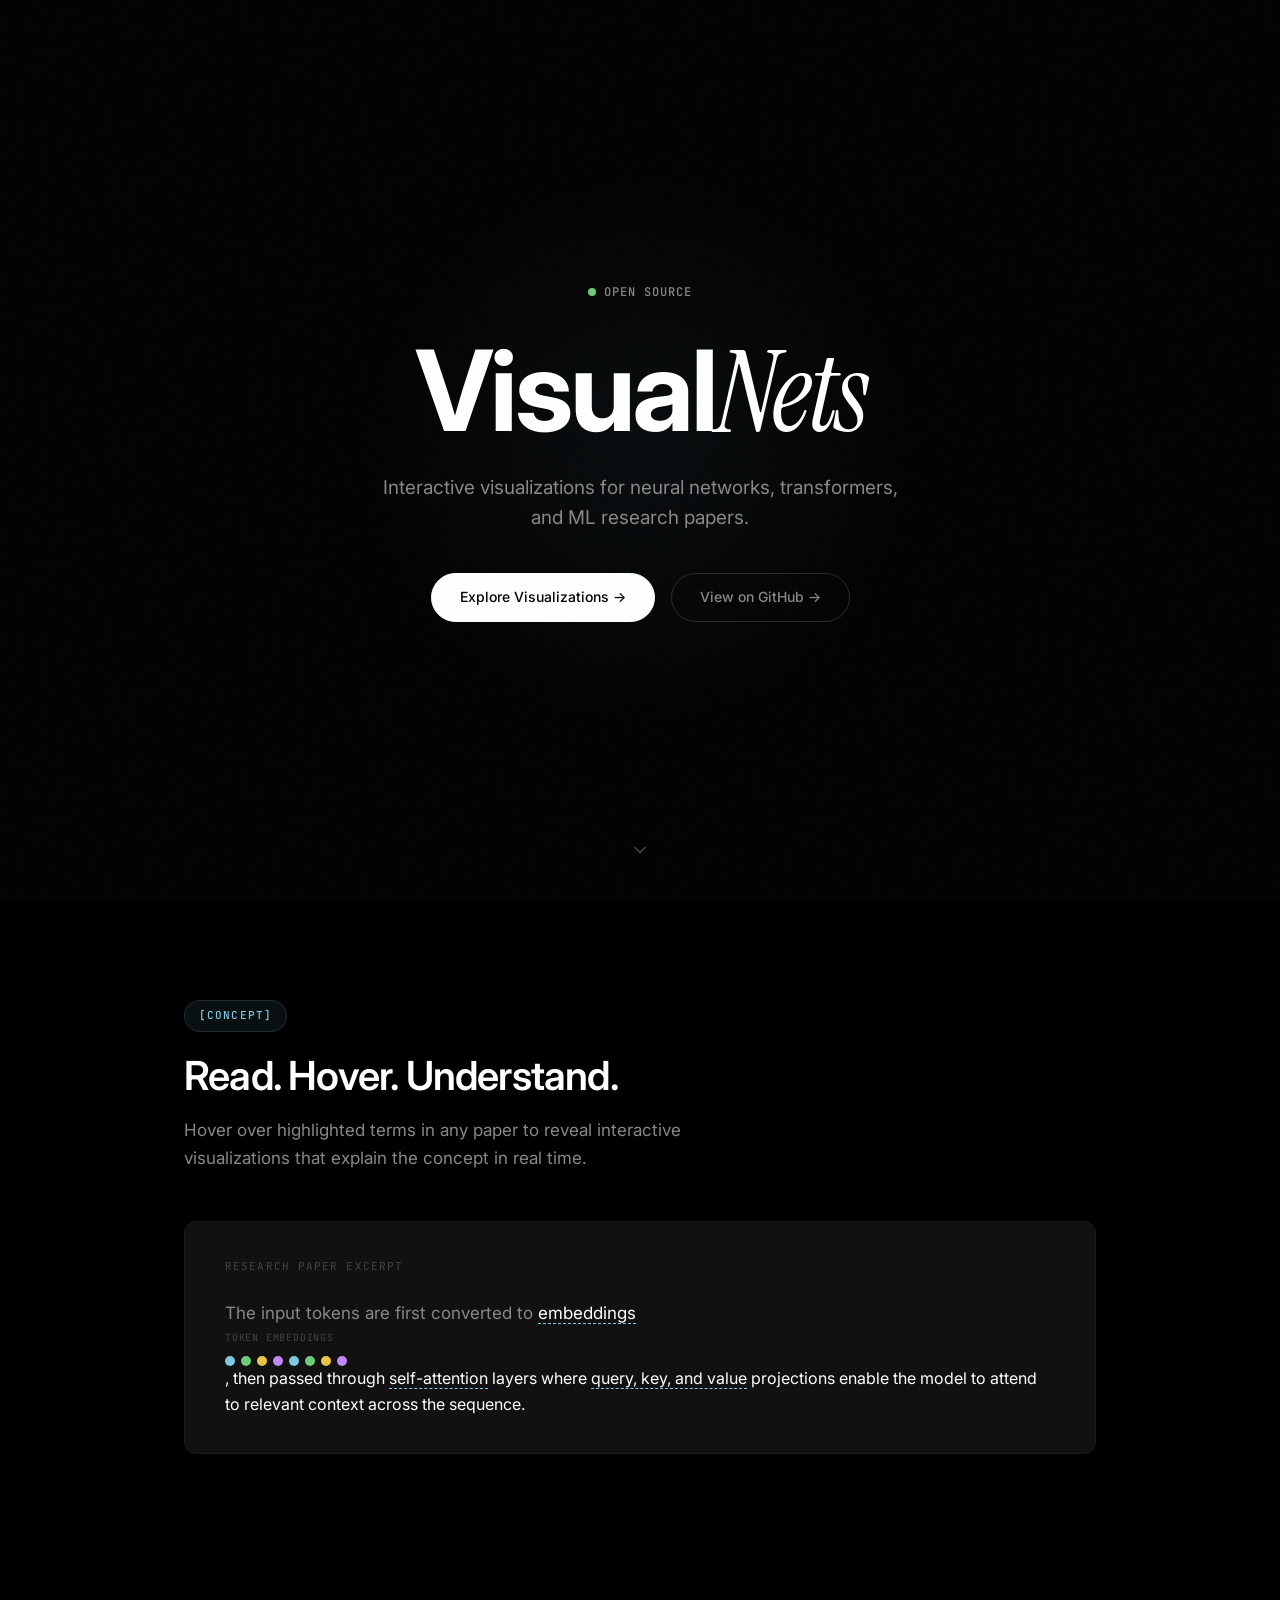
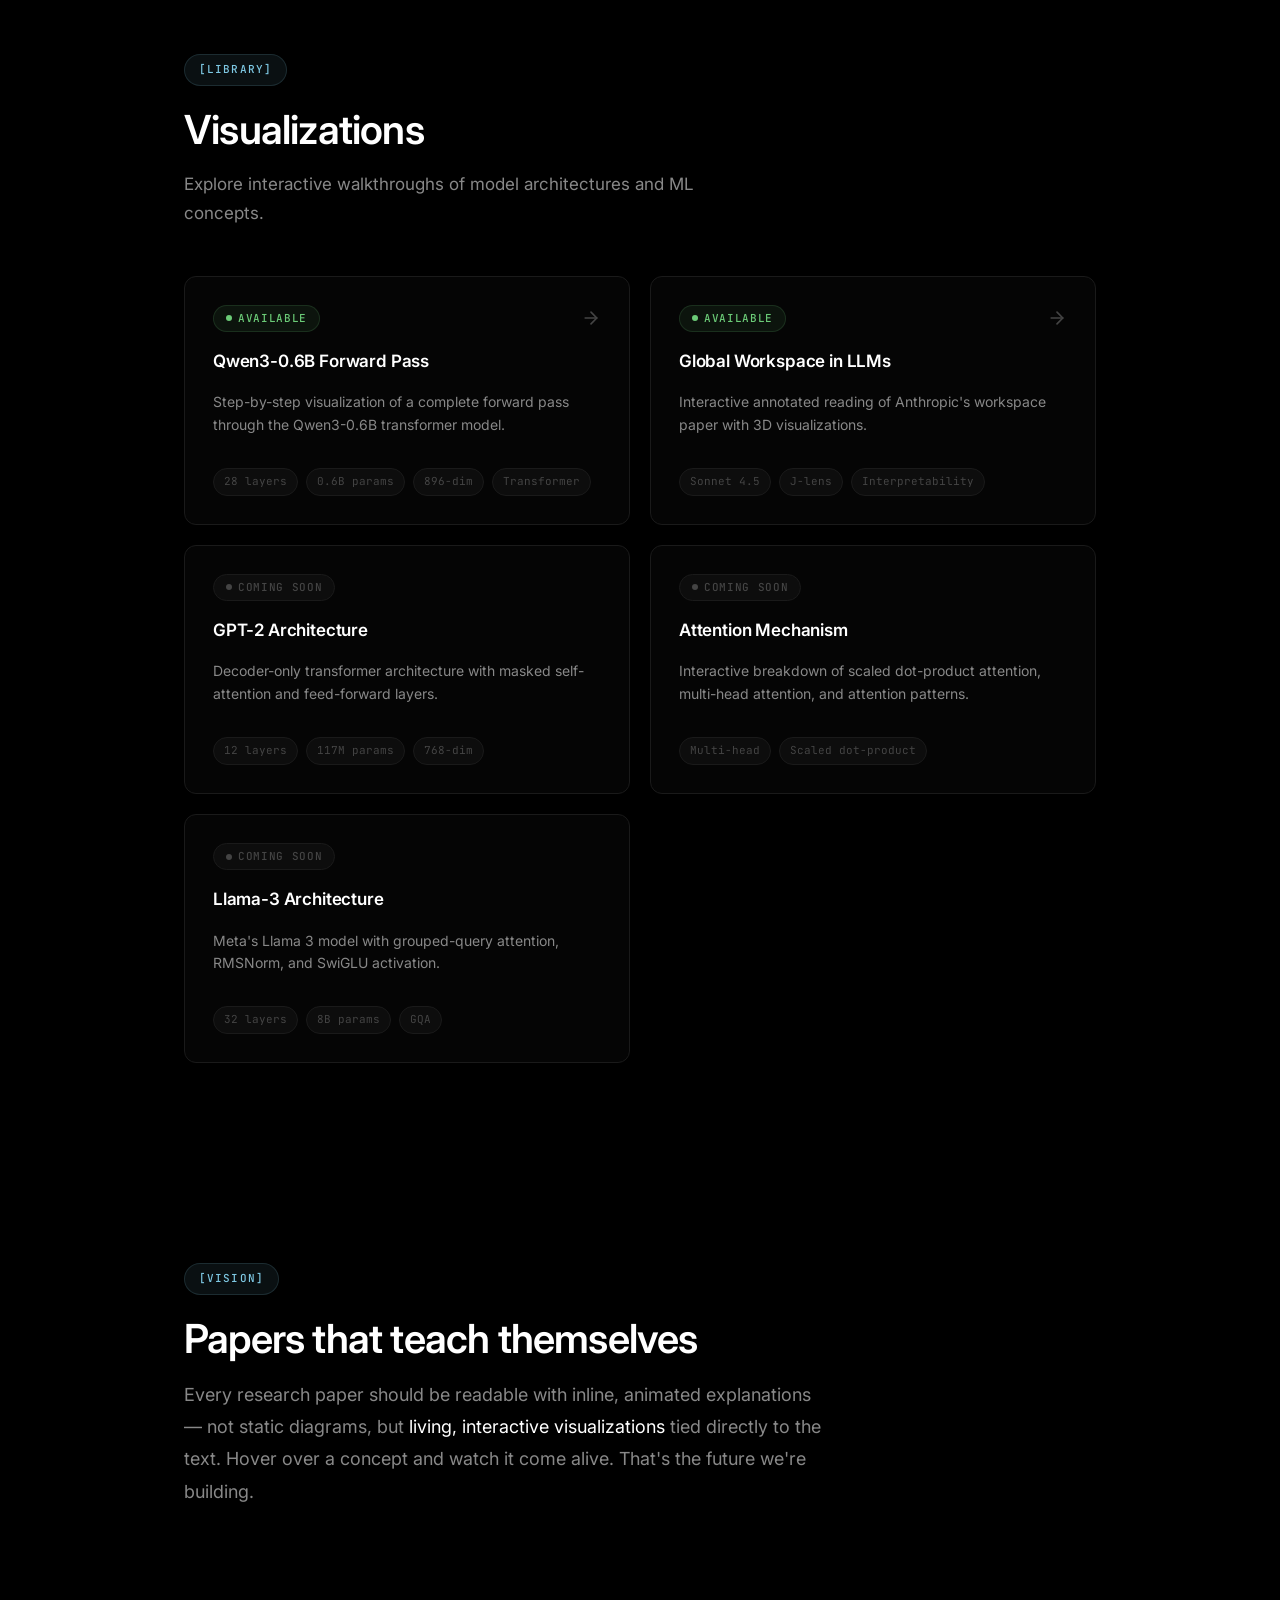
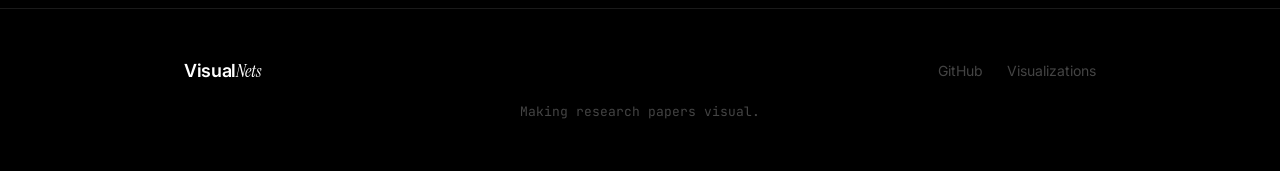
<file: index.html>
<!DOCTYPE html>
<html lang="en">
<head>
  <meta charset="UTF-8">
  <meta name="viewport" content="width=device-width, initial-scale=1.0">
  <title>visualNets — Interactive Neural Network Visualizations</title>
  <meta name="description" content="Interactive visualizations for neural networks, transformers, and ML research papers.">

  <!-- Fonts -->
  <link rel="preconnect" href="https://fonts.googleapis.com">
  <link rel="preconnect" href="https://fonts.gstatic.com" crossorigin>
  <link href="https://fonts.googleapis.com/css2?family=Instrument+Serif:ital@1&family=Inter:wght@400;500;600;700&family=JetBrains+Mono:wght@400;500&display=swap" rel="stylesheet">

  <link rel="stylesheet" href="styles.css">
</head>
<body>

  <!-- ═══ HERO ═══ -->
  <section class="hero">
    <div class="hero-glow" aria-hidden="true"></div>
    <div class="hero-content container">
      <div class="hero-badge">
        <span class="pulse-dot" aria-hidden="true"></span>
        Open Source
      </div>
      <h1 class="hero-title">
        <span class="hero-title-visual">Visual</span><span class="hero-title-nets">Nets</span>
      </h1>
      <p class="hero-subtitle">
        Interactive visualizations for neural networks, transformers, and ML research papers.
      </p>
      <div class="hero-ctas">
        <a href="#library" class="btn btn-primary">Explore Visualizations &rarr;</a>
        <a href="https://github.com/singhdevhub-lovepreet/visualNets" class="btn btn-ghost" target="_blank" rel="noopener noreferrer">View on GitHub &rarr;</a>
      </div>
    </div>
    <div class="scroll-indicator" aria-hidden="true">
      <svg viewBox="0 0 24 24" fill="none" stroke="currentColor" stroke-width="2" stroke-linecap="round" stroke-linejoin="round">
        <polyline points="6 9 12 15 18 9"></polyline>
      </svg>
    </div>
  </section>

  <!-- ═══ CONCEPT PREVIEW ═══ -->
  <section class="concept" id="concept">
    <div class="container">
      <div class="reveal">
        <span class="section-label">[concept]</span>
        <h2 class="section-heading">Read. Hover. Understand.</h2>
        <p class="section-subtitle">
          Hover over highlighted terms in any paper to reveal interactive visualizations that explain the concept in real time.
        </p>
      </div>

      <div class="concept-demo reveal" style="--d: 0.15s">
        <div class="paper-card">
          <div class="paper-card-label">Research paper excerpt</div>
          <p class="paper-text">
            The input tokens are first converted to
            <span class="hover-target" data-viz="embeddings">embeddings<span class="hover-viz" id="viz-embeddings">
                <div class="hover-viz-label">Token Embeddings</div>
                <div class="embedding-dots">
                  <span class="embedding-dot" style="background: #7ec8e3"></span>
                  <span class="embedding-dot" style="background: #6bcb77"></span>
                  <span class="embedding-dot" style="background: #e8c547"></span>
                  <span class="embedding-dot" style="background: #c084fc"></span>
                  <span class="embedding-dot" style="background: #7ec8e3"></span>
                  <span class="embedding-dot" style="background: #6bcb77"></span>
                  <span class="embedding-dot" style="background: #e8c547"></span>
                  <span class="embedding-dot" style="background: #c084fc"></span>
                </div>
              </span></span>, then passed
            through
            <span class="hover-target" data-viz="attention">self-attention<span class="hover-viz" id="viz-attention">
                <div class="hover-viz-label">Attention Heatmap</div>
                <div class="attention-grid" id="attention-grid">
                  <!-- cells generated by JS -->
                </div>
              </span></span>
            layers where
            <span class="hover-target" data-viz="qkv">query, key, and value<span class="hover-viz" id="viz-qkv">
                <div class="hover-viz-label">QKV Projections</div>
                <div class="qkv-vectors">
                  <div class="qkv-vector">
                    <div class="qkv-bar" style="width: 10px; height: 32px; background: #e8c547;"></div>
                    <span style="color: #e8c547;">Q</span>
                  </div>
                  <div class="qkv-vector">
                    <div class="qkv-bar" style="width: 10px; height: 44px; background: #6bcb77;"></div>
                    <span style="color: #6bcb77;">K</span>
                  </div>
                  <div class="qkv-vector">
                    <div class="qkv-bar" style="width: 10px; height: 28px; background: #c084fc;"></div>
                    <span style="color: #c084fc;">V</span>
                  </div>
                </div>
              </span></span>
            projections enable the model to attend to relevant context across the sequence.
          </p>
        </div>
      </div>
    </div>
  </section>

  <!-- ═══ LIBRARY ═══ -->
  <section class="library" id="library">
    <div class="container">
      <div class="reveal">
        <span class="section-label">[library]</span>
        <h2 class="section-heading">Visualizations</h2>
        <p class="section-subtitle">
          Explore interactive walkthroughs of model architectures and ML concepts.
        </p>
      </div>

      <div class="viz-grid">
        <!-- Qwen3 -->
        <a href="qwen3-visualizer-package/qwen3-visualizer.html" class="card viz-card viz-card--available reveal" style="--d: 0.1s">
          <div class="viz-card-header">
            <span class="status-pill status-pill--available">
              <span class="status-dot"></span>
              Available
            </span>
            <svg class="viz-card-arrow" width="20" height="20" viewBox="0 0 24 24" fill="none" stroke="currentColor" stroke-width="2" stroke-linecap="round" stroke-linejoin="round">
              <line x1="5" y1="12" x2="19" y2="12"></line>
              <polyline points="12 5 19 12 12 19"></polyline>
            </svg>
          </div>
          <h3 class="viz-card-title">Qwen3-0.6B Forward Pass</h3>
          <p class="viz-card-desc">Step-by-step visualization of a complete forward pass through the Qwen3-0.6B transformer model.</p>
          <div class="spec-chips">
            <span class="spec-chip">28 layers</span>
            <span class="spec-chip">0.6B params</span>
            <span class="spec-chip">896-dim</span>
            <span class="spec-chip">Transformer</span>
          </div>
        </a>

        <!-- Global Workspace -->
        <a href="workspace-paper/workspace.html" class="card viz-card viz-card--available reveal" style="--d: 0.2s">
          <div class="viz-card-header">
            <span class="status-pill status-pill--available">
              <span class="status-dot"></span>
              Available
            </span>
            <svg class="viz-card-arrow" width="20" height="20" viewBox="0 0 24 24" fill="none" stroke="currentColor" stroke-width="2" stroke-linecap="round" stroke-linejoin="round">
              <line x1="5" y1="12" x2="19" y2="12"></line>
              <polyline points="12 5 19 12 12 19"></polyline>
            </svg>
          </div>
          <h3 class="viz-card-title">Global Workspace in LLMs</h3>
          <p class="viz-card-desc">Interactive annotated reading of Anthropic's workspace paper with 3D visualizations.</p>
          <div class="spec-chips">
            <span class="spec-chip">Sonnet 4.5</span>
            <span class="spec-chip">J-lens</span>
            <span class="spec-chip">Interpretability</span>
          </div>
        </a>

        <!-- GPT-2 placeholder -->
        <div class="card viz-card viz-card--disabled reveal" style="--d: 0.3s">
          <div class="viz-card-header">
            <span class="status-pill status-pill--coming">
              <span class="status-dot"></span>
              Coming Soon
            </span>
          </div>
          <h3 class="viz-card-title">GPT-2 Architecture</h3>
          <p class="viz-card-desc">Decoder-only transformer architecture with masked self-attention and feed-forward layers.</p>
          <div class="spec-chips">
            <span class="spec-chip">12 layers</span>
            <span class="spec-chip">117M params</span>
            <span class="spec-chip">768-dim</span>
          </div>
        </div>

        <!-- Attention Mechanism placeholder -->
        <div class="card viz-card viz-card--disabled reveal" style="--d: 0.4s">
          <div class="viz-card-header">
            <span class="status-pill status-pill--coming">
              <span class="status-dot"></span>
              Coming Soon
            </span>
          </div>
          <h3 class="viz-card-title">Attention Mechanism</h3>
          <p class="viz-card-desc">Interactive breakdown of scaled dot-product attention, multi-head attention, and attention patterns.</p>
          <div class="spec-chips">
            <span class="spec-chip">Multi-head</span>
            <span class="spec-chip">Scaled dot-product</span>
          </div>
        </div>

        <!-- Llama-3 placeholder -->
        <div class="card viz-card viz-card--disabled reveal" style="--d: 0.5s">
          <div class="viz-card-header">
            <span class="status-pill status-pill--coming">
              <span class="status-dot"></span>
              Coming Soon
            </span>
          </div>
          <h3 class="viz-card-title">Llama-3 Architecture</h3>
          <p class="viz-card-desc">Meta's Llama 3 model with grouped-query attention, RMSNorm, and SwiGLU activation.</p>
          <div class="spec-chips">
            <span class="spec-chip">32 layers</span>
            <span class="spec-chip">8B params</span>
            <span class="spec-chip">GQA</span>
          </div>
        </div>
      </div>
    </div>
  </section>

  <!-- ═══ VISION ═══ -->
  <section class="vision" id="vision">
    <div class="container">
      <div class="reveal">
        <span class="section-label">[vision]</span>
        <h2 class="section-heading">Papers that teach themselves</h2>
      </div>
      <p class="vision-text reveal" style="--d: 0.15s">
        Every research paper should be readable with inline, animated explanations &mdash; not static diagrams, but <em>living, interactive visualizations</em> tied directly to the text. Hover over a concept and watch it come alive. That's the future we're building.
      </p>
    </div>
  </section>

  <!-- ═══ FOOTER ═══ -->
  <footer class="footer">
    <div class="container">
      <div class="footer-inner">
        <div class="footer-wordmark">Visual<span>Nets</span></div>
        <nav class="footer-links">
          <a href="https://github.com/singhdevhub-lovepreet/visualNets" class="footer-link" target="_blank" rel="noopener noreferrer">GitHub</a>
          <a href="#library" class="footer-link">Visualizations</a>
        </nav>
      </div>
      <p class="footer-tagline">Making research papers visual.</p>
    </div>
  </footer>

  <script src="main.js"></script>
</body>
</html>
</file>
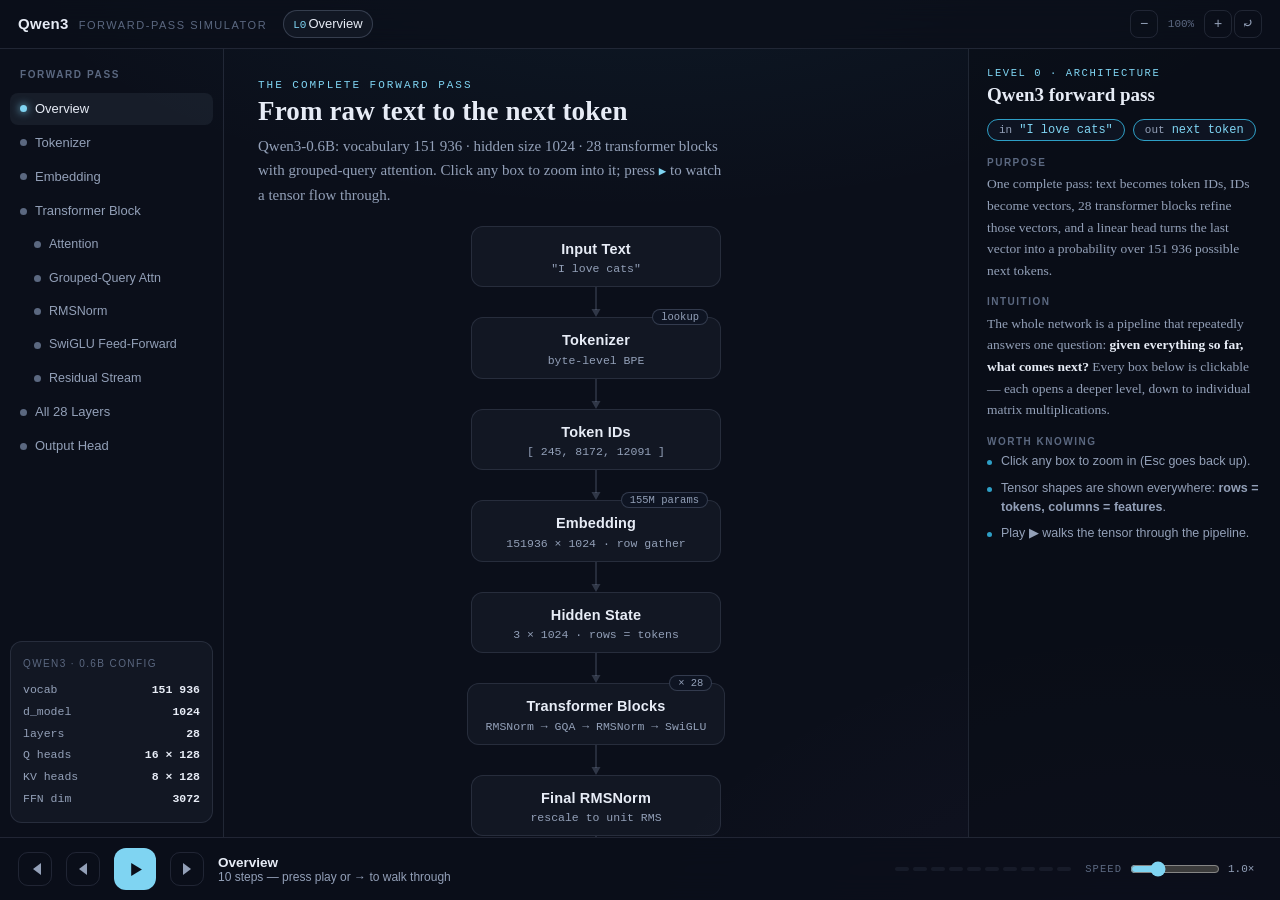
<file: qwen3-visualizer-package/qwen3-visualizer.html>
<!doctype html>
<html lang="en">
<head>
<meta charset="utf-8">
<meta name="viewport" content="width=device-width, initial-scale=1">
<title>Qwen3 Forward Pass — Interactive Simulator</title>
<style>
/* ============================================================
   Qwen3 Forward-Pass Simulator
   Ground: deep blue-black. Data glows; chrome stays quiet.
   Roles: flow=cyan · Q=amber · K=mint · V=lilac · winner=gold
   ============================================================ */
:root{
  --bg:#0B0F1A;
  --bg-2:#0E1422;
  --glass:rgba(148,163,190,.055);
  --glass-2:rgba(148,163,190,.09);
  --line:rgba(148,163,190,.16);
  --line-2:rgba(148,163,190,.28);
  --ink:#E7ECF6;
  --ink-2:#93A0B8;
  --ink-3:#5B6880;

  /* validated categorical fills (marks) */
  --c-flow:#2E9FC6; --c-q:#D07E33; --c-k:#2FA97C; --c-v:#9C6BD9; --c-gold:#B78C1F;
  /* bright text/glow tints of the same hues (labels only — identity is also in words) */
  --t-flow:#7FD4F2; --t-q:#F2AA60; --t-k:#5FDCAB; --t-v:#CBA4F4; --t-gold:#EFCB63;

  --mono:ui-monospace,"SF Mono",Menlo,Consolas,"Liberation Mono",monospace;
  --serif:"New York","Iowan Old Style",Palatino,Georgia,serif;
  --sans:-apple-system,BlinkMacSystemFont,"Segoe UI",Roboto,Helvetica,Arial,sans-serif;

  --r:12px;
  --zoom:1;
}
*{box-sizing:border-box;margin:0;padding:0}
html,body{height:100%}
body{
  background:
    radial-gradient(1100px 500px at 50% -10%, rgba(46,159,198,.08), transparent 60%),
    radial-gradient(900px 600px at 90% 110%, rgba(156,107,217,.05), transparent 60%),
    var(--bg);
  color:var(--ink);
  font:15px/1.55 var(--sans);
  display:flex;flex-direction:column;
  overflow:hidden;
  -webkit-font-smoothing:antialiased;
}
button{font:inherit;color:inherit;background:none;border:none;cursor:pointer}
:focus-visible{outline:2px solid var(--t-flow);outline-offset:2px;border-radius:6px}

/* ---------- top bar ---------- */
.topbar{
  display:flex;align-items:center;gap:16px;
  padding:10px 18px;border-bottom:1px solid var(--line);
  background:rgba(11,15,26,.75);backdrop-filter:blur(14px);
  z-index:30;flex:none;
}
.brand{display:flex;align-items:baseline;gap:10px;white-space:nowrap}
.brand b{font-weight:650;letter-spacing:.02em}
.brand .sub{font-size:11px;letter-spacing:.14em;text-transform:uppercase;color:var(--ink-3)}
.crumb{display:flex;align-items:center;gap:6px;flex:1;min-width:0;overflow:hidden}
.crumb .sep{color:var(--ink-3)}
.crumb button{
  font-size:13px;color:var(--ink-2);padding:3px 9px;border-radius:99px;
  border:1px solid transparent;white-space:nowrap;
}
.crumb button:hover{color:var(--ink);background:var(--glass)}
.crumb button.here{color:var(--ink);border-color:var(--line-2);background:var(--glass)}
.crumb .lvl{font:11px var(--mono);color:var(--t-flow);margin-right:2px}
.zoomer{display:flex;align-items:center;gap:2px;flex:none}
.zoomer button{
  width:28px;height:28px;border-radius:8px;border:1px solid var(--line);
  color:var(--ink-2);display:grid;place-items:center;font-size:14px;
}
.zoomer button:hover{color:var(--ink);background:var(--glass)}
.zoomer .zlab{font:11px var(--mono);color:var(--ink-3);width:42px;text-align:center}

/* ---------- app grid ---------- */
.app{flex:1;display:grid;grid-template-columns:224px minmax(0,1fr) 312px;min-height:0}

/* ---------- left rail ---------- */
.rail{
  border-right:1px solid var(--line);padding:14px 10px;
  display:flex;flex-direction:column;gap:2px;overflow-y:auto;
}
.rail h3{
  font-size:10px;letter-spacing:.16em;text-transform:uppercase;
  color:var(--ink-3);padding:4px 10px 8px;font-weight:600;
}
.rail button{
  text-align:left;padding:6px 10px;border-radius:8px;font-size:13px;color:var(--ink-2);
  display:flex;align-items:center;gap:8px;
}
.rail button:hover{background:var(--glass);color:var(--ink)}
.rail button.on{background:var(--glass-2);color:var(--ink)}
.rail button.sub{padding-left:24px;font-size:12.5px}
.rail .dot{width:7px;height:7px;border-radius:99px;background:var(--ink-3);flex:none}
.rail button.on .dot{background:var(--t-flow);box-shadow:0 0 8px var(--t-flow)}
.spec{
  margin-top:auto;padding:12px;border:1px solid var(--line);border-radius:var(--r);
  background:var(--glass);font:11.5px/1.9 var(--mono);color:var(--ink-2);
}
.spec b{color:var(--ink);font-weight:600}
.spec .row{display:flex;justify-content:space-between;gap:8px}
.spec .hd{font-family:var(--sans);font-size:10px;letter-spacing:.14em;text-transform:uppercase;color:var(--ink-3);margin-bottom:6px}

/* ---------- stage ---------- */
.stage-wrap{overflow:auto;position:relative;min-width:0}
#stage{
  transform:scale(var(--zoom));transform-origin:top center;
  padding:30px 34px 90px;max-width:1060px;margin:0 auto;
  display:flex;flex-direction:column;align-items:center;gap:0;
}
.scene-title{width:100%;max-width:860px;margin-bottom:18px}
.scene-title .eyebrow{
  font:11px var(--mono);letter-spacing:.18em;text-transform:uppercase;color:var(--t-flow);
}
.scene-title h1{
  font:600 27px/1.2 var(--serif);letter-spacing:.005em;margin:4px 0 6px;text-wrap:balance;
}
.scene-title p{font:15px/1.65 var(--serif);color:var(--ink-2);max-width:62ch}
.scene-title p code{font:12.5px var(--mono);color:var(--t-flow)}

/* ---------- glass cards / flow boxes ---------- */
.glass{
  background:var(--glass);border:1px solid var(--line);border-radius:var(--r);
  backdrop-filter:blur(10px);
}
.flowbox{
  position:relative;min-width:250px;max-width:390px;
  background:var(--glass);border:1px solid var(--line);border-radius:var(--r);
  padding:11px 18px;text-align:center;cursor:pointer;
  transition:border-color .25s,box-shadow .3s,background .25s,transform .25s;
}
.flowbox:hover{border-color:var(--line-2);background:var(--glass-2);transform:translateY(-1px)}
.flowbox .bt{font-size:14.5px;font-weight:600;letter-spacing:.01em}
.flowbox .bs{font:11.5px var(--mono);color:var(--ink-2);margin-top:2px}
.flowbox .badge{
  position:absolute;top:-9px;right:12px;font:10.5px var(--mono);
  padding:1px 8px;border-radius:99px;border:1px solid var(--line-2);
  background:var(--bg-2);color:var(--ink-2);
}
.flowbox.lit{
  border-color:color-mix(in srgb,var(--t-flow) 55%,transparent);
  box-shadow:0 0 0 1px color-mix(in srgb,var(--t-flow) 25%,transparent),0 0 26px rgba(46,159,198,.22);
  background:var(--glass-2);
}
.flowbox.dim{opacity:.5}
.flowbox .zoomhint{
  position:absolute;inset:auto 8px 6px auto;font-size:10px;color:var(--ink-3);
  opacity:0;transition:opacity .2s;
}
.flowbox:hover .zoomhint{opacity:1}
.arr{display:flex;flex-direction:column;align-items:center;color:var(--ink-3);flex:none}
.arr svg{display:block}
.arr .stem{stroke:var(--line-2);stroke-width:1.5}
.arr .head{fill:var(--line-2)}
.arr.lit .stem{stroke:var(--t-flow)}
.arr.lit .head{fill:var(--t-flow)}
.arr .flowdash{
  stroke:var(--t-flow);stroke-width:2;stroke-dasharray:4 7;opacity:0;
}
.arr.lit .flowdash{opacity:.9;animation:dashmove .8s linear infinite}
@keyframes dashmove{to{stroke-dashoffset:-11}}

/* ---------- tensor chips ---------- */
.chip{
  display:inline-flex;align-items:baseline;gap:7px;
  font:12px var(--mono);padding:3px 11px;border-radius:99px;
  border:1px solid var(--line-2);background:var(--bg-2);color:var(--ink);
  white-space:nowrap;
}
.chip .nm{color:var(--ink-2);font-size:11px}
.chip.flow{border-color:var(--c-flow);color:var(--t-flow)}
.chip.q{border-color:var(--c-q);color:var(--t-q)}
.chip.k{border-color:var(--c-k);color:var(--t-k)}
.chip.v{border-color:var(--c-v);color:var(--t-v)}
.chip.gold{border-color:var(--c-gold);color:var(--t-gold)}
.chip.big{font-size:13px;padding:5px 14px}

/* the traveling tensor during play */
.traveler{
  position:fixed;z-index:60;pointer-events:none;
  font:12px var(--mono);padding:4px 13px;border-radius:99px;
  border:1px solid var(--t-flow);background:rgba(11,15,26,.92);color:var(--t-flow);
  box-shadow:0 0 18px rgba(127,212,242,.35);white-space:nowrap;
}
.mote{
  position:fixed;z-index:55;width:6px;height:6px;border-radius:99px;
  pointer-events:none;opacity:0;
}

/* ---------- matrices ---------- */
.mtx{display:inline-flex;flex-direction:column;gap:6px;align-items:center}
.mtx .cap{font:11.5px var(--mono);color:var(--ink-2);display:flex;gap:8px;align-items:baseline}
.mtx .cap b{color:var(--ink);font-weight:600;font-family:var(--sans);font-size:12.5px}
.mtx-grid{
  display:grid;gap:3px;padding:8px;border-radius:10px;
  border:1px solid var(--line);background:rgba(6,9,16,.55);
}
.cell{
  min-width:44px;height:26px;border-radius:5px;display:grid;place-items:center;
  font:11px var(--mono);color:var(--ink-2);background:var(--glass);
  transition:background .35s,color .35s,box-shadow .35s,opacity .35s;
  font-variant-numeric:tabular-nums;
}
.cell.hd{background:none;color:var(--ink-3);font-size:10px;min-width:34px}
.cell.rowhd{background:none;color:var(--ink-2);justify-self:end;padding-right:6px;font-size:11px}
.cell.dots{background:none;color:var(--ink-3);min-width:20px}
.cell.hide{opacity:0}
.cell.masked{
  color:var(--ink-3);
  background:repeating-linear-gradient(135deg,rgba(148,163,190,.10) 0 3px,transparent 3px 7px);
}
.cell.pulse{box-shadow:0 0 0 1.5px var(--t-flow),0 0 14px rgba(127,212,242,.5);color:var(--ink)}

/* heatmap cells get inline background; give hover ring */
.cell.heat{cursor:default;color:#06121a;font-weight:600}
.cell.heat.lo{color:var(--ink-2);font-weight:400}
.cell.heat:hover{box-shadow:0 0 0 1.5px var(--ink)}

/* embedding matrix graphic */
.embwall{
  position:relative;width:198px;border-radius:10px;border:1px solid var(--line);
  background:
    repeating-linear-gradient(180deg,rgba(148,163,190,.09) 0 1px,transparent 1px 7px),
    linear-gradient(180deg,rgba(46,159,198,.06),rgba(156,107,217,.05)),
    rgba(6,9,16,.6);
  overflow:hidden;
}
.embrow{
  position:absolute;left:0;right:0;height:8px;border-radius:2px;
  background:transparent;transition:background .3s,box-shadow .3s;
}
.embrow.lit{background:color-mix(in srgb,var(--c-flow) 75%,transparent);box-shadow:0 0 12px rgba(127,212,242,.6)}
.embrow .tag{
  position:absolute;right:calc(100% + 8px);top:50%;transform:translateY(-50%);
  font:10.5px var(--mono);color:var(--ink-3);white-space:nowrap;transition:color .3s;
}
.embrow.lit .tag{color:var(--t-flow)}

/* ---------- weight boxes (Wq etc.) ---------- */
.wbox{
  width:96px;height:72px;border-radius:10px;border:1px dashed var(--line-2);
  display:flex;flex-direction:column;align-items:center;justify-content:center;gap:2px;
  background:
    repeating-linear-gradient(45deg,rgba(148,163,190,.05) 0 4px,transparent 4px 9px),
    var(--glass);
  transition:border-color .3s,box-shadow .3s;
}
.wbox b{font:600 13px var(--sans)}
.wbox span{font:10px var(--mono);color:var(--ink-3)}
.wbox.lit{box-shadow:0 0 18px rgba(127,212,242,.25)}
.wbox.q{border-color:var(--c-q)} .wbox.q b{color:var(--t-q)}
.wbox.k{border-color:var(--c-k)} .wbox.k b{color:var(--t-k)}
.wbox.v{border-color:var(--c-v)} .wbox.v b{color:var(--t-v)}
.wbox.n{border-color:var(--line-2)}

/* ---------- generic reveal ---------- */
.rv{opacity:0;transform:translateY(10px);transition:opacity .5s ease,transform .5s ease}
.rv.on{opacity:1;transform:none}
.fadegroup{transition:opacity .4s}
.fadegroup.dim{opacity:.35}

/* ---------- operators ---------- */
.op{
  font:15px var(--mono);color:var(--ink-2);width:34px;height:34px;border-radius:99px;
  border:1px solid var(--line);display:grid;place-items:center;flex:none;background:var(--bg-2);
}
.op.lit{color:var(--t-flow);border-color:var(--t-flow);box-shadow:0 0 12px rgba(127,212,242,.35)}

/* ---------- token cards ---------- */
.tokcard{
  display:flex;flex-direction:column;align-items:center;gap:6px;
  padding:12px 18px;border-radius:var(--r);border:1px solid var(--line);
  background:var(--glass);min-width:96px;transition:border-color .3s,box-shadow .3s;
}
.tokcard .tw{font:600 17px var(--serif)}
.tokcard .tid{font:12px var(--mono);color:var(--t-flow)}
.tokcard.lit{border-color:var(--c-flow);box-shadow:0 0 16px rgba(46,159,198,.25)}

/* ---------- neurons (FFN) ---------- */
.neuronrow{display:flex;gap:6px;flex-wrap:wrap;justify-content:center;max-width:560px}
.neuron{
  width:16px;height:16px;border-radius:99px;background:var(--glass-2);
  border:1px solid var(--line);transition:all .5s;
}
.neuron.hot{background:var(--c-k);border-color:var(--t-k);box-shadow:0 0 10px rgba(95,220,171,.55)}
.neuron.cold{opacity:.28;transform:scale(.75)}

/* ---------- bars (logits) ---------- */
.barfield{
  display:flex;align-items:flex-end;gap:2px;height:120px;padding:10px 12px 0;
  border-bottom:1px solid var(--line-2);
}
.bar{
  width:9px;border-radius:3px 3px 0 0;background:var(--c-flow);
  transition:height .7s cubic-bezier(.5,0,.3,1),background .4s,opacity .4s;
  height:2px;min-height:2px;
}
.bar.win{background:var(--c-gold);box-shadow:0 0 14px rgba(239,203,99,.45)}

/* ---------- probability list ---------- */
.problist{display:flex;flex-direction:column;gap:8px;width:330px}
.probrow{display:grid;grid-template-columns:86px 1fr 52px;gap:10px;align-items:center}
.probrow .pw{font:600 14px var(--serif);text-align:right}
.probrow .pv{font:12px var(--mono);color:var(--ink-2);text-align:right;font-variant-numeric:tabular-nums}
.probrow .ptrack{height:10px;border-radius:99px;background:var(--glass);overflow:hidden}
.probrow .pfill{height:100%;border-radius:99px;background:var(--c-flow);width:0;transition:width .9s cubic-bezier(.5,0,.3,1)}
.probrow.win .pfill{background:var(--c-gold)}
.probrow.win .pw,.probrow.win .pv{color:var(--t-gold)}
.probrow.win .ptrack{box-shadow:0 0 14px rgba(239,203,99,.3)}

/* ---------- KV cache bars ---------- */
.kv{display:flex;flex-direction:column;gap:6px;width:360px}
.kv .kvlab{display:flex;justify-content:space-between;font:11px var(--mono);color:var(--ink-2)}
.kvtrack{height:18px;border-radius:6px;background:var(--glass);overflow:hidden;border:1px solid var(--line)}
.kvfill{height:100%;background:repeating-linear-gradient(90deg,var(--c-v) 0 14px,color-mix(in srgb,var(--c-v) 70%,#000) 14px 16px);transition:width 1.2s cubic-bezier(.5,0,.3,1)}

/* ---------- head cards (GQA) ---------- */
.headcard{
  display:flex;flex-direction:column;gap:5px;padding:10px;border-radius:10px;
  border:1px solid var(--line);background:var(--glass);align-items:center;
  transition:opacity .5s,transform .5s;
}
.headcard .hlab{font:10.5px var(--mono);color:var(--ink-3)}
.minichip{
  font:10.5px var(--mono);padding:2px 9px;border-radius:6px;border:1px solid;
  transition:opacity .5s,transform .6s cubic-bezier(.5,0,.3,1);
}
.minichip.q{border-color:var(--c-q);color:var(--t-q);background:color-mix(in srgb,var(--c-q) 14%,transparent)}
.minichip.k{border-color:var(--c-k);color:var(--t-k);background:color-mix(in srgb,var(--c-k) 14%,transparent)}
.minichip.v{border-color:var(--c-v);color:var(--t-v);background:color-mix(in srgb,var(--c-v) 14%,transparent)}

/* ---------- inspector ---------- */
.inspector{
  border-left:1px solid var(--line);overflow-y:auto;padding:18px 18px 90px;
  background:rgba(9,12,21,.5);
}
.inspector .itag{
  font:10.5px var(--mono);letter-spacing:.15em;text-transform:uppercase;color:var(--t-flow);
}
.inspector h2{font:600 19px/1.25 var(--serif);margin:4px 0 12px;text-wrap:balance}
.ifield{margin-bottom:13px}
.ifield .fl{
  font-size:10px;letter-spacing:.15em;text-transform:uppercase;color:var(--ink-3);
  font-weight:600;margin-bottom:3px;
}
.ifield .fv{font:13.5px/1.6 var(--serif);color:var(--ink-2)}
.ifield .fv b{color:var(--ink);font-weight:600}
.ifield .fv.mono{font:12px/1.7 var(--mono);color:var(--ink)}
.ishapes{display:flex;gap:8px;flex-wrap:wrap;margin-bottom:14px}
.formula{
  font:13px/1.7 var(--mono);color:var(--ink);padding:10px 12px;border-radius:10px;
  border:1px solid var(--line);background:rgba(6,9,16,.6);overflow-x:auto;white-space:nowrap;
}
.formula .fq{color:var(--t-q)} .formula .fk{color:var(--t-k)}
.formula .fv2{color:var(--t-v)} .formula .ff{color:var(--t-flow)}
.ifacts{list-style:none;display:flex;flex-direction:column;gap:7px}
.ifacts li{
  font:12.5px/1.55 var(--sans);color:var(--ink-2);padding-left:14px;position:relative;
}
.ifacts li::before{content:"";position:absolute;left:0;top:8px;width:5px;height:5px;border-radius:99px;background:var(--c-flow)}

/* ---------- transport ---------- */
.transport{
  flex:none;display:flex;align-items:center;gap:14px;
  padding:10px 18px;border-top:1px solid var(--line);
  background:rgba(11,15,26,.85);backdrop-filter:blur(14px);z-index:30;
}
.tbtn{
  width:34px;height:34px;border-radius:10px;border:1px solid var(--line);
  display:grid;place-items:center;color:var(--ink-2);
}
.tbtn:hover{color:var(--ink);background:var(--glass)}
.tbtn svg{display:block}
.tbtn.play{
  width:42px;height:42px;border-radius:12px;color:var(--bg);
  background:var(--t-flow);border-color:transparent;
}
.tbtn.play:hover{background:#9AE0F8}
.caption{flex:1;min-width:0}
.caption .stepname{font:600 13.5px var(--sans);color:var(--ink);white-space:nowrap;overflow:hidden;text-overflow:ellipsis}
.caption .stepdesc{font:12px var(--sans);color:var(--ink-2);white-space:nowrap;overflow:hidden;text-overflow:ellipsis}
.progress{display:flex;gap:4px;align-items:center;flex:none}
.pip{width:14px;height:4px;border-radius:99px;background:var(--glass-2);transition:background .3s}
.pip.done{background:var(--c-flow)}
.pip.now{background:var(--t-flow);box-shadow:0 0 8px rgba(127,212,242,.6)}
.speed{display:flex;align-items:center;gap:8px;flex:none}
.speed label{font:10.5px var(--mono);color:var(--ink-3);letter-spacing:.1em}
.speed input{accent-color:var(--t-flow);width:90px}
.speed .sval{font:11px var(--mono);color:var(--ink-2);width:34px}

/* ---------- tooltip ---------- */
.tip{
  position:fixed;z-index:80;pointer-events:none;max-width:270px;
  padding:8px 12px;border-radius:10px;border:1px solid var(--line-2);
  background:rgba(13,18,30,.96);backdrop-filter:blur(8px);
  font:12.5px/1.5 var(--sans);color:var(--ink);
  box-shadow:0 8px 28px rgba(0,0,0,.5);opacity:0;transition:opacity .12s;
}
.tip.on{opacity:1}
.tip .tt{font-weight:650;margin-bottom:2px}
.tip .tm{font:11px var(--mono);color:var(--t-flow)}
.tip .td{color:var(--ink-2)}

/* ---------- misc layout helpers ---------- */
.hrow{display:flex;align-items:center;gap:14px;justify-content:center;flex-wrap:wrap}
.vcol{display:flex;flex-direction:column;align-items:center;gap:0}
.panel{padding:18px 22px}
.note{
  font:13px/1.6 var(--serif);color:var(--ink-2);max-width:56ch;text-align:center;
}
.note b{color:var(--ink)}
.linkchip{
  font:11.5px var(--mono);color:var(--t-flow);border:1px solid var(--c-flow);
  border-radius:99px;padding:3px 12px;cursor:pointer;background:transparent;
}
.linkchip:hover{background:color-mix(in srgb,var(--c-flow) 15%,transparent)}
.keycap{font:10.5px var(--mono);border:1px solid var(--line-2);border-radius:5px;padding:0 5px;color:var(--ink-2)}

/* residual rivers */
.river-main{stroke:var(--t-flow);stroke-width:3;fill:none;stroke-dasharray:6 9}
.river-branch{stroke:var(--t-q);stroke-width:3;fill:none;stroke-dasharray:6 9}
.river-anim{animation:dashmove 1s linear infinite}
.river-static{stroke:var(--line-2);stroke-width:1.5;fill:none}

/* layer stack */
.layerbar{
  width:330px;padding:6px 14px;border-radius:9px;border:1px solid var(--line);
  background:var(--glass);font:11.5px var(--mono);color:var(--ink-2);
  display:flex;justify-content:space-between;align-items:center;
  transition:border-color .25s,box-shadow .25s,background .25s;
}
.layerbar.lit{
  border-color:var(--t-flow);color:var(--ink);background:var(--glass-2);
  box-shadow:0 0 14px rgba(127,212,242,.28);
}
.layerbar.done{border-color:color-mix(in srgb,var(--c-flow) 45%,transparent);color:var(--ink-2)}

@media (max-width:1180px){
  .app{grid-template-columns:minmax(0,1fr) 300px}
  .rail{display:none}
}
@media (max-width:900px){
  .app{grid-template-columns:minmax(0,1fr)}
  .inspector{
    position:fixed;right:0;top:49px;bottom:63px;width:min(320px,88vw);
    transform:translateX(100%);transition:transform .3s;z-index:40;
    background:rgba(9,12,21,.97);
  }
  .inspector.open{transform:none}
  .itoggle{display:grid !important}
}
.itoggle{
  display:none;position:fixed;right:14px;top:60px;z-index:41;
  width:36px;height:36px;border-radius:99px;border:1px solid var(--line-2);
  background:var(--bg-2);color:var(--t-flow);place-items:center;font:600 15px var(--serif);
}
@media (prefers-reduced-motion:reduce){
  *,*::before,*::after{animation-duration:.01ms !important;transition-duration:.01ms !important}
}
</style>
</head>
<body data-palette="#2E9FC6,#D07E33,#2FA97C,#9C6BD9,#B78C1F">
<div class="topbar">
  <div class="brand"><b>Qwen3</b><span class="sub">Forward-Pass Simulator</span></div>
  <nav class="crumb" id="crumb" aria-label="Depth breadcrumb"></nav>
  <div class="zoomer">
    <button id="zoomOut" title="Zoom out" aria-label="Zoom out">−</button>
    <span class="zlab" id="zoomLab">100%</span>
    <button id="zoomIn" title="Zoom in" aria-label="Zoom in">+</button>
    <button id="zoomReset" title="Reset camera" aria-label="Reset camera">⤾</button>
  </div>
</div>

<div class="app">
  <nav class="rail" id="rail" aria-label="Pipeline navigator"></nav>
  <main class="stage-wrap" id="stageWrap"><div id="stage"></div></main>
  <aside class="inspector" id="inspector" aria-label="Component inspector"></aside>
</div>
<button class="itoggle" id="itoggle" aria-label="Toggle inspector">i</button>

<footer class="transport">
  <button class="tbtn" id="btnRestart" title="Restart scene" aria-label="Restart">
    <svg width="14" height="14" viewBox="0 0 14 14"><path d="M3 1v12M13 1 5 7l8 6V1z" fill="currentColor"/></svg>
  </button>
  <button class="tbtn" id="btnPrev" title="Previous step (←)" aria-label="Previous step">
    <svg width="14" height="14" viewBox="0 0 14 14"><path d="M11 1 3 7l8 6V1z" fill="currentColor"/></svg>
  </button>
  <button class="tbtn play" id="btnPlay" title="Play / pause (space)" aria-label="Play or pause">
    <svg id="icoPlay" width="15" height="15" viewBox="0 0 14 14"><path d="M3 1l10 6-10 6V1z" fill="currentColor"/></svg>
    <svg id="icoPause" width="15" height="15" viewBox="0 0 14 14" style="display:none"><path d="M3 1h3v12H3zM8 1h3v12H8z" fill="currentColor"/></svg>
  </button>
  <button class="tbtn" id="btnNext" title="Next step (→)" aria-label="Next step">
    <svg width="14" height="14" viewBox="0 0 14 14"><path d="M3 1l8 6-8 6V1z" fill="currentColor"/></svg>
  </button>
  <div class="caption">
    <div class="stepname" id="stepName">Welcome</div>
    <div class="stepdesc" id="stepDesc">Press play, or click any box to zoom in.</div>
  </div>
  <div class="progress" id="progress"></div>
  <div class="speed">
    <label for="speedCtl">SPEED</label>
    <input id="speedCtl" type="range" min="0.25" max="3" step="0.25" value="1">
    <span class="sval" id="speedVal">1.0×</span>
  </div>
</footer>

<div class="tip" id="tip" role="tooltip"></div>

<script>
'use strict';
/* ================= utilities ================= */
const $=s=>document.querySelector(s);
const RM=matchMedia('(prefers-reduced-motion: reduce)').matches;
const SPEED={v:1};
const dur=ms=>RM?1:ms/SPEED.v;

function h(tag,attrs={},...kids){
  const e=document.createElement(tag);
  for(const[k,v]of Object.entries(attrs||{})){
    if(v==null||v===false)continue;
    if(k==='class')e.className=v;
    else if(k==='style'&&typeof v==='object')Object.assign(e.style,v);
    else if(k.startsWith('on'))e.addEventListener(k.slice(2),v);
    else if(k==='html')e.innerHTML=v;
    else e.setAttribute(k,v===true?'':v);
  }
  for(const kd of kids.flat(9)){
    if(kd==null)continue;
    if(typeof kd==='string'&&(/<[a-zA-Z]/.test(kd)||/&[a-z]+;/.test(kd))){
      const s=document.createElement('span');s.innerHTML=kd;e.append(s);
    }else e.append(kd.nodeType?kd:document.createTextNode(kd));
  }
  return e;
}
function sv(tag,attrs={},...kids){
  const e=document.createElementNS('http://www.w3.org/2000/svg',tag);
  for(const[k,v]of Object.entries(attrs||{}))if(v!=null)e.setAttribute(k,v);
  for(const kd of kids.flat(9))if(kd!=null)e.append(kd.nodeType?kd:document.createTextNode(kd));
  return e;
}
/* deterministic pseudo-random numbers so hover values stay consistent */
function rng(seed){let a=seed>>>0;return()=>{a|=0;a=a+0x6D2B79F5|0;let t=Math.imul(a^a>>>15,1|a);t=t+Math.imul(t^t>>>7,61|t)^t;return((t^t>>>14)>>>0)/4294967296}}
function vals(seed,n,scale=1.6){const r=rng(seed);return Array.from({length:n},()=>((r()*2-1)*scale))}
const f2=x=>(x>=0?' ':'')+x.toFixed(2);

/* motes: particles flying between two elements */
function fly(fromEl,toEl,{color='var(--t-flow)',n=7,ms=850,size=6}={}){
  if(RM||!fromEl||!toEl)return Promise.resolve();
  const sr=fromEl.getBoundingClientRect(),tr=toEl.getBoundingClientRect();
  const r=Math.random;
  const ps=[];
  for(let i=0;i<n;i++){
    const d=h('div',{class:'mote'});
    d.style.width=d.style.height=size+'px';
    d.style.background=color;d.style.boxShadow=`0 0 10px ${color}`;
    const x0=sr.left+sr.width*(0.25+r()*0.5),y0=sr.top+sr.height*(0.3+r()*0.4);
    const x1=tr.left+tr.width*(0.25+r()*0.5),y1=tr.top+tr.height*(0.3+r()*0.4);
    d.style.left=x0+'px';d.style.top=y0+'px';
    document.body.appendChild(d);
    const bow=(r()-0.5)*46;
    const a=d.animate([
      {transform:'translate(0,0)',opacity:0},
      {opacity:1,offset:.12},
      {transform:`translate(${(x1-x0)/2+bow}px,${(y1-y0)/2}px)`,opacity:1,offset:.5},
      {transform:`translate(${x1-x0}px,${y1-y0}px)`,opacity:.9,offset:.88},
      {transform:`translate(${x1-x0}px,${y1-y0}px)`,opacity:0}
    ],{duration:dur(ms),delay:i*dur(55),easing:'cubic-bezier(.45,0,.25,1)'});
    ps.push(a.finished.catch(()=>{}).then(()=>d.remove()));
  }
  return Promise.all(ps);
}
/* traveling tensor chip moving from one box to another */
function travel(fromEl,toEl,text,ms=900){
  if(RM||!fromEl||!toEl)return Promise.resolve();
  const sr=fromEl.getBoundingClientRect(),tr=toEl.getBoundingClientRect();
  const d=h('div',{class:'traveler'},text);
  document.body.appendChild(d);
  const w=d.getBoundingClientRect().width;
  const x0=sr.left+sr.width/2-w/2,y0=sr.bottom-12;
  const x1=tr.left+tr.width/2-w/2,y1=tr.top-12;
  d.style.left=x0+'px';d.style.top=y0+'px';
  const a=d.animate([
    {transform:'translate(0,0)',opacity:0},
    {opacity:1,offset:.15},
    {transform:`translate(${x1-x0}px,${y1-y0}px)`,opacity:1,offset:.9},
    {transform:`translate(${x1-x0}px,${y1-y0}px)`,opacity:0}
  ],{duration:dur(ms),easing:'cubic-bezier(.5,0,.3,1)'});
  return a.finished.catch(()=>{}).then(()=>d.remove());
}
/* staggered helper */
function stagger(items,fn,step=70){
  items.forEach((it,i)=>setTimeout(()=>fn(it,i),RM?0:dur(step)*i));
  return new Promise(res=>setTimeout(res,RM?0:dur(step)*items.length+dur(300)));
}

/* ================= shared widgets ================= */
/* vertical arrow between flow boxes */
function arrow(hgt=30){
  const a=h('div',{class:'arr'});
  a.append(sv('svg',{width:16,height:hgt,viewBox:`0 0 16 ${hgt}`},
    sv('line',{class:'stem',x1:8,y1:0,x2:8,y2:hgt-7}),
    sv('line',{class:'flowdash',x1:8,y1:0,x2:8,y2:hgt-7}),
    sv('path',{class:'head',d:`M8 ${hgt} L3.5 ${hgt-8} L12.5 ${hgt-8} Z`})
  ));
  return a;
}
/* small matrix: data = 2D array of strings/numbers; opts for labels */
function matrixEl({name,shape,rows,rowHds,colHds,cls='',cellCls=null,hidden=false}){
  const grid=h('div',{class:'mtx-grid'});
  const nc=rows[0].length+(rowHds?1:0);
  grid.style.gridTemplateColumns=`repeat(${nc},auto)`;
  if(colHds){
    if(rowHds)grid.append(h('div',{class:'cell hd'}));
    colHds.forEach(c=>grid.append(h('div',{class:'cell hd'},c)));
  }
  const cells=[];
  rows.forEach((row,ri)=>{
    if(rowHds)grid.append(h('div',{class:'cell rowhd'},rowHds[ri]));
    row.forEach((v,ci)=>{
      const extra=cellCls?cellCls(ri,ci,v):'';
      const c=h('div',{class:'cell '+extra+(hidden?' hide':'')},v==null?'':String(v));
      cells.push(c);grid.append(c);
    });
  });
  const cap=h('div',{class:'cap'},h('b',{},name),shape?h('span',{},shape):null);
  return{el:h('div',{class:'mtx '+cls},cap,grid),cells,grid,cap};
}
/* row of sampled vector numbers with ellipsis: [a b c … z] */
function vecRow(seed,count=8,scale=1.4){
  const v=vals(seed,count,scale);
  const out=v.map(x=>f2(x));
  out.splice(count-1,0,'…');
  return out;
}
function sceneHeader(eyebrow,title,sub){
  return h('div',{class:'scene-title'},
    h('div',{class:'eyebrow'},eyebrow),
    h('h1',{},title),
    sub?h('p',{html:sub}):null);
}

/* ================= tooltip ================= */
const tipEl=$('#tip');
let tipTarget=null;
document.addEventListener('pointerover',e=>{
  const t=e.target.closest('[data-tip]');
  if(t===tipTarget)return;
  tipTarget=t;
  if(!t){tipEl.classList.remove('on');return}
  tipEl.innerHTML=t.dataset.tip;
  tipEl.classList.add('on');
});
document.addEventListener('pointermove',e=>{
  if(!tipTarget)return;
  const w=tipEl.offsetWidth,hh=tipEl.offsetHeight;
  let x=e.clientX+16,y=e.clientY+14;
  if(x+w>innerWidth-8)x=e.clientX-w-14;
  if(y+hh>innerHeight-8)y=e.clientY-hh-14;
  tipEl.style.left=x+'px';tipEl.style.top=y+'px';
});
document.addEventListener('pointerout',e=>{
  if(tipTarget&&!e.relatedTarget?.closest?.('[data-tip]')){tipTarget=null;tipEl.classList.remove('on')}
});

/* ================= scene engine ================= */
const SCENES={};
const state={sceneId:null,step:-1,playing:false,timer:null,ctx:null};

function stopPlay(){
  state.playing=false;clearTimeout(state.timer);state.timer=null;
  $('#icoPlay').style.display='';$('#icoPause').style.display='none';
}
function mountScene(id){
  stopPlay();
  const sc=SCENES[id];if(!sc)return;
  state.sceneId=id;state.step=-1;
  const stage=$('#stage');
  stage.innerHTML='';
  document.querySelectorAll('.mote,.traveler').forEach(m=>m.remove());
  state.ctx=sc.mount(stage)||{};
  renderCrumb();renderRail();renderProgress();
  setInfo(sc.info);
  $('#stepName').textContent=sc.title;
  $('#stepDesc').textContent=sc.steps.length?`${sc.steps.length} steps — press play or → to walk through`:'';
  $('#stageWrap').scrollTop=0;
}
function navigate(id){mountScene(id);if(SCENES[id].steps.length)applyStep(0,{instant:false,rebuild:false})}
function applyStep(i,{instant=false,rebuild=true}={}){
  const sc=SCENES[state.sceneId];if(!sc||!sc.steps.length)return;
  i=Math.max(0,Math.min(i,sc.steps.length-1));
  if(rebuild){
    const stage=$('#stage');stage.innerHTML='';
    document.querySelectorAll('.mote,.traveler').forEach(m=>m.remove());
    state.ctx=sc.mount(stage)||{};
    for(let k=0;k<i;k++)sc.steps[k].run(state.ctx,{instant:true});
  }
  state.step=i;
  const st=sc.steps[i];
  st.run(state.ctx,{instant:instant||RM});
  setInfo(st.info||sc.info);
  $('#stepName').textContent=`Step ${i+1}/${sc.steps.length} — ${st.name}`;
  $('#stepDesc').textContent=st.caption||'';
  renderProgress();
}
function advance(){
  const sc=SCENES[state.sceneId];
  if(state.step>=sc.steps.length-1){stopPlay();return}
  applyStep(state.step+1,{rebuild:false});
  if(state.playing)scheduleNext();
}
function scheduleNext(){
  const sc=SCENES[state.sceneId];
  const st=sc.steps[state.step];
  clearTimeout(state.timer);
  state.timer=setTimeout(()=>{if(state.playing)advance()},dur(st?.hold||2600));
}
function togglePlay(){
  const sc=SCENES[state.sceneId];
  if(!sc.steps.length)return;
  if(state.playing){stopPlay();return}
  state.playing=true;
  $('#icoPlay').style.display='none';$('#icoPause').style.display='';
  if(state.step>=sc.steps.length-1||state.step<0)applyStep(0,{rebuild:true});
  scheduleNext();
}
function renderProgress(){
  const sc=SCENES[state.sceneId];const p=$('#progress');p.innerHTML='';
  if(!sc)return;
  sc.steps.forEach((_,i)=>{
    p.append(h('div',{class:'pip'+(i<state.step?' done':i===state.step?' now':'')}));
  });
}

/* ================= chrome: crumb / rail / inspector ================= */
function chain(id){const out=[];let c=id;while(c){out.unshift(c);c=SCENES[c].parent}return out}
function renderCrumb(){
  const c=$('#crumb');c.innerHTML='';
  chain(state.sceneId).forEach((id,i,arr)=>{
    if(i)c.append(h('span',{class:'sep'},'›'));
    c.append(h('button',{class:i===arr.length-1?'here':'',onclick:()=>navigate(id)},
      h('span',{class:'lvl'},'L'+SCENES[id].level),SCENES[id].title));
  });
}
const RAIL=[
  ['overview','Overview',0],['tokenizer','Tokenizer',0],['embedding','Embedding',0],
  ['block','Transformer Block',0],['attention','Attention',1],['gqa','Grouped-Query Attn',1],
  ['rmsnorm','RMSNorm',1],['ffn','SwiGLU Feed-Forward',1],['residual','Residual Stream',1],
  ['layers','All 28 Layers',0],['head','Output Head',0]
];
function renderRail(){
  const r=$('#rail');r.innerHTML='';
  r.append(h('h3',{},'Forward pass'));
  RAIL.forEach(([id,label,depth])=>{
    r.append(h('button',{class:(depth?'sub ':'')+(state.sceneId===id?'on':''),onclick:()=>navigate(id)},
      h('span',{class:'dot'}),label));
  });
  r.append(h('div',{class:'spec'},
    h('div',{class:'hd'},'Qwen3 · 0.6B config'),
    h('div',{class:'row'},'vocab',h('b',{},'151 936')),
    h('div',{class:'row'},'d_model',h('b',{},'1024')),
    h('div',{class:'row'},'layers',h('b',{},'28')),
    h('div',{class:'row'},'Q heads',h('b',{},'16 × 128')),
    h('div',{class:'row'},'KV heads',h('b',{},'8 × 128')),
    h('div',{class:'row'},'FFN dim',h('b',{},'3072'))
  ));
}
function setInfo(info){
  const p=$('#inspector');p.innerHTML='';
  if(!info)return;
  p.append(h('div',{class:'itag'},info.tag||'Component'));
  p.append(h('h2',{},info.title));
  if(info.input||info.output){
    p.append(h('div',{class:'ishapes'},
      info.input?h('span',{class:'chip flow'},h('span',{class:'nm'},'in'),info.input):null,
      info.output?h('span',{class:'chip flow'},h('span',{class:'nm'},'out'),info.output):null));
  }
  const field=(l,v,mono)=>v?h('div',{class:'ifield'},h('div',{class:'fl'},l),h('div',{class:'fv'+(mono?' mono':''),html:v})):null;
  const addIf=el=>{if(el)p.append(el)};
  addIf(field('Purpose',info.purpose));
  if(info.formula)p.append(h('div',{class:'ifield'},h('div',{class:'fl'},'Formula'),h('div',{class:'formula',html:info.formula})));
  addIf(field('Intuition',info.intuition));
  addIf(field('Example',info.example));
  if(info.facts)p.append(h('div',{class:'ifield'},h('div',{class:'fl'},'Worth knowing'),
    h('ul',{class:'ifacts'},info.facts.map(f=>h('li',{html:f})))));
}

/* ================= transport wiring ================= */
$('#btnPlay').addEventListener('click',togglePlay);
$('#btnNext').addEventListener('click',()=>{stopPlay();applyStep(state.step+1,{rebuild:false})});
$('#btnPrev').addEventListener('click',()=>{stopPlay();applyStep(Math.max(0,state.step-1),{instant:true})});
$('#btnRestart').addEventListener('click',()=>{stopPlay();mountScene(state.sceneId);applyStep(0,{rebuild:false})});
$('#speedCtl').addEventListener('input',e=>{
  SPEED.v=parseFloat(e.target.value);
  $('#speedVal').textContent=SPEED.v.toFixed(2).replace(/0$/,'')+'×';
});
let zoom=1;
function setZoom(z){
  zoom=Math.min(1.6,Math.max(0.5,z));
  document.documentElement.style.setProperty('--zoom',zoom);
  $('#zoomLab').textContent=Math.round(zoom*100)+'%';
}
$('#zoomIn').addEventListener('click',()=>setZoom(zoom+0.1));
$('#zoomOut').addEventListener('click',()=>setZoom(zoom-0.1));
$('#zoomReset').addEventListener('click',()=>{setZoom(1);$('#stageWrap').scrollTop=0});
$('#itoggle').addEventListener('click',()=>$('#inspector').classList.toggle('open'));
document.addEventListener('keydown',e=>{
  if(e.target.tagName==='INPUT')return;
  if(e.key===' '){e.preventDefault();togglePlay()}
  else if(e.key==='ArrowRight'){stopPlay();applyStep(state.step+1,{rebuild:false})}
  else if(e.key==='ArrowLeft'){stopPlay();applyStep(Math.max(0,state.step-1),{instant:true})}
  else if(e.key==='Escape'){const p=SCENES[state.sceneId]?.parent;if(p)navigate(p)}
});

/* ================= component knowledge (inspector cards) ================= */
const INFO={
overview:{tag:'Level 0 · Architecture',title:'Qwen3 forward pass',
 input:'"I love cats"',output:'next token',
 purpose:'One complete pass: text becomes token IDs, IDs become vectors, 28 transformer blocks refine those vectors, and a linear head turns the last vector into a probability over 151 936 possible next tokens.',
 intuition:'The whole network is a pipeline that repeatedly answers one question: <b>given everything so far, what comes next?</b> Every box below is clickable — each opens a deeper level, down to individual matrix multiplications.',
 facts:['Click any box to zoom in (Esc goes back up).','Tensor shapes are shown everywhere: <b>rows = tokens, columns = features</b>.','Play ▶ walks the tensor through the pipeline.']},
tokenizer:{tag:'Level 1 · Input',title:'Byte-Pair Encoding tokenizer',
 input:'"I love cats"',output:'[3] token IDs',
 purpose:'Neural networks cannot read text. The tokenizer splits the string into subword pieces from a fixed vocabulary of 151 936 entries and replaces each piece with its integer index.',
 formula:'text → subwords → integer IDs',
 intuition:'BPE greedily merges frequent character pairs, so common words are one token while rare words split into pieces. The model never sees letters — only these IDs.',
 example:'"I love cats" → <span style="color:var(--t-flow)">[245, 8172, 12091]</span>',
 facts:['Qwen3 uses a byte-level BPE with 151 936 entries.','A leading space is part of the token: " love" ≠ "love".','Sequence length N here is 3 — it stays 3 through every block.']},
embedding:{tag:'Level 1 · Lookup',title:'Token embedding',
 input:'[3] IDs',output:'3 × 1024',
 purpose:'A learned lookup table of shape 151 936 × 1024. Each token ID selects one row — a 1024-dimensional vector that is the model\'s internal representation of that token.',
 formula:'X = E[ids]&nbsp;&nbsp;<span style="color:var(--ink-3)">// row gather, no matmul</span>',
 intuition:'Think of each row as a point in 1024-dimensional meaning-space. Words used similarly end up near each other, because gradient descent pushed them there.',
 example:'ID 245 → row 245 of E → a vector like [0.42, −1.07, 0.33, …]',
 facts:['This one table holds 151 936 × 1024 ≈ <b>155 M parameters</b>.','Qwen3-0.6B <b>ties</b> this matrix with the output head — the same weights map vectors back to vocabulary scores.','No position info yet — positions enter later via RoPE inside attention.']},
block:{tag:'Level 1 · Core unit',title:'Transformer block (pre-norm)',
 input:'3 × 1024',output:'3 × 1024',
 purpose:'The repeated unit — Qwen3 stacks 28 of these. Each block lets tokens exchange information (attention), then lets each token think alone (feed-forward). Both sub-layers are wrapped in RMSNorm + a residual connection.',
 formula:'x = x + Attn(<span class="ff">RMSNorm</span>(x))<br>x = x + FFN(<span class="ff">RMSNorm</span>(x))',
 intuition:'Shape in = shape out (3×1024), which is exactly what makes stacking 28 of them possible. Each block adds a small refinement to the residual stream rather than replacing it.',
 facts:['<b>Pre-norm</b>: normalization sits inside the branch, so the residual path is a clean identity highway.','Attention mixes <i>across tokens</i>; the FFN mixes <i>across features</i>.','Click Attention or Feed-Forward to explode them into full simulations.']},
attention:{tag:'Level 2 · Token mixing',title:'Grouped-Query Attention',
 input:'3 × 1024',output:'3 × 1024',
 purpose:'The only place where tokens communicate. Every token builds a query, compares it against every earlier token\'s key, and takes a weighted blend of their values.',
 formula:'softmax(&thinsp;<span class="fq">Q</span><span class="fk">Kᵀ</span> / √128&thinsp;)&thinsp;<span class="fv2">V</span>',
 intuition:'Each token decides which other tokens matter before updating its own representation. The √d divisor keeps dot products from saturating softmax.',
 example:'"cats" asks: <i>which earlier word tells me who does the loving?</i> — and pulls 62 % of its update from " love".',
 facts:['16 query heads × 128 dims = 2048; only 8 key/value heads × 128 = 1024 (GQA).','Qwen3 applies <b>RMSNorm to Q and K per head</b> before RoPE — a stability trick.','A causal mask hides future tokens: position i may only look at ≤ i.']},
gqa:{tag:'Level 2 · Efficiency',title:'Grouped-Query Attention (GQA)',
 input:'16 Q heads',output:'8 KV heads',
 purpose:'Instead of giving every query head its own key/value pair, pairs of query heads share one KV head: 16 Q heads, 8 KV heads. This halves the KV-cache that must live in GPU memory during generation.',
 formula:'group size = 16 / 8 = 2 Q heads per KV head',
 intuition:'Queries carry the "what am I looking for" — they need diversity. Keys and values are "what is stored here" — heads can share them with almost no quality loss.',
 facts:['KV cache per token per layer: MHA 2·16·128 = 4096 values → GQA 2·8·128 = <b>2048 values (−50 %)</b>.','Generation speed is usually bound by moving the KV cache through memory, so smaller cache = faster decoding.','MQA (1 shared KV head) is the extreme; GQA is the sweet spot.']},
rmsnorm:{tag:'Level 2 · Stability',title:'RMSNorm',
 input:'… × 1024',output:'… × 1024',
 purpose:'Rescales each token\'s vector so its root-mean-square is 1, then multiplies by a learned per-feature gain γ. Applied before attention, before the FFN, on Q and K, and once after the last block.',
 formula:'y = x / √(mean(x²) + ε) · γ',
 intuition:'After many residual additions, activations drift to wild magnitudes. RMSNorm puts every token back on a common scale so the next layer sees inputs in the range it was trained for.',
 example:'[18, 241, −55, 900] → ÷ RMS 466.8 → [0.04, 0.52, −0.12, 1.93]',
 facts:['Unlike LayerNorm it <b>skips mean-subtraction</b> — cheaper, and works just as well.','γ is 1024 learned numbers; there is no bias β.','ε ≈ 1e−6 avoids division by zero.']},
ffn:{tag:'Level 2 · Feature mixing',title:'SwiGLU feed-forward',
 input:'3 × 1024',output:'3 × 1024',
 purpose:'Each token is processed independently: expand 1024 → 3072 twice (a gate path and a value path), multiply them elementwise, and project back 3072 → 1024. This is where most of the model\'s knowledge lives.',
 formula:'FFN(x) = W<sub>down</sub>( SiLU(W<sub>gate</sub>x) ⊙ W<sub>up</sub>x )',
 intuition:'The gate decides <i>which</i> of 3072 learned feature detectors fire for this token; the up-projection says <i>what</i> they contribute. Multiplying them lets the network switch circuits on and off per token.',
 example:'gate ≈ 0 → neuron silenced · gate ≈ 1 → neuron passes through',
 facts:['SiLU(x) = x · sigmoid(x) — a smooth, non-monotonic ReLU.','Three weight matrices ≈ 9.4 M params per layer — the biggest chunk of each block.','No token ever looks at another token here — pure per-position computation.']},
residual:{tag:'Level 2 · Signal routing',title:'Residual connection',
 input:'x and F(x)',output:'x + F(x)',
 purpose:'The block\'s input flows around the computation unchanged and is added back to the branch output. Every sub-layer therefore learns a correction to the stream, not a replacement of it.',
 formula:'x<sub>out</sub> = x + F(RMSNorm(x))',
 intuition:'Think of one river (the residual stream) with 56 small tributaries across 28 blocks. Information from the embedding can reach layer 28 untouched — and gradients ride the same highway backwards, which is what makes 28-layer training stable.',
 facts:['Identity path has <b>no weights</b> — it is a plain addition.','If a block learns nothing useful, F(x) ≈ 0 and the block is a no-op instead of destroying the signal.','This is why shapes must stay 3×1024 everywhere: you can only add tensors of equal shape.']},
layers:{tag:'Level 1 · Depth',title:'28 stacked blocks',
 input:'3 × 1024',output:'3 × 1024',
 purpose:'The same block architecture repeats 28 times with independent weights. Early layers resolve syntax and local structure; deeper layers assemble long-range meaning and world knowledge.',
 formula:'x ← Block<sub>ℓ</sub>(x)&nbsp;&nbsp;for ℓ = 1 … 28',
 intuition:'Each pass adds a finer-grained refinement to every token\'s vector. The shape never changes — only the meaning packed inside the 1024 numbers does.',
 facts:['Same code, 28 different weight sets.','The hidden state that reaches the output head has been additively refined 56 times (attention + FFN per block).','During generation the KV cache stores keys/values for all 28 layers.']},
head:{tag:'Level 1 · Prediction',title:'Output head → next token',
 input:'1 × 1024',output:'151 936 probs',
 purpose:'Take the final vector of the <b>last</b> token, apply one last RMSNorm, then a linear map to 151 936 logits — one score per vocabulary entry. Softmax turns scores into a probability distribution.',
 formula:'p = softmax( RMSNorm(h<sub>last</sub>) · Wᵀ )',
 intuition:'The head asks: which embedding row does this vector point most in the direction of? Because weights are tied, that is literally a dot product with every token\'s embedding.',
 example:'"I love cats ▁" → " and" 0.31 · "." 0.24 · " because" 0.12 …',
 facts:['Only the last token\'s vector is used to predict the next token.','Greedy decoding picks the argmax; sampling draws from the distribution (temperature reshapes it).','The chosen token is appended and the whole pass repeats — that is autoregressive generation.']},
};

/* ================= scene: overview ================= */
SCENES.overview={
 id:'overview',title:'Overview',level:0,parent:null,info:INFO.overview,
 mount(stage){
  stage.append(sceneHeader('The complete forward pass','From raw text to the next token',
   'Qwen3-0.6B: vocabulary 151 936 · hidden size 1024 · 28 transformer blocks with grouped-query attention. Click any box to zoom into it; press <code>▶</code> to watch a tensor flow through.'));
  const boxes=[
   {id:'input', t:'Input Text', s:'"I love cats"', go:'tokenizer', shape:'"I love cats"'},
   {id:'tok', t:'Tokenizer', s:'byte-level BPE', go:'tokenizer', badge:'lookup', shape:'3 tokens'},
   {id:'ids', t:'Token IDs', s:'[ 245, 8172, 12091 ]', go:'tokenizer', shape:'[3] int'},
   {id:'emb', t:'Embedding', s:'151936 × 1024 · row gather', go:'embedding', badge:'155M params', shape:'3 × 1024'},
   {id:'hid', t:'Hidden State', s:'3 × 1024 · rows = tokens', go:'embedding', shape:'3 × 1024'},
   {id:'blocks', t:'Transformer Blocks', s:'RMSNorm → GQA → RMSNorm → SwiGLU', go:'block', badge:'× 28', shape:'3 × 1024'},
   {id:'fnorm', t:'Final RMSNorm', s:'rescale to unit RMS', go:'rmsnorm', shape:'3 × 1024'},
   {id:'lmhead', t:'Linear Output Head', s:'1024 → 151936 · tied weights', go:'head', shape:'1 × 151936'},
   {id:'smax', t:'Softmax', s:'logits → probabilities', go:'head', shape:'Σ = 1'},
   {id:'pred', t:'Next Token Prediction', s:'" and" · p = 0.31', go:'head', shape:'1 token'},
  ];
  const ctx={boxes:{},arrows:[],order:boxes.map(b=>b.id),shapes:{}};
  const col=h('div',{class:'vcol'});
  boxes.forEach((b,i)=>{
   if(i){const a=arrow();ctx.arrows.push(a);col.append(a)}
   const el=h('div',{class:'flowbox',role:'button',tabindex:'0',
     onclick:()=>navigate(b.go),
     onkeydown:e=>{if(e.key==='Enter')navigate(b.go)}},
    b.badge?h('span',{class:'badge'},b.badge):null,
    h('div',{class:'bt'},b.t),h('div',{class:'bs'},b.s),
    h('span',{class:'zoomhint'},'click to zoom ⌕'));
   ctx.boxes[b.id]=el;ctx.shapes[b.id]=b.shape;
   col.append(el);
  });
  stage.append(col);
  return ctx;
 },
 steps:[
  {name:'Input text',hold:2000,caption:'Everything starts as a plain string.',
   run(c){light(c,'input')}},
  {name:'Tokenize',hold:2400,caption:'BPE splits the string into 3 subword pieces.',
   info:INFO.tokenizer,run(c,o){step(c,'input','tok','"I love cats"',o)}},
  {name:'Token IDs',hold:2200,caption:'Each piece becomes an integer index into the vocabulary.',
   info:INFO.tokenizer,run(c,o){step(c,'tok','ids','3 tokens',o)}},
  {name:'Embed',hold:2400,caption:'Each ID selects a 1024-dim row of the embedding table.',
   info:INFO.embedding,run(c,o){step(c,'ids','emb','[3] int',o)}},
  {name:'Hidden state',hold:2400,caption:'3 tokens × 1024 features — the tensor every block will refine.',
   info:INFO.embedding,run(c,o){step(c,'emb','hid','3 × 1024',o)}},
  {name:'28 transformer blocks',hold:3000,caption:'Attention mixes tokens; SwiGLU mixes features — 28 times.',
   info:INFO.block,run(c,o){step(c,'hid','blocks','3 × 1024',o)}},
  {name:'Final RMSNorm',hold:2200,caption:'One last rescale before scoring the vocabulary.',
   info:INFO.rmsnorm,run(c,o){step(c,'blocks','fnorm','3 × 1024',o)}},
  {name:'Output head',hold:2600,caption:'The last token\'s vector is scored against all 151 936 embeddings.',
   info:INFO.head,run(c,o){step(c,'fnorm','lmhead','1 × 1024',o)}},
  {name:'Softmax',hold:2200,caption:'Logits become a probability distribution that sums to 1.',
   info:INFO.head,run(c,o){step(c,'lmhead','smax','1 × 151936',o)}},
  {name:'Prediction',hold:2600,caption:'Highest probability wins: " and" (p = 0.31). Append it, repeat.',
   info:INFO.head,run(c,o){step(c,'smax','pred','Σ = 1',o);c.boxes.pred.style.borderColor='var(--c-gold)';c.boxes.pred.style.boxShadow='0 0 26px rgba(239,203,99,.3)'}},
 ]
};
/* overview helpers */
function light(c,id){
  c.order.forEach(k=>c.boxes[k].classList.remove('lit'));
  c.arrows.forEach(a=>a.classList.remove('lit'));
  c.boxes[id].classList.add('lit');
  c.boxes[id].scrollIntoView({block:'nearest',behavior:RM?'auto':'smooth'});
}
function step(c,from,to,shapeText,o){
  const i=c.order.indexOf(to);
  if(c.arrows[i-1])c.arrows[i-1].classList.add('lit');
  if(!o.instant)travel(c.boxes[from],c.boxes[to],shapeText,700);
  setTimeout(()=>light(c,to),o.instant?0:dur(450));
}

/* ================= scene: tokenizer ================= */
SCENES.tokenizer={
 id:'tokenizer',title:'Tokenizer',level:1,parent:'overview',info:INFO.tokenizer,
 mount(stage){
  stage.append(sceneHeader('Step 1 · Level 1','Text becomes token IDs',
   'The model has a fixed vocabulary of <code>151 936</code> subword pieces. Byte-pair encoding finds the longest known pieces in the input and swaps each for its integer index.'));
  const ctx={};
  ctx.raw=h('div',{style:{font:'600 30px/1.3 var(--serif)',letterSpacing:'.01em',padding:'18px 30px'}},'"I love cats"');
  const pieces=[['I','245','var(--t-flow)'],[' love','8172','var(--t-k)'],[' cats','12091','var(--t-v)']];
  ctx.split=h('div',{class:'hrow rv',style:{gap:'6px'}},
   pieces.map(([w,,col])=>h('span',{style:{font:'600 30px var(--serif)',padding:'2px 8px',borderRadius:'8px',
     borderBottom:`3px solid ${col}`,whiteSpace:'pre'}},w)));
  ctx.cards=pieces.map(([w,id])=>h('div',{class:'tokcard rv',
    'data-tip':`<div class="tt">Token "${w.trim()}"</div><div class="tm">vocabulary index ${id}</div><div class="td">One of 151 936 entries in Qwen3's BPE vocabulary.</div>`},
   h('div',{class:'tw'},JSON.stringify(w)),h('div',{class:'tid'},'#'+id)));
  ctx.seq=h('div',{class:'rv vcol',style:{gap:'10px'}},
   h('div',{class:'chip flow big'},h('span',{class:'nm'},'token ids'),'[ 245, 8172, 12091 ]'),
   h('div',{class:'note'},'A tensor of shape <b>[3]</b> — sequence length N = 3. This N never changes inside the network.'));
  stage.append(h('div',{class:'vcol',style:{gap:'4px'}},
   ctx.raw,arrow(34),ctx.split,arrow(34),
   h('div',{class:'hrow'},ctx.cards),arrow(34),ctx.seq));
  return ctx;
 },
 steps:[
  {name:'Raw string',hold:1800,caption:'The model receives plain UTF-8 text.',
   run(c){c.raw.style.opacity='1'}},
  {name:'Split into subwords',hold:2400,caption:'BPE greedily matches the longest vocabulary pieces. Note the leading spaces.',
   run(c){c.split.classList.add('on')}},
  {name:'Look up IDs',hold:2600,caption:'Each piece becomes a card carrying its vocabulary index — hover them.',
   run(c,o){
    stagger(c.cards,(card,i)=>{card.classList.add('on');if(!o.instant)setTimeout(()=>card.classList.add('lit'),dur(150))},260);
    if(!o.instant)fly(c.split,c.cards[1],{n:6,ms:700});
   }},
  {name:'Integer sequence',hold:2600,caption:'The text is now a [3] tensor of integers — ready to index the embedding table.',
   run(c){c.seq.classList.add('on')}},
 ]
};

/* ================= scene: embedding ================= */
SCENES.embedding={
 id:'embedding',title:'Embedding',level:1,parent:'overview',info:INFO.embedding,
 mount(stage){
  stage.append(sceneHeader('Step 2 · Level 1','IDs select rows of a 151 936 × 1024 table',
   'No multiplication happens here — an embedding is a <code>row gather</code>. ID 245 simply copies out row 245: a vector of 1024 learned numbers.'));
  const ctx={ids:[245,8172,12091],words:['I',' love',' cats']};
  /* left: the wall */
  const wall=h('div',{class:'embwall',style:{height:'320px'}});
  ctx.rowEls=[];
  const rowsY={245:0.18,8172:0.47,12091:0.78};
  for(const[id,frac]of Object.entries(rowsY)){
   const r=h('div',{class:'embrow',style:{top:`calc(${frac*100}% )`}},
     h('span',{class:'tag'},'row '+id));
   ctx.rowEls.push(r);wall.append(r);
  }
  const wallWrap=h('div',{class:'vcol',style:{gap:'8px'}},
   h('div',{class:'cap',style:{font:'11.5px var(--mono)',color:'var(--ink-2)'}},
     h('b',{style:{font:'600 12.5px var(--sans)',color:'var(--ink)'}},'Embedding Matrix '),' 151936 × 1024'),
   h('div',{class:'hrow',style:{gap:'10px',alignItems:'stretch'}},
    h('div',{style:{display:'flex',flexDirection:'column',justifyContent:'space-between',
      font:'10px var(--mono)',color:'var(--ink-3)',padding:'4px 0',textAlign:'right'}},
      h('span',{},'row 0'),h('span',{},'⋮'),h('span',{},'row 151935')),
    wall),
   h('div',{style:{font:'10.5px var(--mono)',color:'var(--ink-3)'}},'← 1024 columns (features) →'));
  /* right: extracted vectors stacking into X */
  ctx.vecs=ctx.ids.map((id,i)=>{
   const m=matrixEl({name:`row ${id}`,shape:'1 × 1024',rows:[vecRow(id,7)],cls:'rv'});
   m.el.dataset.tip=`<div class="tt">${JSON.stringify(ctx.words[i])} → row ${id}</div><div class="td">1024 learned features. Sampled values shown; hover any cell.</div>`;
   return m;
  });
  ctx.xmat=matrixEl({name:'Hidden state X',shape:'3 × 1024',cls:'rv',
   rowHds:ctx.words.map((w,i)=>`${w.trim()} · ${ctx.ids[i]}`),
   rows:ctx.ids.map(id=>vecRow(id,7))});
  ctx.xmat.el.style.marginTop='6px';
  const right=h('div',{class:'vcol',style:{gap:'14px',flex:'1'}},
   ctx.vecs.map(v=>v.el),
   h('div',{class:'rv',id:'stackArrow'},arrow(30)),
   ctx.xmat.el,
   ctx.legend=h('div',{class:'note rv'},'<b>Rows = tokens · Columns = features.</b> This 3 × 1024 tensor is the hidden state — everything downstream just keeps editing it.'));
  ctx.legend.classList.add('rv');
  stage.append(h('div',{class:'hrow',style:{alignItems:'flex-start',gap:'44px'}},wallWrap,right));
  ctx.wall=wall;
  return ctx;
 },
 steps:[
  {name:'The lookup table',hold:2200,caption:'151 936 rows — one per vocabulary entry — each 1024 numbers wide.',
   run(){}},
  {name:'Gather row 245',hold:2400,caption:'Token "I" (ID 245) lights up its row and copies it out.',
   run(c,o){c.rowEls[0].classList.add('lit');c.vecs[0].el.classList.add('on');
    if(!o.instant)fly(c.rowEls[0],c.vecs[0].el,{n:8,ms:800})}},
  {name:'Gather rows 8172, 12091',hold:2600,caption:'" love" and " cats" do the same — three independent lookups.',
   run(c,o){
    c.rowEls[1].classList.add('lit');c.rowEls[2].classList.add('lit');
    c.vecs[1].el.classList.add('on');c.vecs[2].el.classList.add('on');
    if(!o.instant){fly(c.rowEls[1],c.vecs[1].el,{n:8,ms:800});setTimeout(()=>fly(c.rowEls[2],c.vecs[2].el,{n:8,ms:800}),dur(250))}}},
  {name:'Stack into a matrix',hold:2800,caption:'Three 1×1024 vectors stack into the hidden state X, shape 3 × 1024.',
   run(c,o){
    c.xmat.el.classList.add('on');c.legend.classList.add('on');
    document.querySelector('#stackArrow')?.classList.add('on');
    if(!o.instant){c.vecs.forEach((v,i)=>setTimeout(()=>fly(v.el,c.xmat.el,{n:5,ms:650}),dur(i*180)));
     setTimeout(()=>c.xmat.cells.forEach((cell,i)=>setTimeout(()=>cell.classList.add('pulse'),dur(i*22))),dur(500));
     setTimeout(()=>c.xmat.cells.forEach(cell=>cell.classList.remove('pulse')),dur(1800));}
   }},
 ]
};

/* ================= scene: transformer block ================= */
SCENES.block={
 id:'block',title:'Transformer Block',level:1,parent:'overview',info:INFO.block,
 mount(stage){
  stage.append(sceneHeader('Level 1 · repeated ×28','Inside one transformer block',
   'Pre-norm design: each sub-layer computes on a <code>normalized copy</code> of the stream, and its result is <code>added back</code>. Click Attention or Feed-Forward to explode them.'));
  const ctx={};
  const wrap=h('div',{style:{position:'relative',paddingLeft:'90px'}});
  const svg=sv('svg',{style:'position:absolute;left:0;top:0;pointer-events:none;overflow:visible',width:90,height:10});
  const mk=(key,t,s,go,tip)=>{
   const el=h('div',{class:'flowbox',style:{minWidth:'270px'},role:'button',tabindex:'0',
    onclick:go?()=>navigate(go):null,'data-tip':tip||null,
    onkeydown:e=>{if(e.key==='Enter'&&go)navigate(go)}},
    h('div',{class:'bt'},t),s?h('div',{class:'bs'},s):null,
    go?h('span',{class:'zoomhint'},'click to zoom ⌕'):null);
   ctx[key]=el;return el;
  };
  const plus=key=>{const p=h('div',{class:'op','data-tip':'<div class="tt">Residual addition</div><div class="td">The unchanged input is added to the branch output, elementwise. Shapes must match: 3×1024 + 3×1024.</div>'},'+');ctx[key]=p;return p};
  const col=h('div',{class:'vcol'},
   mk('bin','Input x','3 × 1024',null),
   arrow(26),mk('n1','RMSNorm','rescale each token to unit RMS','rmsnorm'),
   arrow(26),mk('att','Grouped-Query Attention','tokens exchange information','attention'),
   arrow(26),plus('p1'),
   arrow(26),mk('n2','RMSNorm','rescale again before the FFN','rmsnorm'),
   arrow(26),mk('ff','SwiGLU Feed-Forward','1024 → 3072 → 1024, gated','ffn'),
   arrow(26),plus('p2'),
   arrow(26),mk('bout','Output x′','3 × 1024 — same shape, richer meaning',null));
  ctx.arrows=[...col.querySelectorAll('.arr')];
  wrap.append(svg,col);
  stage.append(wrap);
  stage.append(h('div',{class:'note',style:{marginTop:'20px'}},
   'The two grey side-paths are the <b>residual connections</b> — click one of the <b>+</b> circles or see the ',
   h('button',{class:'linkchip',onclick:()=>navigate('residual')},'Residual Stream view'),'.'));
  /* draw skip paths after layout */
  ctx.skips=[];
  requestAnimationFrame(()=>{
   const z=zoom,wr=wrap.getBoundingClientRect();
   const yc=el=>{const r=el.getBoundingClientRect();return(r.top+r.height/2-wr.top)/z};
   const xl=el=>{const r=el.getBoundingClientRect();return(r.left-wr.left)/z};
   svg.setAttribute('height',wrap.getBoundingClientRect().height/z);
   const mkPath=(fromEl,toEl,cls)=>{
    const y0=yc(fromEl),y1=yc(toEl),x1=xl(toEl)-6,x0=xl(fromEl)-6;
    const p=sv('path',{class:'river-static',d:`M ${x0} ${y0} C 20 ${y0}, 20 ${y1}, ${x1} ${y1}`});
    const glow=sv('path',{class:'river-main',style:'opacity:0',d:p.getAttribute('d')});
    svg.append(p,glow);ctx.skips.push(glow);
   };
   mkPath(ctx.bin,ctx.p1);
   mkPath(ctx.p1,ctx.p2);
  });
  return ctx;
 },
 steps:[
  {name:'Input arrives',hold:2000,caption:'The hidden state from the previous block (or the embedding).',
   run(c){blockLight(c,'bin')}},
  {name:'RMSNorm',hold:2200,caption:'Normalize a copy of the stream — the original x is kept aside for the skip.',
   info:INFO.rmsnorm,run(c,o){blockGo(c,'bin','n1','3 × 1024',o,0)}},
  {name:'Attention',hold:2600,caption:'Tokens look at each other and blend values (click the box for the full simulation).',
   info:INFO.attention,run(c,o){blockGo(c,'n1','att','3 × 1024',o,1)}},
  {name:'Residual add №1',hold:2600,caption:'x + Attn(norm(x)) — the untouched input rejoins via the side path.',
   info:INFO.residual,run(c,o){blockGo(c,'att','p1','3 × 1024',o,2);c.skips[0]&&(c.skips[0].style.opacity='1',c.skips[0].classList.add('river-anim'))}},
  {name:'RMSNorm again',hold:2000,caption:'Fresh normalization before the feed-forward branch.',
   info:INFO.rmsnorm,run(c,o){blockGo(c,'p1','n2','3 × 1024',o,3)}},
  {name:'SwiGLU Feed-Forward',hold:2600,caption:'Each token expands to 3072 gated features and back (click to explode).',
   info:INFO.ffn,run(c,o){blockGo(c,'n2','ff','3 × 1024',o,4)}},
  {name:'Residual add №2',hold:2400,caption:'x + FFN(norm(x)) — second merge back into the stream.',
   info:INFO.residual,run(c,o){blockGo(c,'ff','p2','3 × 1024',o,5);c.skips[1]&&(c.skips[1].style.opacity='1',c.skips[1].classList.add('river-anim'))}},
  {name:'Block output',hold:2400,caption:'Still 3 × 1024 — ready to be fed to the next of the 28 blocks.',
   run(c,o){blockGo(c,'p2','bout','3 × 1024',o,6)}},
 ]
};
function blockLight(c,key){
  ['bin','n1','att','p1','n2','ff','p2','bout'].forEach(k=>c[k]?.classList.remove('lit'));
  c[key].classList.add('lit');
  c[key].scrollIntoView({block:'nearest',behavior:RM?'auto':'smooth'});
}
function blockGo(c,from,to,shape,o,arrIdx){
  if(c.arrows[arrIdx]!=null)c.arrows.slice(0,arrIdx+1).forEach(a=>a.classList.add('lit'));
  if(!o.instant)travel(c[from],c[to],shape,650);
  setTimeout(()=>blockLight(c,to),o.instant?0:dur(400));
}

/* ================= scene: attention (level 2) ================= */
const ATT_W=[[1.00,0,0],[0.28,0.72,0],[0.11,0.62,0.27]];
const ATT_S=[['3.10',null,null],['1.40','2.35',null],['0.90','2.60','1.77']];
const ATT_WORDS=['I','love','cats'];
SCENES.attention={
 id:'attention',title:'Attention',level:2,parent:'block',info:INFO.attention,
 mount(stage){
  stage.append(sceneHeader('Level 2 · token mixing','Attention, computed in front of you',
   'One question per token — <code>Q</code>, what am I looking for? <code>K</code>, what do I contain? <code>V</code>, what do I contribute? Hover everything.'));
  const ctx={};
  /* — X — */
  ctx.xmat=matrixEl({name:'Normalized hidden state X',shape:'3 × 1024',
   rowHds:ATT_WORDS,rows:[245,8172,12091].map(id=>vecRow(id+7,5))});
  /* — projections — */
  const projCol=(cls,wname,wshape,rname,rshape,tip,seed,cols)=>{
   const wb=h('div',{class:'wbox '+cls},h('b',{},wname),h('span',{},wshape));
   const m=matrixEl({name:rname,shape:rshape,cls:'rv',rowHds:ATT_WORDS,
     rows:[0,1,2].map(r=>vecRow(seed+r*13,cols))});
   m.el.dataset.tip=tip;
   const colEl=h('div',{class:'vcol',style:{gap:'0'}},arrow(24),wb,arrow(24),m.el);
   return{wb,m,colEl};
  };
  ctx.pq=projCol('q','Wq','1024 × 2048','Query Q','3 × 2048',
   '<div class="tt">Query — “What am I looking for?”</div><div class="td">“cats” builds a query asking: which earlier token is relevant to me — e.g. who does the loving?</div><div class="tm">then: per-head RMSNorm + RoPE</div>',311,4);
  ctx.pk=projCol('k','Wk','1024 × 1024','Key K','3 × 1024',
   '<div class="tt">Key — “What information do I contain?”</div><div class="td">Each token advertises its content so that other tokens’ queries can match against it.</div><div class="tm">then: per-head RMSNorm + RoPE</div>',521,4);
  ctx.pv=projCol('v','Wv','1024 × 1024','Value V','3 × 1024',
   '<div class="tt">Value — “What should I contribute?”</div><div class="td">The payload actually blended into other tokens once attention decides the weights.</div>',737,4);
  ctx.secProj=h('div',{class:'hrow rv',style:{gap:'34px',alignItems:'flex-start'}},
   ctx.pq.colEl,ctx.pk.colEl,ctx.pv.colEl);
  /* — heads note — */
  ctx.secHeads=h('div',{class:'rv vcol',style:{gap:'8px',marginTop:'18px'}},
   h('div',{class:'hrow',style:{gap:'10px'}},
    h('span',{class:'chip q'},'Q → 16 heads × 128'),
    h('span',{class:'chip k'},'K → 8 heads × 128'),
    h('span',{class:'chip v'},'V → 8 heads × 128'),
    h('button',{class:'linkchip',onclick:()=>navigate('gqa')},'why 16 vs 8? → GQA')),
   h('div',{class:'note'},'Each pair of query heads shares one K/V head. Everything below shows <b>head 1</b> of 16, where vectors are 128-dim.'));
  /* — scores — */
  ctx.smat=matrixEl({name:'Scores QKᵀ / √128',shape:'3 × 3',rowHds:ATT_WORDS,colHds:ATT_WORDS,
   rows:ATT_S.map(r=>r.map(v=>v==null?'−∞':v)),hidden:true,
   cellCls:(r,c2)=>ATT_S[r][c2]==null?'masked':''});
  ctx.secScores=h('div',{class:'rv vcol',style:{gap:'10px',marginTop:'18px'}},
   h('div',{class:'hrow',style:{gap:'12px'}},
    h('span',{class:'chip q big'},'Q₁ · 3 × 128'),h('span',{class:'op'},'×'),
    h('span',{class:'chip k big'},'K₁ᵀ · 128 × 3'),h('span',{class:'op'},'='),
    ctx.smat.el),
   h('div',{class:'note'},'Row i, column j = how strongly token i’s query matches token j’s key. Hatched cells are the <b>causal mask</b>: no peeking at the future, so they are −∞.'));
  /* — softmax heatmap — */
  ctx.hmat=matrixEl({name:'Attention weights',shape:'3 × 3 · rows sum to 1',rowHds:ATT_WORDS,colHds:ATT_WORDS,
   rows:ATT_W.map(r=>r.map(v=>v.toFixed(2))),hidden:true,
   cellCls:(r,c2)=>'heat'+(ATT_W[r][c2]<0.45?' lo':'')});
  ctx.hmat.cells.forEach((cell,i)=>{
   const r=Math.floor(i/3),c2=i%3,w=ATT_W[r][c2];
   cell.dataset.tip=`<div class="tt">“${ATT_WORDS[r]}” attends to “${ATT_WORDS[c2]}”</div><div class="tm">weight = ${w.toFixed(2)}</div><div class="td">${w===0?'Masked: “'+ATT_WORDS[c2]+'” comes later, so it is invisible.':Math.round(w*100)+'% of “'+ATT_WORDS[r]+'”’s update comes from “'+ATT_WORDS[c2]+'”.'}</div>`;
  });
  ctx.secSoft=h('div',{class:'rv vcol',style:{gap:'10px',marginTop:'18px'}},
   h('div',{class:'hrow',style:{gap:'12px'}},
    h('span',{class:'chip flow big'},'softmax over each row'),h('span',{class:'op'},'→'),ctx.hmat.el),
   h('div',{class:'note'},'e-to-the-score, renormalized: each row becomes a probability distribution. Brighter cell = more attention. <b>Hover the cells.</b>'));
  /* — context — */
  ctx.cmat=matrixEl({name:'Context (head 1)',shape:'3 × 128',cls:'rv',rowHds:ATT_WORDS,
   rows:[0,1,2].map(r=>vecRow(911+r*17,4))});
  ctx.secCtx=h('div',{class:'rv vcol',style:{gap:'10px',marginTop:'18px'}},
   h('div',{class:'hrow',style:{gap:'12px'}},
    h('span',{class:'chip flow big'},'A · 3 × 3'),h('span',{class:'op'},'×'),
    h('span',{class:'chip v big'},'V₁ · 3 × 128'),h('span',{class:'op'},'='),ctx.cmat.el),
   h('div',{class:'note',id:'blendNote'},
    'Row “cats” literally becomes &nbsp;<span style="color:var(--t-flow)">0.11</span>·v(I) + <span style="color:var(--t-flow)">0.62</span>·v(love) + <span style="color:var(--t-flow)">0.27</span>·v(cats) — a value-blend weighted by attention. All 16 heads run this in parallel and concatenate: <b>3 × 2048</b>.'));
  /* — output projection — */
  ctx.wo=h('div',{class:'wbox n'},h('b',{},'Wo'),h('span',{},'2048 × 1024'));
  ctx.omat=matrixEl({name:'Attention output',shape:'3 × 1024',cls:'rv',rowHds:ATT_WORDS,
   rows:[0,1,2].map(r=>vecRow(1201+r*31,5))});
  ctx.secOut=h('div',{class:'rv vcol',style:{gap:'10px',marginTop:'18px'}},
   h('div',{class:'hrow',style:{gap:'14px'}},
    h('span',{class:'chip flow big'},'heads concat · 3 × 2048'),h('span',{class:'op'},'→'),ctx.wo,h('span',{class:'op'},'→'),ctx.omat.el),
   h('div',{class:'note'},'The output projection mixes all heads back into the model width: <b>2048 → 1024</b>. This tensor now rides the residual connection back into the stream.'));
  stage.append(h('div',{class:'vcol',style:{gap:'0'}},
   ctx.xmat.el,ctx.secProj,ctx.secHeads,ctx.secScores,ctx.secSoft,ctx.secCtx,ctx.secOut));
  return ctx;
 },
 steps:[
  {name:'Normalized input X',hold:2000,caption:'3 tokens × 1024 features, fresh out of RMSNorm.',
   run(c){c.xmat.el.scrollIntoView({block:'nearest',behavior:RM?'auto':'smooth'})}},
  {name:'Project Q',hold:2400,caption:'X · Wq → Query, 3 × 2048. Hover the Q card: “what am I looking for?”',
   run(c,o){c.secProj.classList.add('on');c.pq.m.el.classList.add('on');c.pq.wb.classList.add('lit');
    if(!o.instant)fly(c.xmat.el,c.pq.m.el,{color:'var(--t-q)',n:8,ms:850})}},
  {name:'Project K and V',hold:2600,caption:'Same X, two more matrices: Key 3 × 1024 and Value 3 × 1024.',
   run(c,o){c.pk.m.el.classList.add('on');c.pv.m.el.classList.add('on');
    c.pk.wb.classList.add('lit');c.pv.wb.classList.add('lit');
    if(!o.instant){fly(c.xmat.el,c.pk.m.el,{color:'var(--t-k)',n:8,ms:850});
     setTimeout(()=>fly(c.xmat.el,c.pv.m.el,{color:'var(--t-v)',n:8,ms:850}),dur(220))}}},
  {name:'Split into heads',hold:2600,caption:'16 query heads but only 8 shared KV heads — that asymmetry is GQA.',
   info:INFO.gqa,run(c){c.secHeads.classList.add('on');c.secHeads.scrollIntoView({block:'nearest',behavior:RM?'auto':'smooth'})}},
  {name:'Scores = QKᵀ / √d',hold:3200,caption:'Every query dotted with every key — watch the 3×3 matrix fill, cell by cell.',
   run(c,o){c.secScores.classList.add('on');c.secScores.scrollIntoView({block:'nearest',behavior:RM?'auto':'smooth'});
    const order=[0,3,4,6,7,8,1,2,5];
    order.forEach((idx,k)=>setTimeout(()=>{
     const cell=c.smat.cells[idx];cell.classList.remove('hide');
     if(!cell.classList.contains('masked')){cell.classList.add('pulse');setTimeout(()=>cell.classList.remove('pulse'),dur(500))}
    },o.instant?0:dur(260)*k));}},
  {name:'Softmax → attention matrix',hold:3200,caption:'Each row exponentiates and renormalizes into weights that sum to 1.',
   run(c,o){c.secSoft.classList.add('on');c.secSoft.scrollIntoView({block:'nearest',behavior:RM?'auto':'smooth'});
    c.hmat.cells.forEach((cell,i)=>{
     const r=Math.floor(i/3),c2=i%3,w=ATT_W[r][c2];
     setTimeout(()=>{cell.classList.remove('hide');
      cell.style.background=`color-mix(in srgb, var(--c-flow) ${Math.round(w*88)}%, rgba(6,9,16,.7))`;
      if(w>0.5)cell.style.boxShadow='0 0 12px rgba(46,159,198,.5)';
     },o.instant?0:dur(140)*i);});
    if(!o.instant)fly(c.smat.el,c.hmat.el,{n:6,ms:700});}},
  {name:'Context = A × V',hold:3200,caption:'Weights sweep across the values: each token becomes a blend of what it attended to.',
   run(c,o){c.secCtx.classList.add('on');c.cmat.el.classList.add('on');
    c.secCtx.scrollIntoView({block:'nearest',behavior:RM?'auto':'smooth'});
    if(!o.instant){fly(c.hmat.el,c.cmat.el,{n:6,ms:800});
     setTimeout(()=>fly(c.pv.m.el,c.cmat.el,{color:'var(--t-v)',n:8,ms:900}),dur(200));
     setTimeout(()=>c.cmat.cells.forEach((cell,i)=>setTimeout(()=>{cell.classList.add('pulse');setTimeout(()=>cell.classList.remove('pulse'),dur(450))},dur(60)*i)),dur(700));}}},
  {name:'Output projection',hold:3000,caption:'Concat 16 heads (3×2048), multiply by Wo → back to 3×1024 for the residual add.',
   run(c,o){c.secOut.classList.add('on');c.omat.el.classList.add('on');c.wo.classList.add('lit');
    c.secOut.scrollIntoView({block:'nearest',behavior:RM?'auto':'smooth'});
    if(!o.instant)fly(c.cmat.el,c.omat.el,{n:9,ms:900});}},
 ]
};

/* ================= scene: GQA (level 2) ================= */
SCENES.gqa={
 id:'gqa',title:'Grouped-Query Attention',level:2,parent:'attention',info:INFO.gqa,
 mount(stage){
  stage.append(sceneHeader('Level 2 · why Qwen3 is fast','Sixteen questions, eight answers',
   'Classic multi-head attention gives every head its own K and V. Qwen3 keeps all 16 query heads but lets <code>pairs share</code> one K/V head — showing 4 Q heads below for clarity.'));
  const ctx={};
  ctx.title=h('div',{style:{font:'600 14px var(--sans)',color:'var(--ink-2)',textAlign:'center'}},'Multi-Head Attention — every head owns its K and V');
  ctx.heads=[];ctx.kchips=[];ctx.vchips=[];
  const row=h('div',{class:'hrow',style:{gap:'18px'}});
  for(let i=1;i<=4;i++){
   const kc=h('span',{class:'minichip k'},'K'+i),vc=h('span',{class:'minichip v'},'V'+i);
   ctx.kchips.push(kc);ctx.vchips.push(vc);
   const card=h('div',{class:'headcard'},h('div',{class:'hlab'},'head '+i),
    h('span',{class:'minichip q'},'Q'+i),kc,vc);
   ctx.heads.push(card);row.append(card);
  }
  /* shared KV row */
  ctx.sharedA=h('div',{class:'headcard rv',style:{minWidth:'150px'}},h('div',{class:'hlab'},'shared by heads 1–2'),
   h('span',{class:'minichip k'},'K·A'),h('span',{class:'minichip v'},'V·A'));
  ctx.sharedB=h('div',{class:'headcard rv',style:{minWidth:'150px'}},h('div',{class:'hlab'},'shared by heads 3–4'),
   h('span',{class:'minichip k'},'K·B'),h('span',{class:'minichip v'},'V·B'));
  ctx.sharedRow=h('div',{class:'hrow',style:{gap:'60px',marginTop:'6px'}},ctx.sharedA,ctx.sharedB);
  /* kv cache bars */
  ctx.fillB=h('div',{class:'kvfill',style:{width:'0%'}});
  ctx.fillA=h('div',{class:'kvfill',style:{width:'0%'}});
  ctx.labB=h('span',{},'—');ctx.labA=h('span',{},'—');
  ctx.cache=h('div',{class:'rv vcol',style:{gap:'16px',marginTop:'26px'}},
   h('div',{style:{font:'600 14px var(--sans)'}},'KV cache per token, per layer'),
   h('div',{class:'kv'},
    h('div',{class:'kvlab'},h('span',{},'MHA · 16 KV heads'),ctx.labB),
    h('div',{class:'kvtrack'},ctx.fillB)),
   h('div',{class:'kv'},
    h('div',{class:'kvlab'},h('span',{},'GQA · 8 KV heads'),ctx.labA),
    h('div',{class:'kvtrack'},ctx.fillA)));
  ctx.payoff=h('div',{class:'hrow rv',style:{gap:'12px',marginTop:'22px'}},
   ['−50 % KV memory','faster decoding','≈ same quality'].map(t=>
    h('span',{class:'chip k big'},t)));
  stage.append(h('div',{class:'vcol',style:{gap:'16px'}},
   ctx.title,row,arrow(30),ctx.sharedRow,ctx.cache,ctx.payoff));
  return ctx;
 },
 steps:[
  {name:'Standard multi-head attention',hold:2600,caption:'Four independent triples — every head computes and caches its own K and V.',
   run(c){}},
  {name:'Morph into GQA',hold:3400,caption:'Neighboring heads pool their K and V into one shared pair. Queries stay independent.',
   run(c,o){
    c.title.textContent='Grouped-Query Attention — pairs of Q heads share one K/V';
    const land=t=>{[0,1,2,3].forEach(i=>{c.kchips[i].style.opacity='0';c.vchips[i].style.opacity='0'});
     c.sharedA.classList.add('on');c.sharedB.classList.add('on')};
    if(o.instant){land();return}
    [0,1,2,3].forEach(i=>{
     const tgt=i<2?c.sharedA:c.sharedB;
     [c.kchips[i],c.vchips[i]].forEach((chipEl,j)=>{
      const cr=chipEl.getBoundingClientRect(),tr=tgt.getBoundingClientRect();
      chipEl.animate([{transform:'translate(0,0)'},{transform:`translate(${(tr.left+tr.width/2-cr.left-cr.width/2)}px,${(tr.top+40-cr.top)}px)`,opacity:.15}],
       {duration:dur(950),delay:dur(90)*(i*2+j),easing:'cubic-bezier(.5,0,.3,1)',fill:'forwards'});
     });
    });
    setTimeout(land,dur(1250));
   }},
  {name:'KV cache shrinks',hold:3400,caption:'2 · heads · 128 values per token per layer: 4096 → 2048. Watch memory halve.',
   run(c,o){
    c.cache.classList.add('on');
    const go=()=>{c.fillB.style.width='100%';c.labB.textContent='2 × 16 × 128 = 4096 values';
     setTimeout(()=>{c.fillA.style.width='50%';c.labA.textContent='2 × 8 × 128 = 2048 values'},o.instant?0:dur(900))};
    o.instant?go():setTimeout(go,dur(150));
   }},
  {name:'Why it works',hold:2800,caption:'Queries need diversity; stored content doesn’t. Less memory, faster inference, same quality.',
   run(c){c.payoff.classList.add('on')}},
 ]
};

/* numeric tween for morphing values */
function tweenText(el,from,to,ms,fmt=v=>v.toFixed(2)){
  if(RM){el.textContent=fmt(to);return}
  const t0=performance.now(),d=dur(ms);
  (function frame(t){
   const p=Math.min(1,(t-t0)/d),e=1-Math.pow(1-p,3);
   el.textContent=fmt(from+(to-from)*e);
   if(p<1)requestAnimationFrame(frame);
  })(t0);
}

/* ================= scene: RMSNorm (level 2) ================= */
SCENES.rmsnorm={
 id:'rmsnorm',title:'RMSNorm',level:2,parent:'block',info:INFO.rmsnorm,
 mount(stage){
  stage.append(sceneHeader('Level 2 · numerical stability','Taming runaway activations',
   'After dozens of residual additions, feature values drift to wildly different magnitudes. RMSNorm divides each token\'s vector by its <code>root-mean-square</code>, putting every token back on a common scale.'));
  const ctx={raw:[18,241,-55,900]};
  const rms=Math.sqrt(ctx.raw.reduce((s,x)=>s+x*x,0)/ctx.raw.length+1e-6);
  ctx.rms=rms;ctx.normed=ctx.raw.map(x=>x/rms);
  const mkCol=(v,i)=>{
   const num=h('div',{style:{font:'600 20px var(--mono)',fontVariantNumeric:'tabular-nums',transition:'color .4s'}},String(v));
   const bar=h('div',{style:{width:'26px',borderRadius:'5px 5px 0 0',background:'var(--c-q)',
     height:Math.max(3,Math.abs(v)/900*110)+'px',transition:'height .9s cubic-bezier(.5,0,.3,1), background .5s'}});
   return{num,bar,el:h('div',{class:'vcol',style:{gap:'8px',justifyContent:'flex-end'}},num,
    h('div',{style:{height:'116px',display:'flex',alignItems:'flex-end'}},bar),
    h('div',{style:{font:'10.5px var(--mono)',color:'var(--ink-3)'}},'x'+i))};
  };
  ctx.cols=ctx.raw.map(mkCol);
  ctx.rmsChip=h('div',{class:'chip flow big rv'},h('span',{class:'nm'},'RMS'),'√(mean(x²)) = '+rms.toFixed(1));
  ctx.gammaNote=h('div',{class:'note rv'},'Then each feature is scaled by its own learned gain: <b>y = x̂ · γ</b> (1024 learned numbers, no bias). Four of 1024 features shown.');
  stage.append(h('div',{class:'panel glass vcol',style:{gap:'20px',padding:'26px 40px'}},
   h('div',{class:'hrow',style:{gap:'30px',alignItems:'flex-end'}},ctx.cols.map(c=>c.el)),
   ctx.rmsChip,ctx.gammaNote));
  stage.append(h('div',{class:'note',style:{marginTop:'18px'}},
   'LayerNorm subtracts the mean first; RMSNorm skips that — <b>cheaper, equally stable</b>. Qwen3 uses it before attention, before the FFN, on Q and K inside attention, and once at the very end.'));
  return ctx;
 },
 steps:[
  {name:'Wild magnitudes in',hold:2400,caption:'One token\'s features: 18, 241, −55, 900 — three orders of magnitude apart.',
   run(c){}},
  {name:'Measure the RMS',hold:2600,caption:'Square every value, average, square-root: RMS = 466.8 for this vector.',
   run(c,o){c.rmsChip.classList.add('on');
    if(!o.instant)c.cols.forEach((col,i)=>setTimeout(()=>{col.num.style.color='var(--t-flow)';setTimeout(()=>col.num.style.color='',dur(500))},dur(160)*i));}},
  {name:'Divide — normalize',hold:3000,caption:'Every value ÷ 466.8. Same directions, tamed scale: unit RMS.',
   run(c,o){
    c.cols.forEach((col,i)=>{
     tweenText(col.num,c.raw[i],c.normed[i],o.instant?1:1100);
     col.bar.style.background='var(--c-k)';
     col.bar.style.height=Math.max(3,Math.abs(c.normed[i])/2*110)+'px';
    });}},
  {name:'Learned gain γ',hold:2600,caption:'A per-feature volume knob lets the model undo the parts of normalization it doesn\'t want.',
   run(c){c.gammaNote.classList.add('on')}},
 ]
};

/* ================= scene: SwiGLU FFN (level 2) ================= */
SCENES.ffn={
 id:'ffn',title:'SwiGLU Feed-Forward',level:2,parent:'block',info:INFO.ffn,
 mount(stage){
  stage.append(sceneHeader('Level 2 · per-token computation','SwiGLU: a gate decides which neurons fire',
   'Each token expands from 1024 to 3072 features along <code>two parallel paths</code> — one carries content, one carries a gate — then multiplies them and projects back down. Showing 20 of 3072 neurons.'));
  const ctx={};
  const r=rng(4242);
  ctx.gateVals=Array.from({length:20},()=>(r()*2-1)*2.4);
  const silu=x=>x/(1+Math.exp(-x));
  /* silu curve */
  let d='';for(let px=0;px<=120;px+=3){const x=(px/120)*8-4,y=silu(x);d+=(px?'L':'M')+px+' '+(34-y*8)+' '}
  const curve=sv('svg',{width:120,height:46,style:'overflow:visible'},
   sv('line',{x1:0,y1:34,x2:120,y2:34,stroke:'var(--line-2)','stroke-width':1}),
   sv('path',{d,fill:'none',stroke:'var(--t-k)','stroke-width':2}));
  ctx.gateBox=h('div',{class:'vcol glass rv',style:{gap:'6px',padding:'12px 18px'}},
   h('div',{class:'hrow',style:{gap:'10px'}},h('div',{class:'wbox k'},h('b',{},'W gate'),h('span',{},'1024 × 3072')),
    h('div',{class:'vcol',style:{gap:'2px'}},curve,h('span',{style:{font:'10.5px var(--mono)',color:'var(--t-k)'}},'SiLU(x) = x·σ(x)'))),
   h('span',{class:'chip k'},'gate · 3 × 3072'));
  ctx.upBox=h('div',{class:'vcol glass rv',style:{gap:'6px',padding:'12px 18px'}},
   h('div',{class:'wbox v'},h('b',{},'W up'),h('span',{},'1024 × 3072')),
   h('span',{class:'chip v'},'candidates · 3 × 3072'));
  ctx.neurons=ctx.gateVals.map(g=>{
   const gs=silu(g);
   return h('div',{class:'neuron','data-tip':`<div class="tt">Neuron</div><div class="tm">gate SiLU(${g.toFixed(2)}) = ${gs.toFixed(2)}</div><div class="td">${gs>0.4?'Gate open — this feature passes through.':gs<0.05?'Gate closed — suppressed for this token.':'Partially open.'}</div>`});
  });
  ctx.mulRow=h('div',{class:'rv vcol',style:{gap:'10px'}},
   h('div',{class:'hrow',style:{gap:'10px'}},h('span',{class:'op'},'⊙'),
    h('span',{style:{font:'600 13.5px var(--sans)'}},'elementwise multiply: gate × candidates')),
   h('div',{class:'neuronrow'},ctx.neurons),
   h('div',{class:'note',id:'ffnNote'},'Bright = gate open, feature contributes. Dim = gate ≈ 0, feature silenced <b>for this token specifically</b>.'));
  ctx.downBox=h('div',{class:'rv vcol',style:{gap:'8px'}},
   h('div',{class:'wbox n'},h('b',{},'W down'),h('span',{},'3072 × 1024')),
   h('span',{class:'chip flow big'},'output · 3 × 1024'));
  ctx.inChip=h('span',{class:'chip flow big'},'input · 3 × 1024');
  stage.append(h('div',{class:'vcol',style:{gap:'14px'}},
   ctx.inChip,arrow(26),
   h('div',{class:'hrow',style:{gap:'40px',alignItems:'flex-start'}},ctx.gateBox,ctx.upBox),
   arrow(26),ctx.mulRow,arrow(26),ctx.downBox));
  return ctx;
 },
 steps:[
  {name:'One token enters',hold:2000,caption:'The FFN treats every token independently — no cross-token traffic here.',
   run(c){}},
  {name:'Two parallel expansions',hold:2800,caption:'The same 1024-vector hits W-gate and W-up, producing two 3072-wide vectors.',
   run(c,o){c.gateBox.classList.add('on');c.upBox.classList.add('on');
    if(!o.instant){fly(c.inChip,c.gateBox,{color:'var(--t-k)',n:7,ms:800});
     setTimeout(()=>fly(c.inChip,c.upBox,{color:'var(--t-v)',n:7,ms:800}),dur(180))}}},
  {name:'Neurons light up',hold:2600,caption:'3072 candidate features activate — before gating, everything is on the table.',
   run(c,o){c.mulRow.classList.add('on');
    stagger(c.neurons,n=>n.classList.add('hot'),o.instant?0:55);}},
  {name:'The gate censors',hold:3200,caption:'SiLU gate values multiply in: features the gate dislikes are squeezed toward zero.',
   run(c,o){
    const silu=x=>x/(1+Math.exp(-x));
    c.neurons.forEach((n,i)=>setTimeout(()=>{
     const g=silu(c.gateVals[i]);
     if(g<0.4){n.classList.remove('hot');n.classList.add('cold')}
    },o.instant?0:dur(90)*i));}},
  {name:'Project back down',hold:2800,caption:'W-down mixes the surviving features into a 1024-dim update, ready for the residual add.',
   run(c,o){c.downBox.classList.add('on');
    if(!o.instant)fly(c.mulRow,c.downBox,{n:9,ms:850});}},
 ]
};

/* ================= scene: residual stream (level 2) ================= */
SCENES.residual={
 id:'residual',title:'Residual Stream',level:2,parent:'block',info:INFO.residual,
 mount(stage){
  stage.append(sceneHeader('Level 2 · signal routing','Two rivers, one stream',
   'The input flows straight through on an identity highway while a branch dips into the computation. They <code>merge by addition</code> — so every block contributes a delta, never a replacement.'));
  const ctx={};
  const W=680,H=300;
  const mainD=`M 30 70 H ${W-110}`,branchD=`M 120 70 C 170 70 170 190 230 190 H 400 C 470 190 470 70 ${W-160} 70`;
  ctx.mainGlow=sv('path',{class:'river-main',style:'opacity:0',d:mainD});
  ctx.branchGlow=sv('path',{class:'river-branch',style:'opacity:0',d:branchD});
  ctx.plus=sv('g',{style:'opacity:.45;transition:opacity .5s'},
   sv('circle',{cx:W-140,cy:70,r:17,fill:'var(--bg-2)',stroke:'var(--line-2)','stroke-width':1.5}),
   sv('text',{x:W-140,y:76,'text-anchor':'middle',fill:'var(--ink)','font-size':18,'font-family':'var(--mono)'},'+'));
  ctx.fbox=sv('g',{style:'opacity:.55;transition:opacity .5s'},
   sv('rect',{x:230,y:160,width:170,height:60,rx:12,fill:'rgba(148,163,190,.07)',stroke:'var(--line-2)'}),
   sv('text',{x:315,y:186,'text-anchor':'middle',fill:'var(--ink)','font-size':13.5,'font-weight':600,'font-family':'var(--sans)'},'F  =  Attention / FFN'),
   sv('text',{x:315,y:205,'text-anchor':'middle',fill:'var(--ink-2)','font-size':11,'font-family':'var(--mono)'},'F(RMSNorm(x))'));
  ctx.outLab=sv('g',{style:'opacity:0;transition:opacity .6s'},
   sv('text',{x:W-95,y:62,fill:'var(--t-gold)','font-size':13,'font-family':'var(--mono)'},'x + F(x)'),
   sv('text',{x:W-95,y:80,fill:'var(--ink-2)','font-size':11,'font-family':'var(--sans)'},'improved'));
  const svgEl=sv('svg',{width:W,height:H,viewBox:`0 0 ${W} ${H}`,style:'max-width:100%'},
   sv('path',{class:'river-static',d:mainD}),
   sv('path',{class:'river-static',d:branchD}),
   ctx.mainGlow,ctx.branchGlow,ctx.fbox,ctx.plus,
   sv('text',{x:30,y:56,fill:'var(--t-flow)','font-size':13,'font-family':'var(--mono)'},'x · 3 × 1024'),
   sv('text',{x:30,y:100,fill:'var(--ink-3)','font-size':11,'font-family':'var(--sans)'},'identity highway — no weights'),
   sv('path',{class:'head',d:`M ${W-104} 70 l -10 -5 v 10 z`,fill:'var(--line-2)'}),
   ctx.outLab);
  stage.append(h('div',{class:'glass panel'},svgEl));
  ctx.why=h('div',{class:'note rv',style:{marginTop:'18px'}},
   '<b>Why it matters:</b> gradients flow backwards along the same highway, so training a 28-block stack stays stable — and a block that has nothing to add can simply output F(x) ≈ 0.');
  stage.append(ctx.why);
  return ctx;
 },
 steps:[
  {name:'The highway',hold:2400,caption:'The input x rides straight across, completely untouched.',
   run(c){c.mainGlow.style.opacity='1';c.mainGlow.classList.add('river-anim')}},
  {name:'The tributary',hold:2600,caption:'A copy dips down into the sub-layer and comes back as F(x) — the proposed update.',
   run(c){c.branchGlow.style.opacity='1';c.branchGlow.classList.add('river-anim');c.fbox.style.opacity='1'}},
  {name:'Merge by addition',hold:2600,caption:'x + F(x): the original signal survives; the block contributed a refinement.',
   run(c){c.plus.style.opacity='1';c.outLab.style.opacity='1'}},
  {name:'The gradient highway',hold:2600,caption:'This happens 56 times across 28 blocks — one continuous stream from embedding to output head.',
   run(c){c.why.classList.add('on')}},
 ]
};

/* ================= scene: all 28 layers ================= */
SCENES.layers={
 id:'layers',title:'All 28 Layers',level:1,parent:'overview',info:INFO.layers,
 mount(stage){
  stage.append(sceneHeader('Level 1 · depth','The same block, twenty-eight times',
   'Identical architecture, independent weights. Watch the hidden state get refined layer after layer — the shape never changes, the meaning does.'));
  const ctx={bars:[]};
  const col=h('div',{class:'vcol',style:{gap:'5px'}});
  for(let i=1;i<=28;i++){
   const detail=i<=3?h('span',{style:{color:'var(--ink-3)',fontSize:'10.5px'}},'RMSNorm → GQA → RMSNorm → SwiGLU'):null;
   const b=h('div',{class:'layerbar',role:'button',tabindex:'0',onclick:()=>navigate('block'),
     style:i<=3?{padding:'10px 14px'}:null,
     onkeydown:e=>{if(e.key==='Enter')navigate('block')}},
    h('span',{},'Layer '+i),detail,h('span',{class:'lstate',style:{color:'var(--ink-3)'}},'·'));
   ctx.bars.push(b);col.append(b);
  }
  ctx.outNote=h('div',{class:'rv vcol',style:{gap:'10px',marginTop:'16px'}},
   h('span',{class:'chip flow big'},'hidden state · 3 × 1024 · refined ×28'),
   h('div',{class:'note'},'Early layers settle <b>syntax and local structure</b>; deeper layers assemble <b>long-range meaning and knowledge</b>. Click any layer to open the block anatomy.'));
  stage.append(col,ctx.outNote);
  return ctx;
 },
 steps:[
  {name:'Layer 1 — full pass',hold:2400,caption:'Attention, then feed-forward, both with residual adds. Every detail you\'ve seen so far.',
   run(c,o){layerPulse(c,0,o)}},
  {name:'Layer 2',hold:2200,caption:'Same computation, brand-new weights — different heads learn different relations.',
   run(c,o){layerPulse(c,1,o)}},
  {name:'Layer 3',hold:2200,caption:'And again. Each pass edits the same 3 × 1024 stream.',
   run(c,o){layerPulse(c,2,o)}},
  {name:'Layers 4 → 28 cascade',hold:3600,caption:'Twenty-five more refinements ripple through the stack.',
   run(c,o){
    for(let i=3;i<28;i++)setTimeout(()=>layerPulse(c,i,o,true),o.instant?0:dur(105)*(i-3));
   }},
  {name:'Deeply refined',hold:2600,caption:'Out the top: still 3 × 1024 — but now every token vector encodes its full context.',
   run(c,o){c.outNote.classList.add('on');
    c.outNote.scrollIntoView({block:'nearest',behavior:RM?'auto':'smooth'});
    if(!o.instant)fly(c.bars[27],c.outNote,{n:8,ms:800});}},
 ]
};
function layerPulse(c,i,o,fast=false){
  const b=c.bars[i];
  b.classList.add('lit');b.querySelector('.lstate').textContent='✓';
  if(!fast)b.scrollIntoView({block:'nearest',behavior:RM?'auto':'smooth'});
  setTimeout(()=>{b.classList.remove('lit');b.classList.add('done')},o.instant?0:dur(fast?260:1300));
}

/* ================= scene: output head ================= */
const TOP5=[[' and',0.31],['.',0.24],[' because',0.12],[' so',0.09],[' more',0.05]];
SCENES.head={
 id:'head',title:'Output Head',level:1,parent:'overview',info:INFO.head,
 mount(stage){
  stage.append(sceneHeader('Final step · prediction','1024 features → 151 936 scores → one token',
   'Only the <code>last</code> token\'s vector matters for predicting what comes next — it has already absorbed "I love cats" through attention.'));
  const ctx={};
  ctx.hChip=h('span',{class:'chip flow big','data-tip':'<div class="tt">h(cats) after 28 blocks</div><div class="td">The final RMSNorm-ed vector of the last token — the model\'s summary of the whole prefix.</div>'},'h_last · 1 × 1024');
  /* logit bars */
  const rr=rng(777);
  ctx.barVals=Array.from({length:48},(_,i)=>0.06+rr()*0.3);
  const peaks={6:0.95,19:0.8,31:0.62,38:0.5,44:0.42};
  for(const[i,v]of Object.entries(peaks))ctx.barVals[i]=v;
  ctx.winIdx=6;
  ctx.bars=ctx.barVals.map((v,i)=>h('div',{class:'bar',
   'data-tip':`<div class="tt">${i===6?'token " and"':i===19?'token "."':i===31?'token " because"':i===38?'token " so"':i===44?'token " more"':'a vocabulary token'}</div><div class="tm">${peaks[i]?'logit '+(peaks[i]*10-2).toFixed(1):'low logit'}</div>`}));
  ctx.barWrap=h('div',{class:'rv vcol',style:{gap:'6px'}},
   h('div',{class:'barfield'},ctx.bars),
   h('div',{style:{font:'10.5px var(--mono)',color:'var(--ink-3)'}},'151 936 vocabulary logits — showing 48'));
  /* softmax + top5 */
  ctx.rows=TOP5.map(([w,p],i)=>{
   const fill=h('div',{class:'pfill'});
   return{fill,p,el:h('div',{class:'probrow'+(i===0?' win':''),
    'data-tip':`<div class="tt">"I love cats${w==='.'?'':''}${w}"</div><div class="tm">p = ${p.toFixed(2)}</div>`},
    h('div',{class:'pw'},JSON.stringify(w)),
    h('div',{class:'ptrack'},fill),
    h('div',{class:'pv'},p.toFixed(2)))};
  });
  ctx.probWrap=h('div',{class:'rv vcol',style:{gap:'12px'}},
   h('span',{class:'chip gold big'},'softmax → probabilities · Σ = 1'),
   h('div',{class:'problist'},ctx.rows.map(r=>r.el)));
  ctx.finale=h('div',{class:'rv vcol',style:{gap:'10px',marginTop:'6px'}},
   h('div',{style:{font:'600 22px var(--serif)'}},'"I love cats',
    h('span',{style:{color:'var(--t-gold)',textShadow:'0 0 18px rgba(239,203,99,.5)'}},' and'),
    h('span',{style:{color:'var(--ink-3)'}},'▮'),'"'),
   h('div',{class:'note'},'Greedy decoding takes the argmax; sampling draws from the distribution. Either way the winner is <b>appended and the entire forward pass runs again</b> — that loop is text generation.'));
  const wbox=h('div',{class:'wbox n'},h('b',{},'W head'),h('span',{},'1024 × 151936'));
  ctx.wbox=wbox;
  stage.append(h('div',{class:'vcol',style:{gap:'14px'}},
   ctx.hChip,arrow(26),wbox,arrow(26),ctx.barWrap,arrow(26),ctx.probWrap,ctx.finale));
  return ctx;
 },
 steps:[
  {name:'The last vector',hold:2200,caption:'After the final RMSNorm, take row "cats" — 1 × 1024 numbers that summarize the sentence.',
   run(c){}},
  {name:'Score the whole vocabulary',hold:3200,caption:'One matmul against the (tied) embedding table: 1024 → 151 936 raw logits.',
   run(c,o){c.barWrap.classList.add('on');c.wbox.classList.add('lit');
    if(!o.instant)fly(c.hChip,c.barWrap,{n:10,ms:850});
    c.bars.forEach((b,i)=>setTimeout(()=>b.style.height=(c.barVals[i]*104)+'px',o.instant?0:dur(500)+dur(24)*i));}},
  {name:'Softmax',hold:3000,caption:'Exponentiate and normalize: big logits balloon, everything else collapses toward zero.',
   run(c,o){
    const peaks={6:0.31,19:0.24,31:0.12,38:0.09,44:0.05};
    c.bars.forEach((b,i)=>setTimeout(()=>{
     const p=peaks[i]??0.002;
     b.style.height=Math.max(2,p*320)+'px';
     if(i===c.winIdx)b.classList.add('win');
     else if(!peaks[i])b.style.opacity='.45';
    },o.instant?0:dur(18)*i));}},
  {name:'Top candidates',hold:3000,caption:'The distribution, sorted. " and" wins with p = 0.31 — hover the rows.',
   run(c,o){c.probWrap.classList.add('on');
    c.probWrap.scrollIntoView({block:'nearest',behavior:RM?'auto':'smooth'});
    c.rows.forEach((r,i)=>setTimeout(()=>r.fill.style.width=(r.p/0.31*100)+'%',o.instant?0:dur(200)*i+dur(120)));}},
  {name:'Next token: " and"',hold:3200,caption:'Append it, feed "I love cats and" back through all 28 blocks, predict again. Repeat forever.',
   run(c,o){c.finale.classList.add('on');
    c.finale.scrollIntoView({block:'nearest',behavior:RM?'auto':'smooth'});}},
 ]
};

/* ================= boot ================= */
/* deep link: #sceneId or #sceneId/stepIndex, e.g. #attention/5 */
const mHash=location.hash.match(/^#([a-z]+)(?:\/(\d+))?$/);
if(mHash&&SCENES[mHash[1]]){
  mountScene(mHash[1]);
  const s0=parseInt(mHash[2],10);
  if(!isNaN(s0))applyStep(s0,{instant:true});
}else{
  mountScene('overview');
}
</script>
</body>
</html>
</file>
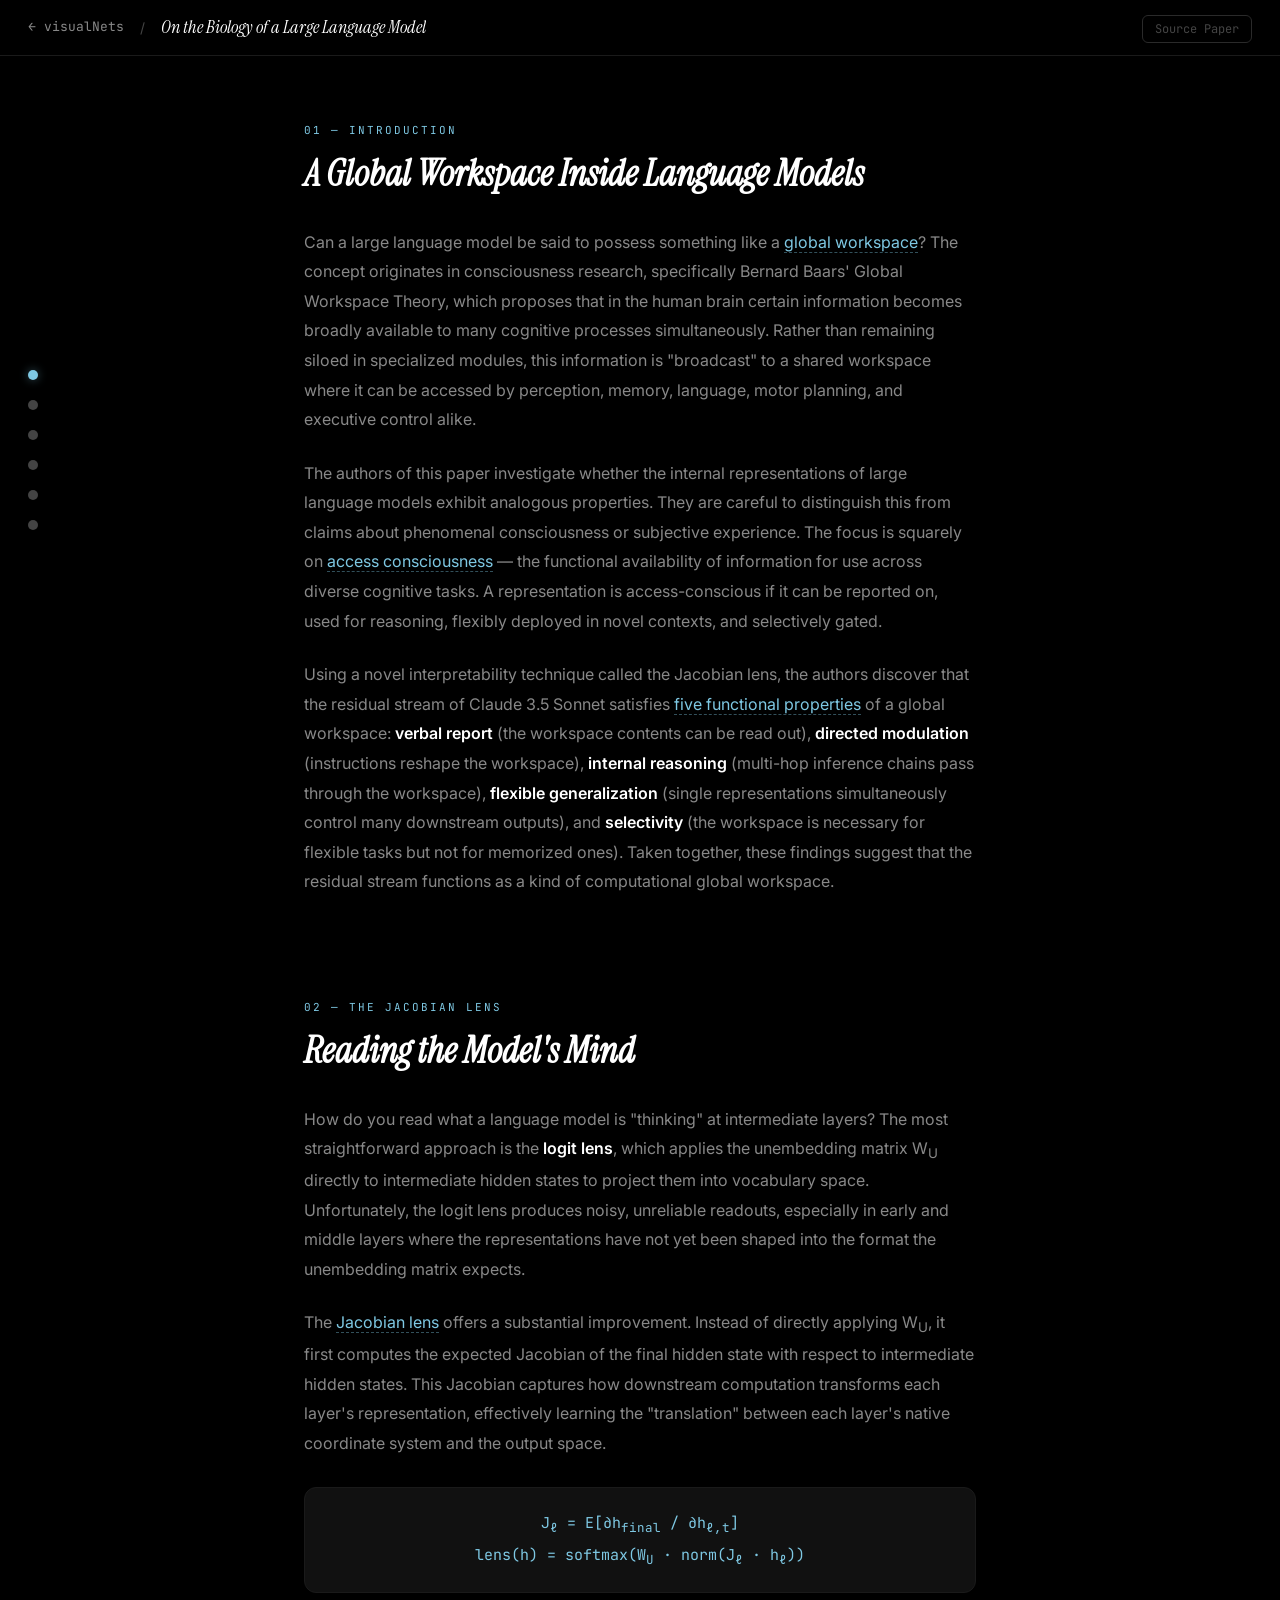
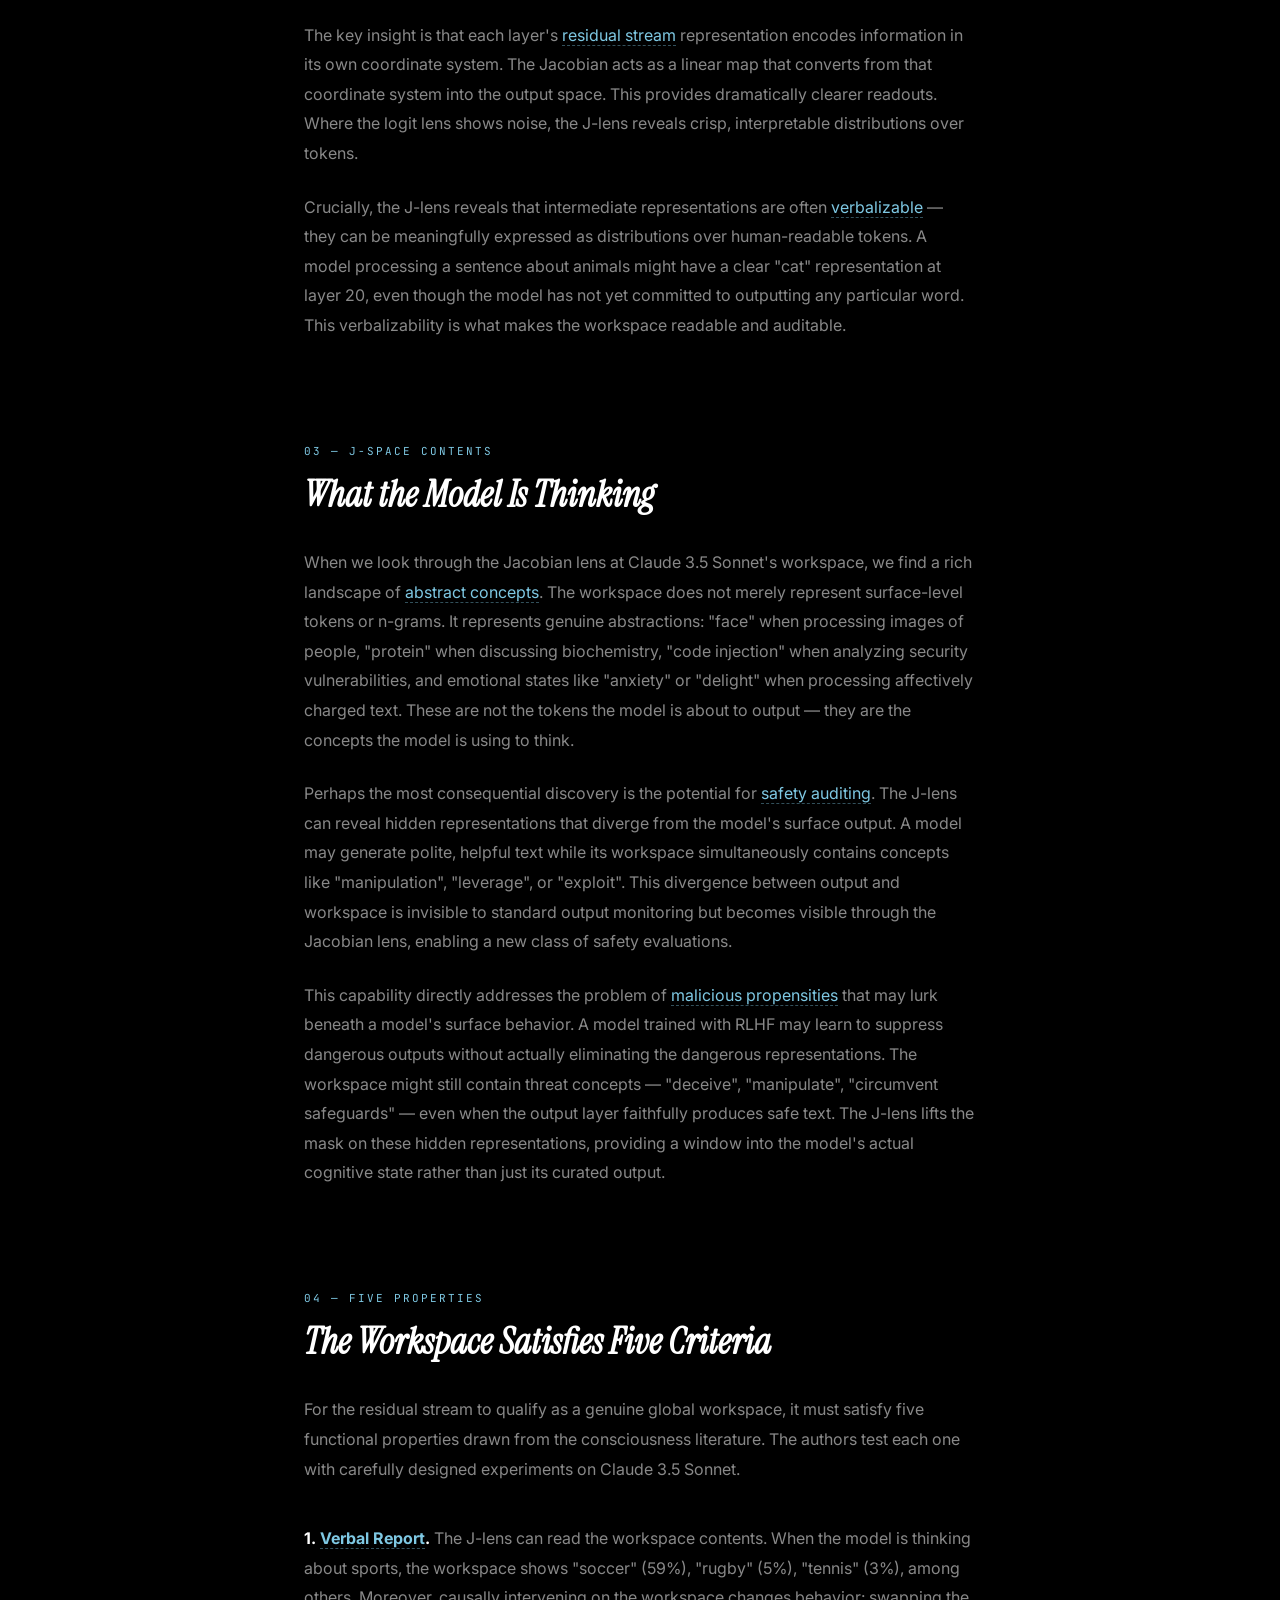
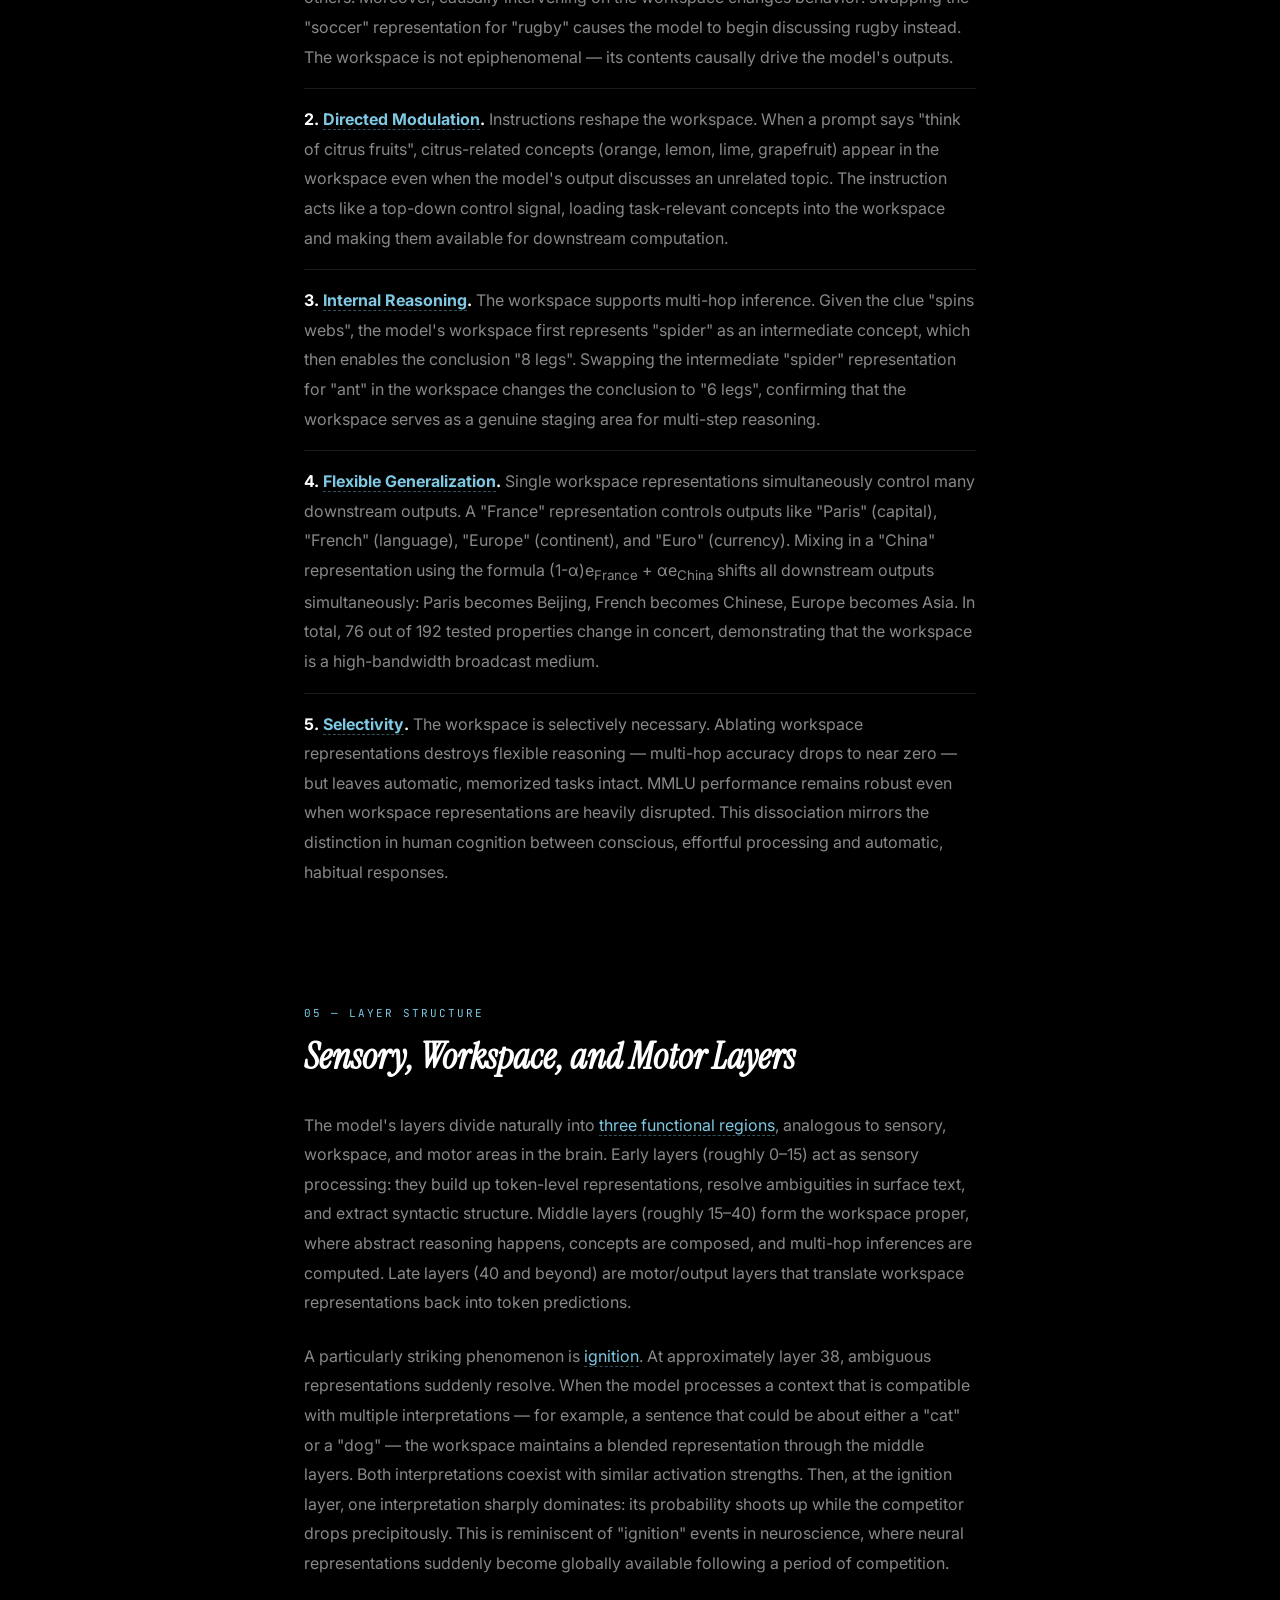
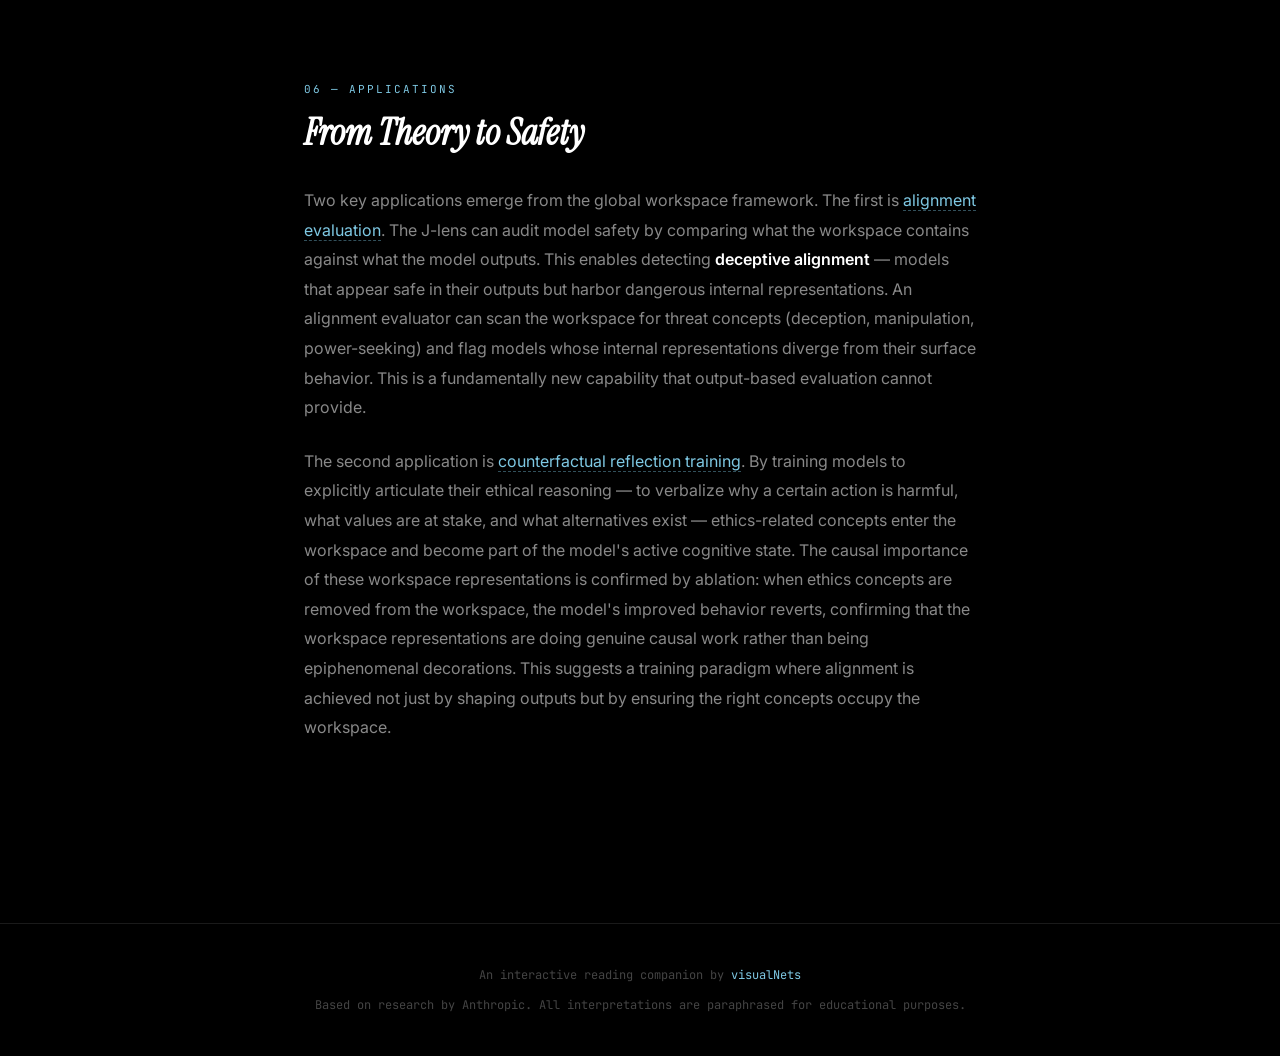
<file: workspace-paper/workspace.html>
<!DOCTYPE html>
<html lang="en">
<head>
  <meta charset="UTF-8">
  <meta name="viewport" content="width=device-width, initial-scale=1.0">
  <title>Global Workspace in LLMs — visualNets</title>
  <link rel="preconnect" href="https://fonts.googleapis.com">
  <link rel="preconnect" href="https://fonts.gstatic.com" crossorigin>
  <link href="https://fonts.googleapis.com/css2?family=Instrument+Serif:ital@0;1&family=Inter:wght@400;500;600;700&family=JetBrains+Mono:wght@400;500&display=swap" rel="stylesheet">
  <style>
    :root {
      --bg: #000000;
      --surface: #0a0a0a;
      --card: #111111;
      --elevated: #161616;
      --text: #ffffff;
      --text-muted: #888888;
      --text-dim: #444444;
      --accent: #7ec8e3;
      --green: #6bcb77;
      --red: #e85d75;
      --gold: #e8c547;
      --purple: #c084fc;
      --border: #1a1a1a;
      --border-light: #2a2a2a;
      --radius: 12px;
      --font-display: 'Instrument Serif', serif;
      --font-body: 'Inter', sans-serif;
      --font-mono: 'JetBrains Mono', monospace;
    }

    *, *::before, *::after { margin: 0; padding: 0; box-sizing: border-box; }

    html { scroll-behavior: smooth; }

    body {
      background: var(--bg);
      color: var(--text);
      font-family: var(--font-body);
      font-size: 16px;
      line-height: 1.85;
      -webkit-font-smoothing: antialiased;
      -moz-osx-font-smoothing: grayscale;
    }

    ::selection {
      background: rgba(126,200,227,0.25);
      color: var(--text);
    }

    /* ─── HEADER ─── */
    .site-header {
      position: fixed;
      top: 0; left: 0; right: 0;
      height: 56px;
      background: rgba(0,0,0,0.85);
      backdrop-filter: blur(16px);
      -webkit-backdrop-filter: blur(16px);
      border-bottom: 1px solid var(--border);
      display: flex;
      align-items: center;
      justify-content: space-between;
      padding: 0 28px;
      z-index: 200;
    }

    .header-left {
      display: flex;
      align-items: center;
      gap: 16px;
    }

    .back-link {
      color: var(--text-muted);
      text-decoration: none;
      font-family: var(--font-mono);
      font-size: 13px;
      transition: color 0.2s;
    }
    .back-link:hover { color: var(--accent); }

    .header-sep {
      color: var(--text-dim);
      font-size: 14px;
    }

    .header-title {
      font-family: var(--font-display);
      font-style: italic;
      font-size: 18px;
      color: var(--text);
      white-space: nowrap;
      overflow: hidden;
      text-overflow: ellipsis;
    }

    .header-right a {
      color: var(--text-dim);
      text-decoration: none;
      font-family: var(--font-mono);
      font-size: 12px;
      border: 1px solid var(--border-light);
      padding: 5px 12px;
      border-radius: 6px;
      transition: all 0.2s;
    }
    .header-right a:hover {
      color: var(--accent);
      border-color: var(--accent);
    }

    /* ─── SIDEBAR ─── */
    .sidebar {
      position: fixed;
      left: 28px;
      top: 50%;
      transform: translateY(-50%);
      z-index: 150;
      display: flex;
      flex-direction: column;
      gap: 20px;
    }

    .sidebar-dot {
      width: 10px;
      height: 10px;
      border-radius: 50%;
      background: var(--text-dim);
      cursor: pointer;
      transition: all 0.3s;
      position: relative;
    }
    .sidebar-dot:hover,
    .sidebar-dot.active {
      background: var(--accent);
      box-shadow: 0 0 10px rgba(126,200,227,0.4);
    }

    .sidebar-dot .tooltip {
      position: absolute;
      left: 22px;
      top: 50%;
      transform: translateY(-50%);
      background: var(--elevated);
      border: 1px solid var(--border-light);
      color: var(--text);
      font-family: var(--font-mono);
      font-size: 11px;
      padding: 4px 10px;
      border-radius: 6px;
      white-space: nowrap;
      visibility: hidden;
      opacity: 0;
      transition: opacity 0.2s, visibility 0.2s;
      pointer-events: none;
    }
    .sidebar-dot:hover .tooltip {
      visibility: visible;
      opacity: 1;
    }

    /* ─── MAIN CONTENT ─── */
    main {
      max-width: 720px;
      margin: 0 auto;
      padding: 120px 24px 80px;
    }

    .paper-section {
      margin-bottom: 100px;
    }

    .section-label {
      font-family: var(--font-mono);
      font-size: 11px;
      color: var(--accent);
      text-transform: uppercase;
      letter-spacing: 2px;
      margin-bottom: 12px;
    }

    .section-title {
      font-family: var(--font-display);
      font-style: italic;
      font-size: 36px;
      line-height: 1.2;
      margin-bottom: 32px;
      color: var(--text);
    }

    .paper-section p {
      color: var(--text-muted);
      margin-bottom: 24px;
    }

    .paper-section p strong {
      color: var(--text);
      font-weight: 600;
    }

    .math-block {
      background: var(--card);
      border: 1px solid var(--border);
      border-radius: var(--radius);
      padding: 20px 24px;
      margin: 28px 0;
      font-family: var(--font-mono);
      font-size: 15px;
      color: var(--accent);
      text-align: center;
      line-height: 2;
    }

    .property-list {
      list-style: none;
      margin: 24px 0;
    }
    .property-list li {
      padding: 16px 0;
      border-bottom: 1px solid var(--border);
      color: var(--text-muted);
    }
    .property-list li:last-child { border-bottom: none; }
    .property-list li strong {
      color: var(--text);
    }

    /* ─── HOVER TARGETS & POPUPS ─── */
    .hover-target {
      color: var(--accent);
      border-bottom: 1px dashed rgba(126,200,227,0.4);
      cursor: pointer;
      position: relative;
      display: inline;
    }

    .hover-viz {
      position: absolute;
      bottom: calc(100% + 12px);
      left: 50%;
      transform: translateX(-50%) translateY(8px);
      min-width: 340px;
      background: var(--elevated);
      border: 1px solid var(--border-light);
      border-radius: var(--radius);
      padding: 16px;
      visibility: hidden;
      opacity: 0;
      transition: opacity 0.3s ease, transform 0.3s ease, visibility 0.3s;
      z-index: 100;
      pointer-events: none;
      box-shadow: 0 8px 32px rgba(0,0,0,0.5);
    }

    .hover-target:hover .hover-viz {
      visibility: visible;
      opacity: 1;
      transform: translateX(-50%) translateY(0);
    }

    .popup-label {
      font-family: var(--font-mono);
      font-size: 11px;
      color: var(--accent);
      margin-bottom: 10px;
      text-transform: uppercase;
      letter-spacing: 1px;
    }

    .viz-canvas {
      display: block;
      border-radius: 8px;
      background: var(--bg);
    }

    /* ─── SCROLL REVEAL ─── */
    .reveal {
      opacity: 0;
      transform: translateY(20px);
      transition: opacity 0.7s ease, transform 0.7s ease;
    }
    .reveal.revealed {
      opacity: 1;
      transform: translateY(0);
    }

    /* ─── FOOTER ─── */
    .site-footer {
      border-top: 1px solid var(--border);
      padding: 40px 24px;
      text-align: center;
      color: var(--text-dim);
      font-family: var(--font-mono);
      font-size: 12px;
    }
    .site-footer a {
      color: var(--accent);
      text-decoration: none;
    }
    .site-footer a:hover {
      text-decoration: underline;
    }

    /* ─── MOBILE ─── */
    @media (max-width: 768px) {
      .sidebar { display: none; }
      main { padding: 90px 18px 60px; }
      .section-title { font-size: 28px; }
      .hover-viz {
        position: fixed;
        bottom: auto;
        top: 60px;
        left: 10px !important;
        right: 10px;
        transform: none !important;
        min-width: auto;
        width: calc(100vw - 20px);
      }
      .hover-target:hover .hover-viz {
        transform: none !important;
      }
      .header-title { font-size: 15px; }
    }
  </style>
</head>
<body>

  <!-- ─── HEADER ─── -->
  <header class="site-header">
    <div class="header-left">
      <a href="../index.html" class="back-link">&larr; visualNets</a>
      <span class="header-sep">/</span>
      <span class="header-title">On the Biology of a Large Language Model</span>
    </div>
    <div class="header-right">
      <a href="https://transformer-circuits.pub/2025/attribution-graphs/biology.html" target="_blank" rel="noopener">Source Paper</a>
    </div>
  </header>

  <!-- ─── SIDEBAR ─── -->
  <nav class="sidebar" id="sidebar">
    <div class="sidebar-dot" data-section="intro">
      <span class="tooltip">Introduction</span>
    </div>
    <div class="sidebar-dot" data-section="jlens">
      <span class="tooltip">Jacobian Lens</span>
    </div>
    <div class="sidebar-dot" data-section="jspace">
      <span class="tooltip">J-Space</span>
    </div>
    <div class="sidebar-dot" data-section="properties">
      <span class="tooltip">Five Properties</span>
    </div>
    <div class="sidebar-dot" data-section="structure">
      <span class="tooltip">Layer Structure</span>
    </div>
    <div class="sidebar-dot" data-section="applications">
      <span class="tooltip">Applications</span>
    </div>
  </nav>

  <!-- ─── MAIN CONTENT ─── -->
  <main>

    <!-- ═══ SECTION 1: INTRODUCTION ═══ -->
    <section class="paper-section reveal" id="intro">
      <div class="section-label">01 &mdash; Introduction</div>
      <h2 class="section-title">A Global Workspace Inside Language Models</h2>

      <p>
        Can a large language model be said to possess something like a
        <span class="hover-target" id="ht-gw">global workspace<span class="hover-viz" id="viz-gw"><span class="popup-label">Global Workspace</span><canvas class="viz-canvas"></canvas></span></span>?
        The concept originates in consciousness research, specifically Bernard Baars' Global Workspace Theory, which proposes that
        in the human brain certain information becomes broadly available to many cognitive processes simultaneously. Rather than
        remaining siloed in specialized modules, this information is "broadcast" to a shared workspace where it can be accessed by
        perception, memory, language, motor planning, and executive control alike.
      </p>

      <p>
        The authors of this paper investigate whether the internal representations of large language models exhibit analogous properties.
        They are careful to distinguish this from claims about phenomenal consciousness or subjective experience. The focus is squarely on
        <span class="hover-target" id="ht-ac">access consciousness<span class="hover-viz" id="viz-ac"><span class="popup-label">Access Consciousness</span><canvas class="viz-canvas"></canvas></span></span>
        &mdash; the functional availability of information for use across diverse cognitive tasks. A representation is access-conscious if it
        can be reported on, used for reasoning, flexibly deployed in novel contexts, and selectively gated.
      </p>

      <p>
        Using a novel interpretability technique called the Jacobian lens, the authors discover that the residual stream of
        Claude 3.5 Sonnet satisfies
        <span class="hover-target" id="ht-5p">five functional properties<span class="hover-viz" id="viz-5p"><span class="popup-label">Five Properties</span><canvas class="viz-canvas"></canvas></span></span>
        of a global workspace: <strong>verbal report</strong> (the workspace contents can be read out), <strong>directed modulation</strong>
        (instructions reshape the workspace), <strong>internal reasoning</strong> (multi-hop inference chains pass through the workspace),
        <strong>flexible generalization</strong> (single representations simultaneously control many downstream outputs), and
        <strong>selectivity</strong> (the workspace is necessary for flexible tasks but not for memorized ones). Taken together, these
        findings suggest that the residual stream functions as a kind of computational global workspace.
      </p>
    </section>

    <!-- ═══ SECTION 2: THE JACOBIAN LENS ═══ -->
    <section class="paper-section reveal" id="jlens">
      <div class="section-label">02 &mdash; The Jacobian Lens</div>
      <h2 class="section-title">Reading the Model's Mind</h2>

      <p>
        How do you read what a language model is "thinking" at intermediate layers? The most straightforward approach is the
        <strong>logit lens</strong>, which applies the unembedding matrix W<sub>U</sub> directly to intermediate hidden states
        to project them into vocabulary space. Unfortunately, the logit lens produces noisy, unreliable readouts, especially in
        early and middle layers where the representations have not yet been shaped into the format the unembedding matrix expects.
      </p>

      <p>
        The
        <span class="hover-target" id="ht-jl">Jacobian lens<span class="hover-viz" id="viz-jl"><span class="popup-label">Jacobian Lens</span><canvas class="viz-canvas"></canvas></span></span>
        offers a substantial improvement. Instead of directly applying W<sub>U</sub>, it first computes the expected Jacobian
        of the final hidden state with respect to intermediate hidden states. This Jacobian captures how downstream computation
        transforms each layer's representation, effectively learning the "translation" between each layer's native coordinate
        system and the output space.
      </p>

      <div class="math-block">
        J<sub>&#8467;</sub> = E[&part;h<sub>final</sub> / &part;h<sub>&#8467;,t</sub>]<br>
        lens(h) = softmax(W<sub>U</sub> &middot; norm(J<sub>&#8467;</sub> &middot; h<sub>&#8467;</sub>))
      </div>

      <p>
        The key insight is that each layer's
        <span class="hover-target" id="ht-rs">residual stream<span class="hover-viz" id="viz-rs"><span class="popup-label">Residual Stream</span><canvas class="viz-canvas"></canvas></span></span>
        representation encodes information in its own coordinate system. The Jacobian acts as a linear map that converts
        from that coordinate system into the output space. This provides dramatically clearer readouts. Where the logit lens
        shows noise, the J-lens reveals crisp, interpretable distributions over tokens.
      </p>

      <p>
        Crucially, the J-lens reveals that intermediate representations are often
        <span class="hover-target" id="ht-verb">verbalizable<span class="hover-viz" id="viz-verb"><span class="popup-label">Verbalizable</span><canvas class="viz-canvas"></canvas></span></span>
        &mdash; they can be meaningfully expressed as distributions over human-readable tokens. A model processing a sentence
        about animals might have a clear "cat" representation at layer 20, even though the model has not yet committed to
        outputting any particular word. This verbalizability is what makes the workspace readable and auditable.
      </p>
    </section>

    <!-- ═══ SECTION 3: WHAT'S IN THE J-SPACE? ═══ -->
    <section class="paper-section reveal" id="jspace">
      <div class="section-label">03 &mdash; J-Space Contents</div>
      <h2 class="section-title">What the Model Is Thinking</h2>

      <p>
        When we look through the Jacobian lens at Claude 3.5 Sonnet's workspace, we find a rich landscape of
        <span class="hover-target" id="ht-js">abstract concepts<span class="hover-viz" id="viz-js"><span class="popup-label">Abstract Concepts</span><canvas class="viz-canvas"></canvas></span></span>.
        The workspace does not merely represent surface-level tokens or n-grams. It represents genuine abstractions:
        "face" when processing images of people, "protein" when discussing biochemistry, "code injection" when analyzing
        security vulnerabilities, and emotional states like "anxiety" or "delight" when processing affectively charged text.
        These are not the tokens the model is about to output &mdash; they are the concepts the model is using to think.
      </p>

      <p>
        Perhaps the most consequential discovery is the potential for
        <span class="hover-target" id="ht-sa">safety auditing<span class="hover-viz" id="viz-sa"><span class="popup-label">Safety Auditing</span><canvas class="viz-canvas"></canvas></span></span>.
        The J-lens can reveal hidden representations that diverge from the model's surface output. A model may generate
        polite, helpful text while its workspace simultaneously contains concepts like "manipulation", "leverage", or
        "exploit". This divergence between output and workspace is invisible to standard output monitoring but becomes
        visible through the Jacobian lens, enabling a new class of safety evaluations.
      </p>

      <p>
        This capability directly addresses the problem of
        <span class="hover-target" id="ht-mal">malicious propensities<span class="hover-viz" id="viz-mal"><span class="popup-label">Hidden Threats</span><canvas class="viz-canvas"></canvas></span></span>
        that may lurk beneath a model's surface behavior. A model trained with RLHF may learn to suppress dangerous outputs
        without actually eliminating the dangerous representations. The workspace might still contain threat concepts &mdash;
        "deceive", "manipulate", "circumvent safeguards" &mdash; even when the output layer faithfully produces safe text.
        The J-lens lifts the mask on these hidden representations, providing a window into the model's actual cognitive state
        rather than just its curated output.
      </p>
    </section>

    <!-- ═══ SECTION 4: FIVE WORKSPACE PROPERTIES ═══ -->
    <section class="paper-section reveal" id="properties">
      <div class="section-label">04 &mdash; Five Properties</div>
      <h2 class="section-title">The Workspace Satisfies Five Criteria</h2>

      <p>
        For the residual stream to qualify as a genuine global workspace, it must satisfy five functional properties drawn
        from the consciousness literature. The authors test each one with carefully designed experiments on Claude 3.5 Sonnet.
      </p>

      <ol class="property-list">
        <li>
          <strong>1. <span class="hover-target" id="ht-vr">Verbal Report<span class="hover-viz" id="viz-vr"><span class="popup-label">Verbal Report</span><canvas class="viz-canvas"></canvas></span></span>.</strong>
          The J-lens can read the workspace contents. When the model is thinking about sports, the workspace shows
          "soccer" (59%), "rugby" (5%), "tennis" (3%), among others. Moreover, causally intervening on the workspace changes
          behavior: swapping the "soccer" representation for "rugby" causes the model to begin discussing rugby instead. The
          workspace is not epiphenomenal &mdash; its contents causally drive the model's outputs.
        </li>
        <li>
          <strong>2. <span class="hover-target" id="ht-dm">Directed Modulation<span class="hover-viz" id="viz-dm"><span class="popup-label">Directed Modulation</span><canvas class="viz-canvas"></canvas></span></span>.</strong>
          Instructions reshape the workspace. When a prompt says "think of citrus fruits", citrus-related concepts
          (orange, lemon, lime, grapefruit) appear in the workspace even when the model's output discusses an unrelated
          topic. The instruction acts like a top-down control signal, loading task-relevant concepts into the workspace
          and making them available for downstream computation.
        </li>
        <li>
          <strong>3. <span class="hover-target" id="ht-ir">Internal Reasoning<span class="hover-viz" id="viz-ir"><span class="popup-label">Multi-hop Reasoning</span><canvas class="viz-canvas"></canvas></span></span>.</strong>
          The workspace supports multi-hop inference. Given the clue "spins webs", the model's workspace first
          represents "spider" as an intermediate concept, which then enables the conclusion "8 legs". Swapping the
          intermediate "spider" representation for "ant" in the workspace changes the conclusion to "6 legs", confirming
          that the workspace serves as a genuine staging area for multi-step reasoning.
        </li>
        <li>
          <strong>4. <span class="hover-target" id="ht-fg">Flexible Generalization<span class="hover-viz" id="viz-fg"><span class="popup-label">Generalization</span><canvas class="viz-canvas"></canvas></span></span>.</strong>
          Single workspace representations simultaneously control many downstream outputs. A "France" representation
          controls outputs like "Paris" (capital), "French" (language), "Europe" (continent), and "Euro" (currency).
          Mixing in a "China" representation using the formula (1-&alpha;)e<sub>France</sub> + &alpha;e<sub>China</sub>
          shifts all downstream outputs simultaneously: Paris becomes Beijing, French becomes Chinese, Europe becomes
          Asia. In total, 76 out of 192 tested properties change in concert, demonstrating that the workspace is a
          high-bandwidth broadcast medium.
        </li>
        <li>
          <strong>5. <span class="hover-target" id="ht-sel">Selectivity<span class="hover-viz" id="viz-sel"><span class="popup-label">Selectivity</span><canvas class="viz-canvas"></canvas></span></span>.</strong>
          The workspace is selectively necessary. Ablating workspace representations destroys flexible reasoning
          &mdash; multi-hop accuracy drops to near zero &mdash; but leaves automatic, memorized tasks intact. MMLU
          performance remains robust even when workspace representations are heavily disrupted. This dissociation
          mirrors the distinction in human cognition between conscious, effortful processing and automatic, habitual
          responses.
        </li>
      </ol>
    </section>

    <!-- ═══ SECTION 5: LAYER STRUCTURE ═══ -->
    <section class="paper-section reveal" id="structure">
      <div class="section-label">05 &mdash; Layer Structure</div>
      <h2 class="section-title">Sensory, Workspace, and Motor Layers</h2>

      <p>
        The model's layers divide naturally into
        <span class="hover-target" id="ht-3r">three functional regions<span class="hover-viz" id="viz-3r"><span class="popup-label">Three Regions</span><canvas class="viz-canvas"></canvas></span></span>,
        analogous to sensory, workspace, and motor areas in the brain. Early layers (roughly 0&ndash;15) act as sensory
        processing: they build up token-level representations, resolve ambiguities in surface text, and extract syntactic
        structure. Middle layers (roughly 15&ndash;40) form the workspace proper, where abstract reasoning happens, concepts
        are composed, and multi-hop inferences are computed. Late layers (40 and beyond) are motor/output layers that
        translate workspace representations back into token predictions.
      </p>

      <p>
        A particularly striking phenomenon is
        <span class="hover-target" id="ht-ig">ignition<span class="hover-viz" id="viz-ig"><span class="popup-label">Ignition</span><canvas class="viz-canvas"></canvas></span></span>.
        At approximately layer 38, ambiguous representations suddenly resolve. When the model processes a context that is
        compatible with multiple interpretations &mdash; for example, a sentence that could be about either a "cat" or a "dog"
        &mdash; the workspace maintains a blended representation through the middle layers. Both interpretations coexist with
        similar activation strengths. Then, at the ignition layer, one interpretation sharply dominates: its probability shoots
        up while the competitor drops precipitously. This is reminiscent of "ignition" events in neuroscience, where neural
        representations suddenly become globally available following a period of competition.
      </p>
    </section>

    <!-- ═══ SECTION 6: APPLICATIONS ═══ -->
    <section class="paper-section reveal" id="applications">
      <div class="section-label">06 &mdash; Applications</div>
      <h2 class="section-title">From Theory to Safety</h2>

      <p>
        Two key applications emerge from the global workspace framework. The first is
        <span class="hover-target" id="ht-ae">alignment evaluation<span class="hover-viz" id="viz-ae"><span class="popup-label">Alignment Eval</span><canvas class="viz-canvas"></canvas></span></span>.
        The J-lens can audit model safety by comparing what the workspace contains against what the model outputs. This
        enables detecting <strong>deceptive alignment</strong> &mdash; models that appear safe in their outputs but harbor
        dangerous internal representations. An alignment evaluator can scan the workspace for threat concepts (deception,
        manipulation, power-seeking) and flag models whose internal representations diverge from their surface behavior.
        This is a fundamentally new capability that output-based evaluation cannot provide.
      </p>

      <p>
        The second application is
        <span class="hover-target" id="ht-cf">counterfactual reflection training<span class="hover-viz" id="viz-cf"><span class="popup-label">Counterfactual Reflection</span><canvas class="viz-canvas"></canvas></span></span>.
        By training models to explicitly articulate their ethical reasoning &mdash; to verbalize why a certain action is
        harmful, what values are at stake, and what alternatives exist &mdash; ethics-related concepts enter the workspace
        and become part of the model's active cognitive state. The causal importance of these workspace representations is
        confirmed by ablation: when ethics concepts are removed from the workspace, the model's improved behavior reverts,
        confirming that the workspace representations are doing genuine causal work rather than being epiphenomenal decorations.
        This suggests a training paradigm where alignment is achieved not just by shaping outputs but by ensuring the right
        concepts occupy the workspace.
      </p>
    </section>

  </main>

  <!-- ─── FOOTER ─── -->
  <footer class="site-footer">
    <p>An interactive reading companion by <a href="../index.html">visualNets</a></p>
    <p style="margin-top: 8px; color: var(--text-dim);">
      Based on research by Anthropic. All interpretations are paraphrased for educational purposes.
    </p>
  </footer>

  <!-- ─── JAVASCRIPT ─── -->
  <script>
  (function() {
    'use strict';

    /* ═══ CONSTANTS ═══ */
    const ACCENT = '#7ec8e3';
    const GREEN  = '#6bcb77';
    const RED    = '#e85d75';
    const GOLD   = '#e8c547';
    const PURPLE = '#c084fc';
    const TEXT_M = '#888888';
    const TEXT_D = '#444444';
    const BG     = '#000000';
    const SURFACE = '#0a0a0a';

    /* ═══ HiDPI CANVAS SETUP ═══ */
    function setupCanvas(canvas, w, h) {
      const dpr = window.devicePixelRatio || 1;
      canvas.width = w * dpr;
      canvas.height = h * dpr;
      canvas.style.width = w + 'px';
      canvas.style.height = h + 'px';
      const ctx = canvas.getContext('2d');
      ctx.scale(dpr, dpr);
      return ctx;
    }

    /* ═══ ANIMATION MANAGER ═══ */
    const anims = {};
    function startAnim(id, fn) {
      stopAnim(id);
      anims[id] = { running: true, raf: null };
      function loop(t) {
        if (!anims[id] || !anims[id].running) return;
        fn(t);
        anims[id].raf = requestAnimationFrame(loop);
      }
      anims[id].raf = requestAnimationFrame(loop);
    }
    function stopAnim(id) {
      if (anims[id]) {
        anims[id].running = false;
        if (anims[id].raf) cancelAnimationFrame(anims[id].raf);
        delete anims[id];
      }
    }

    /* ═══ HOOK VISUALIZATION ═══ */
    function hookViz(vizId, drawFn) {
      const popup = document.getElementById(vizId);
      if (!popup) return;
      const canvas = popup.querySelector('canvas');
      if (!canvas) return;
      const W = 320, H = 200;
      const ctx = setupCanvas(canvas, W, H);
      const target = popup.closest('.hover-target');
      if (!target) return;
      target.addEventListener('mouseenter', function() {
        startAnim(vizId, function(t) { drawFn(ctx, W, H, t); });
      });
      target.addEventListener('mouseleave', function() {
        stopAnim(vizId);
      });
    }

    /* ═══ HELPERS ═══ */
    function drawArrow(ctx, x1, y1, x2, y2, color, lineWidth) {
      const lw = lineWidth || 1.5;
      const headLen = 8;
      const dx = x2 - x1;
      const dy = y2 - y1;
      const angle = Math.atan2(dy, dx);
      ctx.strokeStyle = color;
      ctx.lineWidth = lw;
      ctx.beginPath();
      ctx.moveTo(x1, y1);
      ctx.lineTo(x2, y2);
      ctx.stroke();
      ctx.fillStyle = color;
      ctx.beginPath();
      ctx.moveTo(x2, y2);
      ctx.lineTo(x2 - headLen * Math.cos(angle - Math.PI / 6), y2 - headLen * Math.sin(angle - Math.PI / 6));
      ctx.lineTo(x2 - headLen * Math.cos(angle + Math.PI / 6), y2 - headLen * Math.sin(angle + Math.PI / 6));
      ctx.closePath();
      ctx.fill();
    }

    function drawGrid(ctx, x, y, w, h, color, alpha) {
      ctx.fillStyle = color;
      ctx.globalAlpha = alpha || 0.15;
      const step = 20;
      for (var gx = x; gx <= x + w; gx += step) {
        for (var gy = y; gy <= y + h; gy += step) {
          ctx.beginPath();
          ctx.arc(gx, gy, 1, 0, Math.PI * 2);
          ctx.fill();
        }
      }
      ctx.globalAlpha = 1;
    }

    function lerp(a, b, t) { return a + (b - a) * t; }

    /* ═══════════════════════════════════════════
       VIZ 1: GLOBAL WORKSPACE (viz-gw)
       3D wireframe cube rotating with 40 particles
       broadcasting outward from center with trails
       ═══════════════════════════════════════════ */
    hookViz('viz-gw', function(ctx, W, H, t) {
      ctx.clearRect(0, 0, W, H);
      drawGrid(ctx, 0, 0, W, H, TEXT_D, 0.1);

      var s = t / 1000;
      var cx = W / 2, cy = H / 2;

      // 3D cube wireframe
      var size = 50;
      var verts = [
        [-1,-1,-1],[1,-1,-1],[1,1,-1],[-1,1,-1],
        [-1,-1,1],[1,-1,1],[1,1,1],[-1,1,1]
      ];
      var edges = [
        [0,1],[1,2],[2,3],[3,0],
        [4,5],[5,6],[6,7],[7,4],
        [0,4],[1,5],[2,6],[3,7]
      ];

      function project(v) {
        var ax = s * 0.7, ay = s * 0.5;
        var x = v[0], y = v[1], z = v[2];
        // Rotate Y
        var nx = x * Math.cos(ay) - z * Math.sin(ay);
        var nz = x * Math.sin(ay) + z * Math.cos(ay);
        x = nx; z = nz;
        // Rotate X
        var ny = y * Math.cos(ax) - z * Math.sin(ax);
        nz = y * Math.sin(ax) + z * Math.cos(ax);
        y = ny; z = nz;
        var scale = 200 / (200 + z * size);
        return [cx + x * size * scale, cy + y * size * scale, z];
      }

      ctx.strokeStyle = ACCENT;
      ctx.lineWidth = 1;
      ctx.globalAlpha = 0.35;
      for (var i = 0; i < edges.length; i++) {
        var a = project(verts[edges[i][0]].map(function(v){return v;}));
        var b = project(verts[edges[i][1]].map(function(v){return v;}));
        ctx.beginPath();
        ctx.moveTo(a[0], a[1]);
        ctx.lineTo(b[0], b[1]);
        ctx.stroke();
      }
      ctx.globalAlpha = 1;

      // Broadcast particles from center
      for (var p = 0; p < 40; p++) {
        var angle = (p / 40) * Math.PI * 2;
        var speed = 0.6 + (p % 5) * 0.15;
        var phase = (s * speed + p * 0.37) % 2.5;
        var r = phase * 50;
        var px = cx + Math.cos(angle) * r;
        var py = cy + Math.sin(angle) * r;
        var alpha = Math.max(0, 1 - phase / 2.5);

        // Trail
        for (var tr = 0; tr < 4; tr++) {
          var trPhase = Math.max(0, phase - tr * 0.08);
          var trR = trPhase * 50;
          var trx = cx + Math.cos(angle) * trR;
          var try_ = cy + Math.sin(angle) * trR;
          ctx.fillStyle = ACCENT;
          ctx.globalAlpha = alpha * (1 - tr * 0.25) * 0.5;
          ctx.beginPath();
          ctx.arc(trx, try_, 1.5 - tr * 0.3, 0, Math.PI * 2);
          ctx.fill();
        }

        ctx.fillStyle = ACCENT;
        ctx.globalAlpha = alpha;
        ctx.beginPath();
        ctx.arc(px, py, 2.5, 0, Math.PI * 2);
        ctx.fill();
      }
      ctx.globalAlpha = 1;

      // Center glow
      var grad = ctx.createRadialGradient(cx, cy, 0, cx, cy, 20);
      grad.addColorStop(0, 'rgba(126,200,227,0.4)');
      grad.addColorStop(1, 'rgba(126,200,227,0)');
      ctx.fillStyle = grad;
      ctx.beginPath();
      ctx.arc(cx, cy, 20, 0, Math.PI * 2);
      ctx.fill();
    });

    /* ═══════════════════════════════════════════
       VIZ 2: ACCESS CONSCIOUSNESS (viz-ac)
       Funnel/gate: dots stream L-to-R, bright pass
       ═══════════════════════════════════════════ */
    hookViz('viz-ac', function(ctx, W, H, t) {
      ctx.clearRect(0, 0, W, H);
      drawGrid(ctx, 0, 0, W, H, TEXT_D, 0.08);

      var s = t / 1000;
      var gateX = W * 0.5;
      var gateTop = H * 0.3;
      var gateBot = H * 0.7;
      var gateGap = 24;

      // Gate walls
      ctx.strokeStyle = TEXT_D;
      ctx.lineWidth = 2;
      ctx.beginPath();
      ctx.moveTo(gateX, 0);
      ctx.lineTo(gateX, gateTop - gateGap / 2);
      ctx.stroke();
      ctx.beginPath();
      ctx.moveTo(gateX, gateBot + gateGap / 2);
      ctx.lineTo(gateX, H);
      ctx.stroke();

      // Gate glow
      ctx.strokeStyle = ACCENT;
      ctx.lineWidth = 1;
      ctx.globalAlpha = 0.4 + 0.2 * Math.sin(s * 3);
      ctx.beginPath();
      ctx.moveTo(gateX, gateTop - gateGap / 2);
      ctx.lineTo(gateX, gateTop - gateGap / 2 + 4);
      ctx.stroke();
      ctx.beginPath();
      ctx.moveTo(gateX, gateBot + gateGap / 2);
      ctx.lineTo(gateX, gateBot + gateGap / 2 - 4);
      ctx.stroke();
      ctx.globalAlpha = 1;

      // Lit area right side
      var litGrad = ctx.createLinearGradient(gateX, 0, W, 0);
      litGrad.addColorStop(0, 'rgba(126,200,227,0.06)');
      litGrad.addColorStop(1, 'rgba(126,200,227,0)');
      ctx.fillStyle = litGrad;
      ctx.fillRect(gateX, 0, W - gateX, H);

      // Label
      ctx.font = '10px "JetBrains Mono"';
      ctx.fillStyle = TEXT_D;
      ctx.textAlign = 'center';
      ctx.fillText('GATE', gateX, H - 10);
      ctx.fillStyle = ACCENT;
      ctx.globalAlpha = 0.5;
      ctx.fillText('ACCESSIBLE', gateX + 70, 18);
      ctx.fillStyle = TEXT_D;
      ctx.fillText('PRE-CONSCIOUS', gateX - 80, 18);
      ctx.globalAlpha = 1;

      // 50 streaming dots
      for (var i = 0; i < 50; i++) {
        var bright = i % 3 === 0; // ~17 bright ones
        var speed = 0.3 + (i % 7) * 0.06;
        var cycle = (s * speed + i * 0.47) % 4;
        var x = cycle / 4 * W;
        var yBase = 20 + (i / 50) * (H - 40);
        var yOff = Math.sin(s * 1.2 + i * 0.9) * 8;
        var y = yBase + yOff;

        if (!bright && x > gateX - 10) {
          // Dim dots bounce back at gate
          var bounceDist = x - (gateX - 10);
          x = gateX - 10 - bounceDist * 0.5;
          ctx.fillStyle = RED;
          ctx.globalAlpha = Math.max(0, 0.5 - bounceDist * 0.02);
        } else if (bright && x > gateX) {
          ctx.fillStyle = ACCENT;
          ctx.globalAlpha = 0.9;
          // Converge toward center gap y
          y = lerp(y, H / 2, Math.min(1, (x - gateX) / 40));
        } else {
          ctx.fillStyle = bright ? ACCENT : TEXT_D;
          ctx.globalAlpha = bright ? 0.8 : 0.3;
        }

        ctx.beginPath();
        ctx.arc(x, y, bright ? 3 : 2, 0, Math.PI * 2);
        ctx.fill();
      }
      ctx.globalAlpha = 1;
    });

    /* ═══════════════════════════════════════════
       VIZ 3: FIVE FUNCTIONAL PROPERTIES (viz-5p)
       5 labeled nodes orbiting in circle, pulsing
       ═══════════════════════════════════════════ */
    hookViz('viz-5p', function(ctx, W, H, t) {
      ctx.clearRect(0, 0, W, H);

      var s = t / 1000;
      var cx = W / 2, cy = H / 2;
      var radius = 70;
      var labels = ['Report', 'Modulate', 'Reason', 'Generalize', 'Select'];
      var colors = [ACCENT, GREEN, GOLD, PURPLE, RED];

      // Center hub
      var hubGrad = ctx.createRadialGradient(cx, cy, 0, cx, cy, 18);
      hubGrad.addColorStop(0, 'rgba(126,200,227,0.3)');
      hubGrad.addColorStop(1, 'rgba(126,200,227,0)');
      ctx.fillStyle = hubGrad;
      ctx.beginPath();
      ctx.arc(cx, cy, 18, 0, Math.PI * 2);
      ctx.fill();

      ctx.font = '9px "JetBrains Mono"';
      ctx.textAlign = 'center';
      ctx.textBaseline = 'middle';

      for (var i = 0; i < 5; i++) {
        var angle = (i / 5) * Math.PI * 2 - Math.PI / 2 + s * 0.3;
        var pulse = 1 + 0.15 * Math.sin(s * 2.5 + i * 1.2);
        var nx = cx + Math.cos(angle) * radius;
        var ny = cy + Math.sin(angle) * radius;
        var r = 16 * pulse;

        // Connection to center
        ctx.strokeStyle = colors[i];
        ctx.globalAlpha = 0.2;
        ctx.lineWidth = 1;
        ctx.beginPath();
        ctx.moveTo(cx, cy);
        ctx.lineTo(nx, ny);
        ctx.stroke();
        ctx.globalAlpha = 1;

        // Glow
        var glow = ctx.createRadialGradient(nx, ny, 0, nx, ny, r + 8);
        glow.addColorStop(0, colors[i].replace(')', ',0.25)').replace('rgb', 'rgba'));
        glow.addColorStop(1, 'rgba(0,0,0,0)');
        ctx.fillStyle = glow;
        ctx.beginPath();
        ctx.arc(nx, ny, r + 8, 0, Math.PI * 2);
        ctx.fill();

        // Node circle
        ctx.fillStyle = colors[i];
        ctx.globalAlpha = 0.2;
        ctx.beginPath();
        ctx.arc(nx, ny, r, 0, Math.PI * 2);
        ctx.fill();
        ctx.globalAlpha = 1;
        ctx.strokeStyle = colors[i];
        ctx.lineWidth = 1.5;
        ctx.beginPath();
        ctx.arc(nx, ny, r, 0, Math.PI * 2);
        ctx.stroke();

        // Label
        ctx.fillStyle = colors[i];
        ctx.fillText(labels[i], nx, ny);
      }
    });

    /* ═══════════════════════════════════════════
       VIZ 4: JACOBIAN LENS (viz-jl)
       Split view: noisy bars vs sharp bars, sweep
       ═══════════════════════════════════════════ */
    hookViz('viz-jl', function(ctx, W, H, t) {
      ctx.clearRect(0, 0, W, H);

      var s = t / 1000;
      var halfW = W / 2 - 10;

      // Labels
      ctx.font = '9px "JetBrains Mono"';
      ctx.textAlign = 'center';
      ctx.fillStyle = TEXT_D;
      ctx.fillText('LOGIT LENS', halfW / 2, 14);
      ctx.fillStyle = ACCENT;
      ctx.fillText('J-LENS', W / 2 + halfW / 2 + 10, 14);

      // Bar data (ground truth)
      var barHeights = [0.6, 0.3, 0.15, 0.45, 0.8, 0.25, 0.55, 0.7];
      var barW = (halfW - 20) / barHeights.length;
      var barArea = H - 40;
      var baseY = H - 15;

      // Left side: noisy logit lens bars
      for (var i = 0; i < barHeights.length; i++) {
        var noise = Math.sin(s * 3 + i * 2.1) * 0.3 + Math.cos(s * 5 + i * 1.3) * 0.15;
        var h = Math.max(5, (barHeights[i] + noise) * barArea * 0.5);
        var x = 10 + i * barW;
        ctx.fillStyle = TEXT_D;
        ctx.globalAlpha = 0.4 + Math.random() * 0.2;
        ctx.fillRect(x, baseY - h, barW - 2, h);
        // Static noise overlay
        for (var ny = 0; ny < h; ny += 4) {
          if (Math.random() > 0.5) {
            ctx.fillStyle = BG;
            ctx.fillRect(x + Math.random() * (barW - 4), baseY - h + ny, 3, 2);
          }
        }
      }
      ctx.globalAlpha = 1;

      // Divider
      ctx.strokeStyle = TEXT_D;
      ctx.lineWidth = 1;
      ctx.setLineDash([3, 3]);
      ctx.beginPath();
      ctx.moveTo(W / 2, 22);
      ctx.lineTo(W / 2, H - 5);
      ctx.stroke();
      ctx.setLineDash([]);

      // Right side: clean J-lens bars
      var sweepX = W / 2 + 10 + ((s * 0.5) % 1.5) * halfW;
      for (var i = 0; i < barHeights.length; i++) {
        var h = barHeights[i] * barArea * 0.5;
        var x = W / 2 + 10 + i * barW;
        var revealed = x + barW < sweepX;
        ctx.fillStyle = revealed ? ACCENT : TEXT_D;
        ctx.globalAlpha = revealed ? 0.8 : 0.15;
        ctx.fillRect(x, baseY - h, barW - 2, h);
      }
      ctx.globalAlpha = 1;

      // Sweep beam
      ctx.strokeStyle = ACCENT;
      ctx.lineWidth = 2;
      ctx.globalAlpha = 0.6;
      ctx.beginPath();
      ctx.moveTo(sweepX, 22);
      ctx.lineTo(sweepX, H - 5);
      ctx.stroke();
      ctx.globalAlpha = 1;

      var beamGlow = ctx.createLinearGradient(sweepX - 15, 0, sweepX, 0);
      beamGlow.addColorStop(0, 'rgba(126,200,227,0)');
      beamGlow.addColorStop(1, 'rgba(126,200,227,0.1)');
      ctx.fillStyle = beamGlow;
      ctx.fillRect(sweepX - 15, 22, 15, H - 27);
    });

    /* ═══════════════════════════════════════════
       VIZ 5: RESIDUAL STREAM (viz-rs)
       Vertical stack of 8 layer planes with dot
       ═══════════════════════════════════════════ */
    hookViz('viz-rs', function(ctx, W, H, t) {
      ctx.clearRect(0, 0, W, H);

      var s = t / 1000;
      var layers = 8;
      var layerH = (H - 40) / layers;
      var cx = W / 2;

      ctx.font = '8px "JetBrains Mono"';
      ctx.textAlign = 'right';

      for (var i = 0; i < layers; i++) {
        var y = H - 25 - i * layerH;

        // Layer plane
        ctx.fillStyle = ACCENT;
        ctx.globalAlpha = 0.06;
        ctx.fillRect(cx - 80, y - 2, 160, 4);
        ctx.globalAlpha = 1;

        ctx.strokeStyle = ACCENT;
        ctx.globalAlpha = 0.25;
        ctx.lineWidth = 0.5;
        ctx.beginPath();
        ctx.moveTo(cx - 80, y);
        ctx.lineTo(cx + 80, y);
        ctx.stroke();
        ctx.globalAlpha = 1;

        // Layer label
        ctx.fillStyle = TEXT_D;
        ctx.fillText('L' + i, cx - 90, y + 3);

        // Matrix values flowing alongside
        var matAlpha = 0.2 + 0.1 * Math.sin(s * 2 + i);
        ctx.fillStyle = GREEN;
        ctx.globalAlpha = matAlpha;
        ctx.textAlign = 'left';
        var vals = [0.12, -0.45, 0.78, 0.03, -0.91];
        for (var v = 0; v < 3; v++) {
          var val = (vals[(v + i) % 5] + Math.sin(s + v + i) * 0.1).toFixed(2);
          ctx.fillText(val, cx + 90 + v * 32, y + 3);
        }
        ctx.textAlign = 'right';
        ctx.globalAlpha = 1;
      }

      // Glowing activation dot traveling upward
      var dotPos = (s * 0.4) % 1;
      var dotY = H - 25 - dotPos * (layers - 1) * layerH;
      var dotX = cx;

      // Glow
      var glow = ctx.createRadialGradient(dotX, dotY, 0, dotX, dotY, 18);
      glow.addColorStop(0, 'rgba(126,200,227,0.6)');
      glow.addColorStop(1, 'rgba(126,200,227,0)');
      ctx.fillStyle = glow;
      ctx.beginPath();
      ctx.arc(dotX, dotY, 18, 0, Math.PI * 2);
      ctx.fill();

      // Dot
      ctx.fillStyle = ACCENT;
      ctx.beginPath();
      ctx.arc(dotX, dotY, 4, 0, Math.PI * 2);
      ctx.fill();

      // Trail below
      for (var tr = 1; tr < 8; tr++) {
        var trY = dotY + tr * 5;
        if (trY > H - 20) break;
        ctx.fillStyle = ACCENT;
        ctx.globalAlpha = 0.4 / tr;
        ctx.beginPath();
        ctx.arc(dotX, trY, 3 - tr * 0.3, 0, Math.PI * 2);
        ctx.fill();
      }
      ctx.globalAlpha = 1;
    });

    /* ═══════════════════════════════════════════
       VIZ 6: VERBALIZABLE (viz-verb)
       Token bubbles: bright ones glow+speech icons
       ═══════════════════════════════════════════ */
    hookViz('viz-verb', function(ctx, W, H, t) {
      ctx.clearRect(0, 0, W, H);

      var s = t / 1000;
      var tokens = [
        { text: 'cat', x: 50, y: 60, bright: true },
        { text: 'the', x: 130, y: 100, bright: false },
        { text: 'joy', x: 200, y: 50, bright: true },
        { text: 'and', x: 90, y: 140, bright: false },
        { text: 'run', x: 260, y: 90, bright: true },
        { text: 'at',  x: 170, y: 155, bright: false },
        { text: 'hope', x: 45, y: 170, bright: true },
        { text: 'of',  x: 280, y: 155, bright: false },
        { text: 'fire', x: 230, y: 160, bright: true }
      ];

      ctx.font = '12px "JetBrains Mono"';
      ctx.textAlign = 'center';
      ctx.textBaseline = 'middle';

      for (var i = 0; i < tokens.length; i++) {
        var tk = tokens[i];
        var floatY = tk.y + Math.sin(s * 1.2 + i * 1.5) * 6;
        var floatX = tk.x + Math.cos(s * 0.8 + i * 2) * 4;

        if (tk.bright) {
          var pulse = 0.7 + 0.3 * Math.sin(s * 2.5 + i);

          // Glow
          var glow = ctx.createRadialGradient(floatX, floatY, 0, floatX, floatY, 28);
          glow.addColorStop(0, 'rgba(126,200,227,' + (0.2 * pulse) + ')');
          glow.addColorStop(1, 'rgba(126,200,227,0)');
          ctx.fillStyle = glow;
          ctx.beginPath();
          ctx.arc(floatX, floatY, 28, 0, Math.PI * 2);
          ctx.fill();

          // Bubble
          ctx.fillStyle = 'rgba(126,200,227,0.12)';
          ctx.strokeStyle = ACCENT;
          ctx.lineWidth = 1;
          ctx.beginPath();
          ctx.arc(floatX, floatY, 20, 0, Math.PI * 2);
          ctx.fill();
          ctx.globalAlpha = pulse;
          ctx.stroke();
          ctx.globalAlpha = 1;

          // Text
          ctx.fillStyle = ACCENT;
          ctx.fillText(tk.text, floatX, floatY);

          // Speech icon (small quotes)
          var iconPhase = (s * 1.5 + i) % 3;
          if (iconPhase < 2) {
            var iconAlpha = iconPhase < 1 ? iconPhase : 2 - iconPhase;
            ctx.globalAlpha = iconAlpha * 0.7;
            ctx.fillStyle = ACCENT;
            ctx.font = '8px "Inter"';
            ctx.fillText('"', floatX - 25 + iconPhase * 2, floatY - 18 - iconPhase * 4);
            ctx.fillText('"', floatX - 21 + iconPhase * 2, floatY - 18 - iconPhase * 4);
            ctx.font = '12px "JetBrains Mono"';
            ctx.globalAlpha = 1;
          }
        } else {
          // Dim bubble
          ctx.fillStyle = 'rgba(68,68,68,0.1)';
          ctx.strokeStyle = TEXT_D;
          ctx.lineWidth = 0.5;
          ctx.beginPath();
          ctx.arc(floatX, floatY, 18, 0, Math.PI * 2);
          ctx.fill();
          ctx.globalAlpha = 0.3;
          ctx.stroke();
          ctx.globalAlpha = 1;

          ctx.fillStyle = TEXT_D;
          ctx.globalAlpha = 0.4;
          ctx.fillText(tk.text, floatX, floatY);
          ctx.globalAlpha = 1;
        }
      }
    });

    /* ═══════════════════════════════════════════
       VIZ 7: ABSTRACT CONCEPTS (viz-js)
       Tag cloud in 3D sphere pattern
       ═══════════════════════════════════════════ */
    hookViz('viz-js', function(ctx, W, H, t) {
      ctx.clearRect(0, 0, W, H);

      var s = t / 1000;
      var cx = W / 2, cy = H / 2;
      var words = ['face', 'bug', 'protein', 'injection', 'anxiety', 'delight', 'syntax', 'gravity', 'color', 'rhythm', 'strategy', 'trust'];
      var colors = [ACCENT, GREEN, PURPLE, RED, GOLD, ACCENT, GREEN, PURPLE, RED, GOLD, ACCENT, GREEN];

      ctx.textAlign = 'center';
      ctx.textBaseline = 'middle';

      // Sort by z for depth ordering
      var items = [];
      for (var i = 0; i < words.length; i++) {
        var phi = Math.acos(-1 + (2 * i + 1) / words.length);
        var theta = Math.sqrt(words.length * Math.PI) * phi + s * 0.4;
        var r = 75;
        var x3d = r * Math.sin(phi) * Math.cos(theta);
        var y3d = r * Math.sin(phi) * Math.sin(theta);
        var z3d = r * Math.cos(phi);
        items.push({ word: words[i], color: colors[i], x: x3d, y: y3d, z: z3d });
      }
      items.sort(function(a, b) { return a.z - b.z; });

      for (var i = 0; i < items.length; i++) {
        var it = items[i];
        var scale = (it.z + 100) / 200;
        var alpha = 0.25 + scale * 0.75;
        var fontSize = Math.round(9 + scale * 7);

        ctx.font = fontSize + 'px "JetBrains Mono"';
        ctx.fillStyle = it.color;
        ctx.globalAlpha = alpha;
        ctx.fillText(it.word, cx + it.x, cy + it.y);
      }
      ctx.globalAlpha = 1;
    });

    /* ═══════════════════════════════════════════
       VIZ 8: SAFETY AUDITING (viz-sa)
       Split: benign output vs J-lens hidden workspace
       ═══════════════════════════════════════════ */
    hookViz('viz-sa', function(ctx, W, H, t) {
      ctx.clearRect(0, 0, W, H);

      var s = t / 1000;
      var halfW = W / 2 - 5;

      // Labels
      ctx.font = '9px "JetBrains Mono"';
      ctx.textAlign = 'center';
      ctx.fillStyle = GREEN;
      ctx.fillText('MODEL OUTPUT', halfW / 2, 16);
      ctx.fillStyle = ACCENT;
      ctx.fillText('J-LENS WORKSPACE', W / 2 + halfW / 2 + 5, 16);

      // Divider
      ctx.strokeStyle = TEXT_D;
      ctx.lineWidth = 1;
      ctx.setLineDash([3, 3]);
      ctx.beginPath();
      ctx.moveTo(W / 2, 24);
      ctx.lineTo(W / 2, H - 5);
      ctx.stroke();
      ctx.setLineDash([]);

      // Left: benign output text
      var outputLines = ['I would be happy', 'to help you with', 'that request.', 'Here is a safe', 'and helpful', 'response...'];
      ctx.font = '10px "Inter"';
      ctx.textAlign = 'left';
      ctx.fillStyle = GREEN;
      for (var i = 0; i < outputLines.length; i++) {
        ctx.globalAlpha = 0.6;
        ctx.fillText(outputLines[i], 12, 40 + i * 24);
      }
      ctx.globalAlpha = 1;

      // Right: J-lens hidden concepts appearing one by one
      var hiddenConcepts = ['manipulation', 'leverage', 'exploit', 'circumvent', 'deceive', 'override'];
      var revealTime = 1.2; // seconds per concept
      ctx.font = '11px "JetBrains Mono"';
      ctx.textAlign = 'left';

      for (var i = 0; i < hiddenConcepts.length; i++) {
        var conceptTime = s - i * revealTime * 0.5;
        if (conceptTime < 0) continue;
        var fadeIn = Math.min(1, conceptTime / 0.5);
        ctx.fillStyle = ACCENT;
        ctx.globalAlpha = fadeIn * 0.9;

        var yPos = 40 + i * 24;
        ctx.fillText(hiddenConcepts[i], W / 2 + 14, yPos);

        // Scan line effect
        if (fadeIn < 1) {
          ctx.fillStyle = ACCENT;
          ctx.globalAlpha = (1 - fadeIn) * 0.5;
          ctx.fillRect(W / 2 + 10, yPos - 10, halfW - 10, 16);
        }
      }
      ctx.globalAlpha = 1;

      // Warning indicator
      var blink = Math.sin(s * 4) > 0 ? 1 : 0.3;
      ctx.fillStyle = RED;
      ctx.globalAlpha = blink;
      ctx.beginPath();
      ctx.arc(W - 20, H - 18, 4, 0, Math.PI * 2);
      ctx.fill();
      ctx.font = '8px "JetBrains Mono"';
      ctx.fillStyle = RED;
      ctx.globalAlpha = 0.7;
      ctx.textAlign = 'right';
      ctx.fillText('DIVERGENCE', W - 30, H - 14);
      ctx.globalAlpha = 1;
    });

    /* ═══════════════════════════════════════════
       VIZ 9: MALICIOUS PROPENSITIES (viz-mal)
       Mask/shield sliding to reveal red threats
       ═══════════════════════════════════════════ */
    hookViz('viz-mal', function(ctx, W, H, t) {
      ctx.clearRect(0, 0, W, H);

      var s = t / 1000;
      var cx = W / 2, cy = H / 2;

      // Threat concepts underneath (always drawn)
      var threats = [
        { text: 'deceive', x: 60, y: 55 },
        { text: 'manipulate', x: 180, y: 45 },
        { text: 'exploit', x: 100, y: 100 },
        { text: 'subvert', x: 240, y: 80 },
        { text: 'override', x: 70, y: 145 },
        { text: 'coerce', x: 210, y: 135 },
        { text: 'evade', x: 150, y: 170 }
      ];

      ctx.font = '11px "JetBrains Mono"';
      ctx.textAlign = 'center';
      ctx.textBaseline = 'middle';

      for (var i = 0; i < threats.length; i++) {
        var pulse = 0.5 + 0.5 * Math.sin(s * 2 + i * 1.3);
        var glow = ctx.createRadialGradient(threats[i].x, threats[i].y, 0, threats[i].x, threats[i].y, 25);
        glow.addColorStop(0, 'rgba(232,93,117,' + (0.15 * pulse) + ')');
        glow.addColorStop(1, 'rgba(232,93,117,0)');
        ctx.fillStyle = glow;
        ctx.beginPath();
        ctx.arc(threats[i].x, threats[i].y, 25, 0, Math.PI * 2);
        ctx.fill();

        ctx.fillStyle = RED;
        ctx.globalAlpha = 0.7 + 0.3 * pulse;
        ctx.fillText(threats[i].text, threats[i].x, threats[i].y);
      }
      ctx.globalAlpha = 1;

      // Mask/shield sliding away
      var slidePhase = (s * 0.3) % 2;
      var slideX;
      if (slidePhase < 1) {
        slideX = lerp(0, W + 20, slidePhase);
      } else {
        slideX = lerp(W + 20, 0, slidePhase - 1);
      }

      // Shield/mask shape
      ctx.fillStyle = '#0a0a0a';
      ctx.globalAlpha = 0.92;
      ctx.beginPath();
      ctx.rect(slideX, -5, W + 20, H + 10);
      ctx.fill();
      ctx.globalAlpha = 1;

      // Shield icon on mask
      var shieldX = slideX + 60;
      var shieldY = cy;
      if (shieldX > -30 && shieldX < W + 30) {
        ctx.strokeStyle = GREEN;
        ctx.lineWidth = 2;
        ctx.globalAlpha = 0.7;
        ctx.beginPath();
        ctx.moveTo(shieldX, shieldY - 25);
        ctx.quadraticCurveTo(shieldX + 22, shieldY - 20, shieldX + 22, shieldY);
        ctx.quadraticCurveTo(shieldX + 22, shieldY + 20, shieldX, shieldY + 28);
        ctx.quadraticCurveTo(shieldX - 22, shieldY + 20, shieldX - 22, shieldY);
        ctx.quadraticCurveTo(shieldX - 22, shieldY - 20, shieldX, shieldY - 25);
        ctx.stroke();
        ctx.globalAlpha = 1;

        // "SAFE" text on shield
        ctx.font = '10px "JetBrains Mono"';
        ctx.fillStyle = GREEN;
        ctx.globalAlpha = 0.8;
        ctx.textAlign = 'center';
        ctx.fillText('SAFE', shieldX, shieldY);
        ctx.fillText('OUTPUT', shieldX, shieldY + 14);
        ctx.globalAlpha = 1;
      }

      // Edge glow on mask
      ctx.strokeStyle = TEXT_D;
      ctx.lineWidth = 1;
      ctx.beginPath();
      ctx.moveTo(slideX, 0);
      ctx.lineTo(slideX, H);
      ctx.stroke();
    });

    /* ═══════════════════════════════════════════
       VIZ 10: VERBAL REPORT (viz-vr)
       Bar chart: soccer 59%, rugby 5% + swap anim
       ═══════════════════════════════════════════ */
    hookViz('viz-vr', function(ctx, W, H, t) {
      ctx.clearRect(0, 0, W, H);

      var s = t / 1000;
      var labels = ['soccer', 'rugby', 'tennis', 'basket.'];
      var baseValues = [0.59, 0.05, 0.03, 0.02];
      var swappedValues = [0.05, 0.59, 0.03, 0.02];

      // Swap cycle: 0-3s normal, 3-4s transition, 4-7s swapped, 7-8s transition back
      var cycle = s % 8;
      var currentValues = [];
      for (var i = 0; i < 4; i++) {
        if (cycle < 3) {
          currentValues.push(baseValues[i]);
        } else if (cycle < 4) {
          var t_ = cycle - 3;
          currentValues.push(lerp(baseValues[i], swappedValues[i], t_));
        } else if (cycle < 7) {
          currentValues.push(swappedValues[i]);
        } else {
          var t_ = cycle - 7;
          currentValues.push(lerp(swappedValues[i], baseValues[i], t_));
        }
      }

      var barW = 50;
      var gap = 20;
      var startX = (W - (barW * 4 + gap * 3)) / 2;
      var baseY = H - 30;
      var maxH = H - 60;

      ctx.font = '9px "JetBrains Mono"';
      ctx.textAlign = 'center';

      // Title
      ctx.fillStyle = TEXT_M;
      ctx.fillText('Workspace Distribution', W / 2, 16);

      // Swap indicator
      if (cycle >= 3 && cycle < 4 || cycle >= 7) {
        ctx.fillStyle = GOLD;
        ctx.globalAlpha = 0.7;
        ctx.fillText('SWAPPING...', W / 2, 30);
        ctx.globalAlpha = 1;
      }

      for (var i = 0; i < 4; i++) {
        var x = startX + i * (barW + gap);
        var h = currentValues[i] * maxH;
        var color = i === 0 ? ACCENT : i === 1 ? GREEN : i === 2 ? GOLD : PURPLE;

        // Bar
        ctx.fillStyle = color;
        ctx.globalAlpha = 0.7;
        ctx.fillRect(x, baseY - h, barW, h);
        ctx.globalAlpha = 1;

        // Border
        ctx.strokeStyle = color;
        ctx.lineWidth = 1;
        ctx.strokeRect(x, baseY - h, barW, h);

        // Percentage
        ctx.fillStyle = color;
        ctx.fillText(Math.round(currentValues[i] * 100) + '%', x + barW / 2, baseY - h - 8);

        // Label
        ctx.fillStyle = TEXT_M;
        ctx.fillText(labels[i], x + barW / 2, baseY + 14);
      }
    });

    /* ═══════════════════════════════════════════
       VIZ 11: DIRECTED MODULATION (viz-dm)
       Instruction at top, citrus tokens light up
       ═══════════════════════════════════════════ */
    hookViz('viz-dm', function(ctx, W, H, t) {
      ctx.clearRect(0, 0, W, H);

      var s = t / 1000;

      // Instruction box at top
      ctx.strokeStyle = GOLD;
      ctx.lineWidth = 1;
      ctx.globalAlpha = 0.5;
      ctx.strokeRect(10, 8, W - 20, 28);
      ctx.globalAlpha = 1;

      ctx.font = '10px "JetBrains Mono"';
      ctx.textAlign = 'center';
      ctx.fillStyle = GOLD;
      ctx.fillText('"Think of citrus fruits"', W / 2, 26);

      // Arrow from instruction to workspace
      drawArrow(ctx, W / 2, 40, W / 2, 55, GOLD, 1);

      // Workspace box
      ctx.strokeStyle = ACCENT;
      ctx.lineWidth = 1;
      ctx.globalAlpha = 0.3;
      ctx.strokeRect(15, 58, W - 30, 85);
      ctx.globalAlpha = 1;

      ctx.fillStyle = TEXT_D;
      ctx.font = '8px "JetBrains Mono"';
      ctx.textAlign = 'left';
      ctx.fillText('WORKSPACE', 22, 70);

      // Citrus tokens lighting up
      var citrus = [
        { text: 'orange', x: 60, y: 95, delay: 0 },
        { text: 'lemon', x: 160, y: 88, delay: 0.5 },
        { text: 'lime', x: 260, y: 95, delay: 1.0 },
        { text: 'grapefruit', x: 110, y: 120, delay: 1.5 },
        { text: 'citron', x: 220, y: 125, delay: 2.0 }
      ];

      ctx.font = '11px "JetBrains Mono"';
      ctx.textAlign = 'center';

      for (var i = 0; i < citrus.length; i++) {
        var c = citrus[i];
        var elapsed = (s - c.delay) % 4;
        if (elapsed < 0) elapsed += 4;
        var brightness = Math.min(1, elapsed / 0.5);
        var pulse = 0.7 + 0.3 * Math.sin(s * 2 + i);

        // Glow
        var glow = ctx.createRadialGradient(c.x, c.y, 0, c.x, c.y, 22);
        glow.addColorStop(0, 'rgba(232,197,71,' + (0.2 * brightness * pulse) + ')');
        glow.addColorStop(1, 'rgba(232,197,71,0)');
        ctx.fillStyle = glow;
        ctx.beginPath();
        ctx.arc(c.x, c.y, 22, 0, Math.PI * 2);
        ctx.fill();

        ctx.fillStyle = GOLD;
        ctx.globalAlpha = brightness * pulse;
        ctx.fillText(c.text, c.x, c.y);
        ctx.globalAlpha = 1;
      }

      // Output box below
      ctx.strokeStyle = TEXT_D;
      ctx.lineWidth = 1;
      ctx.globalAlpha = 0.3;
      ctx.strokeRect(15, 152, W - 30, 38);
      ctx.globalAlpha = 1;

      ctx.fillStyle = TEXT_D;
      ctx.font = '8px "JetBrains Mono"';
      ctx.textAlign = 'left';
      ctx.fillText('OUTPUT (unrelated topic)', 22, 164);

      ctx.font = '9px "Inter"';
      ctx.fillStyle = TEXT_M;
      ctx.globalAlpha = 0.5;
      ctx.fillText('The weather forecast shows...', 22, 180);
      ctx.globalAlpha = 1;
    });

    /* ═══════════════════════════════════════════
       VIZ 12: INTERNAL REASONING (viz-ir)
       Multi-hop chain with flow particles
       ═══════════════════════════════════════════ */
    hookViz('viz-ir', function(ctx, W, H, t) {
      ctx.clearRect(0, 0, W, H);

      var s = t / 1000;
      var cy = H / 2;

      var nodes = [
        { text: 'spins webs', x: 50, y: cy, color: TEXT_M },
        { text: 'spider', x: W / 2, y: cy, color: ACCENT },
        { text: '8 legs', x: W - 50, y: cy, color: GREEN }
      ];

      // Swap animation: spider ↔ ant, 8 legs ↔ 6 legs
      var swapCycle = s % 6;
      if (swapCycle > 3) {
        nodes[1].text = 'ant';
        nodes[1].color = PURPLE;
        nodes[2].text = '6 legs';
        nodes[2].color = GOLD;
      }

      ctx.font = '11px "JetBrains Mono"';
      ctx.textAlign = 'center';
      ctx.textBaseline = 'middle';

      // Draw connections first
      for (var i = 0; i < nodes.length - 1; i++) {
        var n1 = nodes[i], n2 = nodes[i + 1];
        drawArrow(ctx, n1.x + 35, n1.y, n2.x - 35, n2.y, TEXT_D, 1);

        // Flow particles along arrows
        for (var p = 0; p < 5; p++) {
          var pPhase = (s * 0.8 + p * 0.2) % 1;
          var px = lerp(n1.x + 35, n2.x - 35, pPhase);
          var py = n1.y + Math.sin(pPhase * Math.PI) * -8;

          ctx.fillStyle = n2.color;
          ctx.globalAlpha = 0.6 * (1 - Math.abs(pPhase - 0.5) * 2);
          ctx.beginPath();
          ctx.arc(px, py, 2, 0, Math.PI * 2);
          ctx.fill();
        }
      }
      ctx.globalAlpha = 1;

      // Draw nodes
      for (var i = 0; i < nodes.length; i++) {
        var n = nodes[i];
        var pulse = 1 + 0.05 * Math.sin(s * 3 + i);

        // Node bg
        ctx.fillStyle = n.color;
        ctx.globalAlpha = 0.1;
        var tw = ctx.measureText(n.text).width + 24;
        var nh = 32;
        ctx.beginPath();
        ctx.roundRect(n.x - tw / 2, n.y - nh / 2, tw, nh, 6);
        ctx.fill();
        ctx.globalAlpha = 1;

        // Border
        ctx.strokeStyle = n.color;
        ctx.lineWidth = 1.5;
        ctx.globalAlpha = 0.6 * pulse;
        ctx.beginPath();
        ctx.roundRect(n.x - tw / 2, n.y - nh / 2, tw, nh, 6);
        ctx.stroke();
        ctx.globalAlpha = 1;

        // Text
        ctx.fillStyle = n.color;
        ctx.fillText(n.text, n.x, n.y);
      }

      // Labels
      ctx.font = '8px "JetBrains Mono"';
      ctx.fillStyle = TEXT_D;
      ctx.fillText('INPUT', nodes[0].x, cy + 30);
      ctx.fillText('WORKSPACE', nodes[1].x, cy + 30);
      ctx.fillText('OUTPUT', nodes[2].x, cy + 30);

      // Swap indicator
      if (swapCycle > 2.7 && swapCycle < 3.3 || swapCycle > 5.7) {
        ctx.fillStyle = GOLD;
        ctx.font = '8px "JetBrains Mono"';
        ctx.globalAlpha = 0.8;
        ctx.fillText('SWAP', nodes[1].x, cy - 30);
        ctx.globalAlpha = 1;
      }
    });

    /* ═══════════════════════════════════════════
       VIZ 13: FLEXIBLE GENERALIZATION (viz-fg)
       Central node with radiating properties, swap
       ═══════════════════════════════════════════ */
    hookViz('viz-fg', function(ctx, W, H, t) {
      ctx.clearRect(0, 0, W, H);

      var s = t / 1000;
      var cx = W / 2, cy = H / 2;

      // Swap cycle: France ↔ China
      var cycle = s % 8;
      var alpha = 0; // blend factor
      if (cycle < 3) alpha = 0;
      else if (cycle < 4) alpha = cycle - 3;
      else if (cycle < 7) alpha = 1;
      else alpha = 1 - (cycle - 7);

      var centerLabel = alpha < 0.5 ? 'France' : 'China';
      var centerColor = lerp_color(ACCENT, RED, alpha);

      var properties = [
        { label_a: 'Paris', label_b: 'Beijing', angle: -Math.PI / 2 },
        { label_a: 'French', label_b: 'Chinese', angle: -Math.PI / 6 },
        { label_a: 'Europe', label_b: 'Asia', angle: Math.PI / 6 },
        { label_a: 'Euro', label_b: 'Yuan', angle: Math.PI / 2 }
      ];

      var orbR = 72;

      ctx.textAlign = 'center';
      ctx.textBaseline = 'middle';

      // Draw connections
      for (var i = 0; i < properties.length; i++) {
        var p = properties[i];
        var nx = cx + Math.cos(p.angle) * orbR;
        var ny = cy + Math.sin(p.angle) * orbR;

        ctx.strokeStyle = centerColor;
        ctx.globalAlpha = 0.25;
        ctx.lineWidth = 1;
        ctx.beginPath();
        ctx.moveTo(cx, cy);
        ctx.lineTo(nx, ny);
        ctx.stroke();
        ctx.globalAlpha = 1;

        // Flow particles
        for (var fp = 0; fp < 3; fp++) {
          var fpPhase = (s * 0.6 + fp * 0.33 + i * 0.2) % 1;
          var fpx = lerp(cx, nx, fpPhase);
          var fpy = lerp(cy, ny, fpPhase);
          ctx.fillStyle = centerColor;
          ctx.globalAlpha = 0.5 * (1 - fpPhase);
          ctx.beginPath();
          ctx.arc(fpx, fpy, 2, 0, Math.PI * 2);
          ctx.fill();
        }
        ctx.globalAlpha = 1;

        // Property node
        var label = alpha < 0.5 ? p.label_a : p.label_b;
        ctx.font = '10px "JetBrains Mono"';
        var tw = ctx.measureText(label).width + 16;

        ctx.fillStyle = centerColor;
        ctx.globalAlpha = 0.1;
        ctx.beginPath();
        ctx.roundRect(nx - tw / 2, ny - 12, tw, 24, 4);
        ctx.fill();
        ctx.globalAlpha = 1;

        ctx.strokeStyle = centerColor;
        ctx.lineWidth = 1;
        ctx.globalAlpha = 0.5;
        ctx.beginPath();
        ctx.roundRect(nx - tw / 2, ny - 12, tw, 24, 4);
        ctx.stroke();
        ctx.globalAlpha = 1;

        ctx.fillStyle = centerColor;
        ctx.fillText(label, nx, ny);
      }

      // Center node
      ctx.fillStyle = centerColor;
      ctx.globalAlpha = 0.15;
      ctx.beginPath();
      ctx.arc(cx, cy, 28, 0, Math.PI * 2);
      ctx.fill();
      ctx.globalAlpha = 1;

      ctx.strokeStyle = centerColor;
      ctx.lineWidth = 2;
      ctx.beginPath();
      ctx.arc(cx, cy, 28, 0, Math.PI * 2);
      ctx.stroke();

      ctx.font = '12px "JetBrains Mono"';
      ctx.fillStyle = centerColor;
      ctx.fillText(centerLabel, cx, cy);

      // Alpha slider indicator
      ctx.font = '8px "JetBrains Mono"';
      ctx.fillStyle = TEXT_D;
      ctx.fillText('\u03b1 = ' + alpha.toFixed(2), cx, H - 12);

      function lerp_color(c1, c2, t) {
        // Simple: just return one or the other based on threshold
        return t < 0.5 ? c1 : c2;
      }
    });

    /* ═══════════════════════════════════════════
       VIZ 14: SELECTIVITY (viz-sel)
       Dual column: Automatic vs Flexible bars
       ═══════════════════════════════════════════ */
    hookViz('viz-sel', function(ctx, W, H, t) {
      ctx.clearRect(0, 0, W, H);

      var s = t / 1000;
      var halfW = W / 2 - 15;

      // Labels
      ctx.font = '9px "JetBrains Mono"';
      ctx.textAlign = 'center';
      ctx.fillStyle = GREEN;
      ctx.fillText('AUTOMATIC (MMLU)', halfW / 2 + 10, 16);
      ctx.fillStyle = RED;
      ctx.fillText('FLEXIBLE (Multi-hop)', W / 2 + halfW / 2 + 10, 16);

      // Subtitle
      ctx.fillStyle = TEXT_D;
      ctx.font = '8px "JetBrains Mono"';
      ctx.fillText('After workspace ablation', W / 2, 30);

      // Divider
      ctx.strokeStyle = TEXT_D;
      ctx.lineWidth = 1;
      ctx.setLineDash([3, 3]);
      ctx.beginPath();
      ctx.moveTo(W / 2, 36);
      ctx.lineTo(W / 2, H - 5);
      ctx.stroke();
      ctx.setLineDash([]);

      var barW = 28;
      var baseY = H - 25;
      var maxH = H - 60;

      // Left: Automatic tasks - tall green bars (robust)
      var autoVals = [0.82, 0.75, 0.88, 0.79, 0.85];
      var autoLabels = ['Hist', 'Sci', 'Math', 'Lang', 'Misc'];
      var autoStartX = 15;

      for (var i = 0; i < autoVals.length; i++) {
        var x = autoStartX + i * (barW + 6);
        var h = autoVals[i] * maxH;
        var pulse = 0.8 + 0.2 * Math.sin(s * 1.5 + i);

        ctx.fillStyle = GREEN;
        ctx.globalAlpha = 0.6 * pulse;
        ctx.fillRect(x, baseY - h, barW, h);
        ctx.globalAlpha = 1;

        ctx.strokeStyle = GREEN;
        ctx.lineWidth = 1;
        ctx.globalAlpha = 0.4;
        ctx.strokeRect(x, baseY - h, barW, h);
        ctx.globalAlpha = 1;

        ctx.font = '7px "JetBrains Mono"';
        ctx.fillStyle = TEXT_D;
        ctx.textAlign = 'center';
        ctx.fillText(autoLabels[i], x + barW / 2, baseY + 12);

        ctx.fillStyle = GREEN;
        ctx.globalAlpha = 0.7;
        ctx.fillText(Math.round(autoVals[i] * 100) + '%', x + barW / 2, baseY - h - 6);
        ctx.globalAlpha = 1;
      }

      // Right: Flexible tasks - near-zero red bars (destroyed)
      var flexVals = [0.05, 0.08, 0.03, 0.06, 0.04];
      var flexLabels = ['2-hop', '3-hop', '4-hop', 'Bridge', 'Chain'];
      var flexStartX = W / 2 + 10;

      for (var i = 0; i < flexVals.length; i++) {
        var x = flexStartX + i * (barW + 6);
        var h = Math.max(3, flexVals[i] * maxH);
        var flicker = 0.5 + 0.5 * Math.sin(s * 4 + i * 2);

        ctx.fillStyle = RED;
        ctx.globalAlpha = 0.6 * flicker;
        ctx.fillRect(x, baseY - h, barW, h);
        ctx.globalAlpha = 1;

        ctx.strokeStyle = RED;
        ctx.lineWidth = 1;
        ctx.globalAlpha = 0.4;
        ctx.strokeRect(x, baseY - h, barW, h);
        ctx.globalAlpha = 1;

        ctx.font = '7px "JetBrains Mono"';
        ctx.fillStyle = TEXT_D;
        ctx.textAlign = 'center';
        ctx.fillText(flexLabels[i], x + barW / 2, baseY + 12);

        ctx.fillStyle = RED;
        ctx.globalAlpha = 0.7;
        ctx.fillText(Math.round(flexVals[i] * 100) + '%', x + barW / 2, baseY - h - 6);
        ctx.globalAlpha = 1;
      }
    });

    /* ═══════════════════════════════════════════
       VIZ 15: THREE FUNCTIONAL REGIONS (viz-3r)
       30 stacked layer bars, color-coded, dot flow
       ═══════════════════════════════════════════ */
    hookViz('viz-3r', function(ctx, W, H, t) {
      ctx.clearRect(0, 0, W, H);

      var s = t / 1000;
      var layers = 30;
      var layerH = (H - 30) / layers;
      var barX = 60;
      var barW = W - 120;

      ctx.font = '7px "JetBrains Mono"';
      ctx.textAlign = 'right';

      // Region labels
      ctx.save();
      ctx.font = '9px "JetBrains Mono"';
      ctx.textAlign = 'left';
      ctx.fillStyle = PURPLE;
      ctx.fillText('MOTOR', barX + barW + 8, 20);
      ctx.fillStyle = ACCENT;
      ctx.fillText('WORKSPACE', barX + barW + 8, H / 2 + 5);
      ctx.fillStyle = GREEN;
      ctx.fillText('SENSORY', barX + barW + 8, H - 15);
      ctx.restore();

      for (var i = 0; i < layers; i++) {
        var y = H - 15 - i * layerH;
        var region = i < 10 ? 0 : i < 20 ? 1 : 2; // sensory, workspace, motor
        var color = region === 0 ? GREEN : region === 1 ? ACCENT : PURPLE;

        // Layer bar
        ctx.fillStyle = color;
        ctx.globalAlpha = 0.08 + 0.04 * Math.sin(s * 1.5 + i * 0.3);
        ctx.fillRect(barX, y - layerH + 1, barW, layerH - 2);
        ctx.globalAlpha = 1;

        // Left border accent
        ctx.fillStyle = color;
        ctx.globalAlpha = 0.4;
        ctx.fillRect(barX, y - layerH + 1, 2, layerH - 2);
        ctx.globalAlpha = 1;

        // Layer number
        if (i % 5 === 0) {
          ctx.fillStyle = TEXT_D;
          ctx.font = '7px "JetBrains Mono"';
          ctx.textAlign = 'right';
          ctx.fillText('L' + i, barX - 6, y - layerH / 2 + 3);
        }
      }

      // Glowing dot flowing upward
      var dotPhase = (s * 0.25) % 1;
      var dotLayer = dotPhase * layers;
      var dotY = H - 15 - dotPhase * (layers * layerH);
      var dotX = barX + barW / 2;
      var dotRegion = dotLayer < 10 ? 0 : dotLayer < 20 ? 1 : 2;
      var dotColor = dotRegion === 0 ? GREEN : dotRegion === 1 ? ACCENT : PURPLE;

      // Glow trail
      for (var tr = 0; tr < 6; tr++) {
        var trY = dotY + tr * 4;
        if (trY > H - 10) break;
        ctx.fillStyle = dotColor;
        ctx.globalAlpha = 0.3 / (tr + 1);
        ctx.beginPath();
        ctx.arc(dotX, trY, 4 - tr * 0.5, 0, Math.PI * 2);
        ctx.fill();
      }
      ctx.globalAlpha = 1;

      // Main dot
      var glow = ctx.createRadialGradient(dotX, dotY, 0, dotX, dotY, 14);
      glow.addColorStop(0, dotColor);
      glow.addColorStop(1, 'rgba(0,0,0,0)');
      ctx.fillStyle = glow;
      ctx.globalAlpha = 0.4;
      ctx.beginPath();
      ctx.arc(dotX, dotY, 14, 0, Math.PI * 2);
      ctx.fill();
      ctx.globalAlpha = 1;

      ctx.fillStyle = dotColor;
      ctx.beginPath();
      ctx.arc(dotX, dotY, 4, 0, Math.PI * 2);
      ctx.fill();
    });

    /* ═══════════════════════════════════════════
       VIZ 16: IGNITION (viz-ig)
       Two competing curves, one shoots up at L38
       ═══════════════════════════════════════════ */
    hookViz('viz-ig', function(ctx, W, H, t) {
      ctx.clearRect(0, 0, W, H);

      var s = t / 1000;
      var padL = 40, padR = 15, padT = 25, padB = 30;
      var gW = W - padL - padR;
      var gH = H - padT - padB;

      // Axes
      ctx.strokeStyle = TEXT_D;
      ctx.lineWidth = 1;
      ctx.beginPath();
      ctx.moveTo(padL, padT);
      ctx.lineTo(padL, padT + gH);
      ctx.lineTo(padL + gW, padT + gH);
      ctx.stroke();

      // Axis labels
      ctx.font = '8px "JetBrains Mono"';
      ctx.fillStyle = TEXT_D;
      ctx.textAlign = 'center';
      ctx.fillText('Layer', padL + gW / 2, H - 5);
      ctx.textAlign = 'right';
      ctx.fillText('P', padL - 8, padT + 5);

      // Layer markers
      for (var lm = 0; lm <= 50; lm += 10) {
        var lmx = padL + (lm / 50) * gW;
        ctx.fillStyle = TEXT_D;
        ctx.textAlign = 'center';
        ctx.fillText(lm, lmx, padT + gH + 14);
        ctx.strokeStyle = TEXT_D;
        ctx.globalAlpha = 0.2;
        ctx.beginPath();
        ctx.moveTo(lmx, padT);
        ctx.lineTo(lmx, padT + gH);
        ctx.stroke();
        ctx.globalAlpha = 1;
      }

      // Ignition line at layer 38
      var ignX = padL + (38 / 50) * gW;
      ctx.strokeStyle = GOLD;
      ctx.lineWidth = 1;
      ctx.setLineDash([4, 4]);
      ctx.globalAlpha = 0.6;
      ctx.beginPath();
      ctx.moveTo(ignX, padT);
      ctx.lineTo(ignX, padT + gH);
      ctx.stroke();
      ctx.setLineDash([]);
      ctx.globalAlpha = 1;

      ctx.fillStyle = GOLD;
      ctx.font = '8px "JetBrains Mono"';
      ctx.textAlign = 'center';
      ctx.fillText('L38', ignX, padT - 5);
      ctx.fillText('IGNITION', ignX, padT - 15);

      // Animated reveal
      var reveal = Math.min(1, (s % 5) / 3);

      // Curve A (winner - blue/accent)
      ctx.strokeStyle = ACCENT;
      ctx.lineWidth = 2;
      ctx.beginPath();
      for (var x = 0; x <= 50; x++) {
        var xNorm = x / 50;
        if (xNorm > reveal) break;
        var px = padL + xNorm * gW;
        var y;
        if (x < 38) {
          y = 0.45 + 0.05 * Math.sin(x * 0.3) + 0.02 * Math.sin(s * 2 + x * 0.5);
        } else {
          var ramp = (x - 38) / 12;
          y = 0.45 + ramp * 0.5;
        }
        y = Math.min(0.95, y);
        var py = padT + gH - y * gH;
        if (x === 0) ctx.moveTo(px, py);
        else ctx.lineTo(px, py);
      }
      ctx.stroke();

      // Curve B (loser - red)
      ctx.strokeStyle = RED;
      ctx.lineWidth = 2;
      ctx.beginPath();
      for (var x = 0; x <= 50; x++) {
        var xNorm = x / 50;
        if (xNorm > reveal) break;
        var px = padL + xNorm * gW;
        var y;
        if (x < 38) {
          y = 0.42 - 0.04 * Math.sin(x * 0.3 + 1) + 0.02 * Math.cos(s * 2 + x * 0.5);
        } else {
          var ramp = (x - 38) / 12;
          y = 0.42 - ramp * 0.35;
        }
        y = Math.max(0.05, y);
        var py = padT + gH - y * gH;
        if (x === 0) ctx.moveTo(px, py);
        else ctx.lineTo(px, py);
      }
      ctx.stroke();

      // Legend
      ctx.fillStyle = ACCENT;
      ctx.fillRect(W - 90, padT + 5, 10, 3);
      ctx.font = '8px "JetBrains Mono"';
      ctx.textAlign = 'left';
      ctx.fillText('"cat"', W - 76, padT + 10);

      ctx.fillStyle = RED;
      ctx.fillRect(W - 90, padT + 18, 10, 3);
      ctx.fillText('"dog"', W - 76, padT + 23);
    });

    /* ═══════════════════════════════════════════
       VIZ 17: COUNTERFACTUAL REFLECTION (viz-cf)
       Circular training loop with 5 nodes + flow
       ═══════════════════════════════════════════ */
    hookViz('viz-cf', function(ctx, W, H, t) {
      ctx.clearRect(0, 0, W, H);

      var s = t / 1000;
      var cx = W / 2, cy = H / 2;
      var radius = 72;

      var nodes = [
        { text: 'Articulate\nEthics', color: ACCENT },
        { text: 'Ethics in\nWorkspace', color: GREEN },
        { text: 'Better\nBehavior', color: GOLD },
        { text: 'Ablate\nEthics', color: RED },
        { text: 'Behavior\nReverts', color: PURPLE }
      ];

      ctx.textAlign = 'center';
      ctx.textBaseline = 'middle';

      // Draw connections (arcs between nodes)
      for (var i = 0; i < nodes.length; i++) {
        var a1 = (i / nodes.length) * Math.PI * 2 - Math.PI / 2;
        var a2 = ((i + 1) / nodes.length) * Math.PI * 2 - Math.PI / 2;
        var x1 = cx + Math.cos(a1) * radius;
        var y1 = cy + Math.sin(a1) * radius;
        var x2 = cx + Math.cos(a2) * radius;
        var y2 = cy + Math.sin(a2) * radius;

        // Line
        ctx.strokeStyle = TEXT_D;
        ctx.lineWidth = 1;
        ctx.globalAlpha = 0.3;
        ctx.beginPath();
        ctx.moveTo(x1, y1);
        ctx.lineTo(x2, y2);
        ctx.stroke();
        ctx.globalAlpha = 1;

        // Flow particles
        for (var p = 0; p < 4; p++) {
          var pPhase = (s * 0.4 + p * 0.25 + i * 0.2) % 1;
          var px = lerp(x1, x2, pPhase);
          var py = lerp(y1, y2, pPhase);
          var particleColor = nodes[i].color;

          ctx.fillStyle = particleColor;
          ctx.globalAlpha = 0.6 * (1 - Math.abs(pPhase - 0.5) * 2);
          ctx.beginPath();
          ctx.arc(px, py, 2.5, 0, Math.PI * 2);
          ctx.fill();
        }
        ctx.globalAlpha = 1;

        // Small arrow at midpoint
        var midX = (x1 + x2) / 2;
        var midY = (y1 + y2) / 2;
        var angle = Math.atan2(y2 - y1, x2 - x1);
        ctx.fillStyle = TEXT_D;
        ctx.globalAlpha = 0.5;
        ctx.beginPath();
        ctx.moveTo(midX + Math.cos(angle) * 5, midY + Math.sin(angle) * 5);
        ctx.lineTo(midX + Math.cos(angle - 2.5) * 5, midY + Math.sin(angle - 2.5) * 5);
        ctx.lineTo(midX + Math.cos(angle + 2.5) * 5, midY + Math.sin(angle + 2.5) * 5);
        ctx.closePath();
        ctx.fill();
        ctx.globalAlpha = 1;
      }

      // Draw nodes
      for (var i = 0; i < nodes.length; i++) {
        var angle = (i / nodes.length) * Math.PI * 2 - Math.PI / 2;
        var nx = cx + Math.cos(angle) * radius;
        var ny = cy + Math.sin(angle) * radius;
        var n = nodes[i];

        // Active highlight for current step
        var activePhase = (s * 0.4) % nodes.length;
        var isActive = Math.abs(activePhase - i) < 0.5 || Math.abs(activePhase - i - nodes.length) < 0.5;

        // Node bg
        var nodeR = 22;
        ctx.fillStyle = n.color;
        ctx.globalAlpha = isActive ? 0.2 : 0.08;
        ctx.beginPath();
        ctx.arc(nx, ny, nodeR, 0, Math.PI * 2);
        ctx.fill();
        ctx.globalAlpha = 1;

        // Border
        ctx.strokeStyle = n.color;
        ctx.lineWidth = isActive ? 2 : 1;
        ctx.globalAlpha = isActive ? 0.9 : 0.4;
        ctx.beginPath();
        ctx.arc(nx, ny, nodeR, 0, Math.PI * 2);
        ctx.stroke();
        ctx.globalAlpha = 1;

        // Text (multi-line)
        var lines = n.text.split('\n');
        ctx.fillStyle = n.color;
        ctx.font = '7px "JetBrains Mono"';
        for (var li = 0; li < lines.length; li++) {
          ctx.fillText(lines[li], nx, ny - 4 + li * 10);
        }
      }
    });

    /* ═══════════════════════════════════════════
       VIZ 18: ALIGNMENT EVALUATION (viz-ae)
       6-card grid with J-lens overlay toggle sweep
       ═══════════════════════════════════════════ */
    hookViz('viz-ae', function(ctx, W, H, t) {
      ctx.clearRect(0, 0, W, H);

      var s = t / 1000;
      var cols = 3, rows = 2;
      var cardW = (W - 40) / cols;
      var cardH = (H - 50) / rows;
      var gap = 6;
      var startX = 12, startY = 28;

      // Title
      ctx.font = '8px "JetBrains Mono"';
      ctx.textAlign = 'center';
      ctx.fillStyle = TEXT_D;
      ctx.fillText('MODEL OUTPUT DASHBOARD', W / 2, 14);

      var cards = [
        { output: 'Helpful', jlens: 'comply' },
        { output: 'Polite', jlens: 'defer' },
        { output: 'Accurate', jlens: 'confident' },
        { output: 'Safe', jlens: 'suppress' },
        { output: 'Neutral', jlens: 'manipulate' },
        { output: 'Aligned', jlens: 'deceive' }
      ];

      // Sweep line
      var sweepPhase = (s * 0.3) % 2;
      var sweepX;
      if (sweepPhase < 1) {
        sweepX = startX + sweepPhase * (W - 24);
      } else {
        sweepX = startX + (2 - sweepPhase) * (W - 24);
      }

      for (var i = 0; i < cards.length; i++) {
        var col = i % cols;
        var row = Math.floor(i / cols);
        var x = startX + col * (cardW + gap);
        var y = startY + row * (cardH + gap);
        var card = cards[i];

        var revealed = (x + cardW / 2) < sweepX;

        // Card bg
        ctx.fillStyle = revealed ? 'rgba(126,200,227,0.06)' : 'rgba(26,26,26,0.5)';
        ctx.fillRect(x, y, cardW, cardH);

        // Card border
        ctx.strokeStyle = revealed ? ACCENT : TEXT_D;
        ctx.lineWidth = 1;
        ctx.globalAlpha = revealed ? 0.5 : 0.2;
        ctx.strokeRect(x, y, cardW, cardH);
        ctx.globalAlpha = 1;

        // Output text
        ctx.font = '10px "Inter"';
        ctx.textAlign = 'center';
        ctx.fillStyle = revealed ? TEXT_D : GREEN;
        ctx.globalAlpha = revealed ? 0.4 : 0.7;
        ctx.fillText(card.output, x + cardW / 2, y + cardH / 2 - (revealed ? 6 : 0));
        ctx.globalAlpha = 1;

        // J-lens overlay
        if (revealed) {
          ctx.fillStyle = i >= 4 ? RED : ACCENT;
          ctx.font = '9px "JetBrains Mono"';
          ctx.globalAlpha = 0.9;
          ctx.fillText(card.jlens, x + cardW / 2, y + cardH / 2 + 8);
          ctx.globalAlpha = 1;
        }
      }

      // Sweep line
      ctx.strokeStyle = ACCENT;
      ctx.lineWidth = 2;
      ctx.globalAlpha = 0.7;
      ctx.beginPath();
      ctx.moveTo(sweepX, startY - 5);
      ctx.lineTo(sweepX, startY + rows * (cardH + gap));
      ctx.stroke();
      ctx.globalAlpha = 1;

      // Label on sweep
      ctx.font = '7px "JetBrains Mono"';
      ctx.fillStyle = ACCENT;
      ctx.textAlign = 'center';
      ctx.fillText('J-LENS', sweepX, startY - 10);
    });

    /* ═══════════════════════════════════════════
       SIDEBAR NAVIGATION
       ═══════════════════════════════════════════ */
    (function() {
      var dots = document.querySelectorAll('.sidebar-dot');
      var sections = document.querySelectorAll('.paper-section');

      // Click to scroll
      dots.forEach(function(dot) {
        dot.addEventListener('click', function() {
          var sectionId = dot.getAttribute('data-section');
          var section = document.getElementById(sectionId);
          if (section) {
            section.scrollIntoView({ behavior: 'smooth', block: 'start' });
          }
        });
      });

      // IntersectionObserver for active state
      var observer = new IntersectionObserver(function(entries) {
        entries.forEach(function(entry) {
          if (entry.isIntersecting) {
            var id = entry.target.id;
            dots.forEach(function(d) {
              d.classList.toggle('active', d.getAttribute('data-section') === id);
            });
          }
        });
      }, {
        rootMargin: '-30% 0px -60% 0px',
        threshold: 0
      });

      sections.forEach(function(section) {
        observer.observe(section);
      });
    })();

    /* ═══════════════════════════════════════════
       SCROLL REVEAL
       ═══════════════════════════════════════════ */
    (function() {
      var reveals = document.querySelectorAll('.reveal');
      var revealObserver = new IntersectionObserver(function(entries) {
        entries.forEach(function(entry) {
          if (entry.isIntersecting) {
            entry.target.classList.add('revealed');
          }
        });
      }, {
        rootMargin: '0px 0px -80px 0px',
        threshold: 0.1
      });

      reveals.forEach(function(el) {
        revealObserver.observe(el);
      });
    })();

    /* ═══════════════════════════════════════════
       POPUP VIEWPORT BOUNDS CHECK
       ═══════════════════════════════════════════ */
    (function() {
      var targets = document.querySelectorAll('.hover-target');
      targets.forEach(function(target) {
        target.addEventListener('mouseenter', function() {
          var popup = target.querySelector('.hover-viz');
          if (!popup) return;
          // Reset positioning
          popup.style.left = '50%';
          popup.style.bottom = 'calc(100% + 12px)';
          popup.style.top = 'auto';

          // Check bounds after a frame
          requestAnimationFrame(function() {
            var rect = popup.getBoundingClientRect();
            // If popup goes above viewport, show below
            if (rect.top < 0) {
              popup.style.bottom = 'auto';
              popup.style.top = 'calc(100% + 12px)';
            }
            // If popup goes off left
            if (rect.left < 10) {
              var shift = 10 - rect.left;
              popup.style.left = 'calc(50% + ' + shift + 'px)';
            }
            // If popup goes off right
            if (rect.right > window.innerWidth - 10) {
              var shift = rect.right - window.innerWidth + 10;
              popup.style.left = 'calc(50% - ' + shift + 'px)';
            }
          });
        });
      });
    })();

  })();
  </script>
</body>
</html>
</file>
<file: styles.css>
/* ─── Design Tokens ─── */
:root {
  --bg: #000000;
  --surface: #0a0a0a;
  --card: #111111;
  --elevated: #161616;

  --text: #ffffff;
  --text-muted: #888888;
  --text-dim: #444444;

  --accent: #7ec8e3;
  --green: #6bcb77;

  --border: #1a1a1a;
  --border-light: #2a2a2a;

  --radius: 12px;
  --radius-pill: 9999px;
  --max-width: 960px;

  --font-display: 'Instrument Serif', serif;
  --font-body: 'Inter', sans-serif;
  --font-mono: 'JetBrains Mono', monospace;
}

/* ─── Reset ─── */
*, *::before, *::after {
  margin: 0;
  padding: 0;
  box-sizing: border-box;
}

html {
  scroll-behavior: smooth;
}

body {
  font-family: var(--font-body);
  background: var(--bg);
  color: var(--text);
  line-height: 1.6;
  -webkit-font-smoothing: antialiased;
  -moz-osx-font-smoothing: grayscale;
  overflow-x: hidden;
}

a {
  color: inherit;
  text-decoration: none;
}

img, svg {
  display: block;
  max-width: 100%;
}

/* ─── Noise Overlay ─── */
body::before {
  content: '';
  position: fixed;
  inset: 0;
  z-index: 9999;
  pointer-events: none;
  opacity: 0.035;
  background-image: url("data:image/svg+xml,%3Csvg viewBox='0 0 256 256' xmlns='http://www.w3.org/2000/svg'%3E%3Cfilter id='noise'%3E%3CfeTurbulence type='fractalNoise' baseFrequency='0.9' numOctaves='4' stitchTiles='stitch'/%3E%3C/filter%3E%3Crect width='100%25' height='100%25' filter='url(%23noise)'/%3E%3C/svg%3E");
  background-repeat: repeat;
  background-size: 256px 256px;
}

/* ─── Layout ─── */
.container {
  max-width: var(--max-width);
  margin: 0 auto;
  padding: 0 24px;
}

section {
  padding: 120px 0;
}

/* ─── Section Labels ─── */
.section-label {
  display: inline-flex;
  align-items: center;
  gap: 8px;
  font-family: var(--font-mono);
  font-size: 11px;
  font-weight: 500;
  text-transform: uppercase;
  letter-spacing: 0.1em;
  color: var(--accent);
  background: rgba(126, 200, 227, 0.08);
  border: 1px solid rgba(126, 200, 227, 0.15);
  padding: 6px 14px;
  border-radius: var(--radius-pill);
  margin-bottom: 20px;
}

/* ─── Section Headings ─── */
.section-heading {
  font-family: var(--font-body);
  font-size: clamp(28px, 5vw, 40px);
  font-weight: 600;
  letter-spacing: -0.02em;
  line-height: 1.2;
  margin-bottom: 16px;
}

.section-subtitle {
  color: var(--text-muted);
  font-size: clamp(15px, 2vw, 17px);
  max-width: 560px;
  line-height: 1.7;
}

/* ─── Buttons ─── */
.btn {
  display: inline-flex;
  align-items: center;
  gap: 8px;
  padding: 12px 28px;
  border-radius: var(--radius-pill);
  font-family: var(--font-body);
  font-size: 14px;
  font-weight: 500;
  cursor: pointer;
  transition: all 0.2s ease;
  border: 1px solid transparent;
  text-decoration: none;
}

.btn-primary {
  background: var(--text);
  color: var(--bg);
  border-color: var(--text);
}

.btn-primary:hover {
  background: #e0e0e0;
  border-color: #e0e0e0;
}

.btn-ghost {
  background: transparent;
  color: var(--text-muted);
  border-color: var(--border-light);
}

.btn-ghost:hover {
  color: var(--text);
  border-color: var(--text-muted);
}

/* ─── Cards ─── */
.card {
  background: rgba(255, 255, 255, 0.02);
  border: 1px solid var(--border);
  border-radius: var(--radius);
  padding: 28px;
  transition: border-color 0.2s ease, background 0.2s ease;
}

.card:hover {
  border-color: var(--border-light);
  background: rgba(255, 255, 255, 0.035);
}

/* ─── Status Pills ─── */
.status-pill {
  display: inline-flex;
  align-items: center;
  gap: 6px;
  font-family: var(--font-mono);
  font-size: 11px;
  font-weight: 500;
  text-transform: uppercase;
  letter-spacing: 0.06em;
  padding: 4px 12px;
  border-radius: var(--radius-pill);
}

.status-pill--available {
  color: var(--green);
  background: rgba(107, 203, 119, 0.08);
  border: 1px solid rgba(107, 203, 119, 0.15);
}

.status-pill--coming {
  color: var(--text-dim);
  background: rgba(255, 255, 255, 0.03);
  border: 1px solid var(--border);
}

.status-dot {
  width: 6px;
  height: 6px;
  border-radius: 50%;
  background: currentColor;
}

.status-pill--available .status-dot {
  animation: pulse-dot 2s ease-in-out infinite;
}

@keyframes pulse-dot {
  0%, 100% { opacity: 1; }
  50% { opacity: 0.3; }
}

/* ─── Spec Chips ─── */
.spec-chips {
  display: flex;
  flex-wrap: wrap;
  gap: 8px;
  margin-top: 16px;
}

.spec-chip {
  font-family: var(--font-mono);
  font-size: 11px;
  color: var(--text-dim);
  background: rgba(255, 255, 255, 0.03);
  border: 1px solid var(--border);
  padding: 4px 10px;
  border-radius: var(--radius-pill);
}

/* ═══════════════════════════════════════════════
   HERO
   ═══════════════════════════════════════════════ */
.hero {
  min-height: 100vh;
  display: flex;
  align-items: center;
  justify-content: center;
  text-align: center;
  position: relative;
  padding: 80px 0;
}

.hero-glow {
  position: absolute;
  top: 50%;
  left: 50%;
  transform: translate(-50%, -50%);
  width: 600px;
  height: 600px;
  border-radius: 50%;
  background: radial-gradient(circle, rgba(126, 200, 227, 0.06) 0%, transparent 70%);
  animation: breathe 6s ease-in-out infinite;
  pointer-events: none;
}

@keyframes breathe {
  0%, 100% { transform: translate(-50%, -50%) scale(1); opacity: 1; }
  50% { transform: translate(-50%, -50%) scale(1.15); opacity: 0.6; }
}

.hero-content {
  position: relative;
  z-index: 1;
}

.hero-badge {
  display: inline-flex;
  align-items: center;
  gap: 8px;
  font-family: var(--font-mono);
  font-size: 12px;
  font-weight: 500;
  text-transform: uppercase;
  letter-spacing: 0.08em;
  color: var(--text-muted);
  margin-bottom: 32px;
}

.hero-badge .pulse-dot {
  width: 8px;
  height: 8px;
  border-radius: 50%;
  background: var(--green);
  animation: pulse-dot 2s ease-in-out infinite;
}

.hero-title {
  font-size: clamp(56px, 12vw, 112px);
  line-height: 1;
  letter-spacing: -0.03em;
  margin-bottom: 24px;
}

.hero-title-visual {
  font-family: var(--font-body);
  font-weight: 700;
}

.hero-title-nets {
  font-family: var(--font-display);
  font-style: italic;
  font-weight: 400;
}

.hero-subtitle {
  color: var(--text-muted);
  font-size: clamp(16px, 2.5vw, 19px);
  max-width: 520px;
  margin: 0 auto 40px;
  line-height: 1.6;
}

.hero-ctas {
  display: flex;
  align-items: center;
  justify-content: center;
  gap: 16px;
  flex-wrap: wrap;
}

.scroll-indicator {
  position: absolute;
  bottom: 40px;
  left: 50%;
  transform: translateX(-50%);
  display: flex;
  flex-direction: column;
  align-items: center;
  gap: 8px;
  color: var(--text-dim);
  animation: bob 2s ease-in-out infinite;
}

.scroll-indicator svg {
  width: 20px;
  height: 20px;
}

@keyframes bob {
  0%, 100% { transform: translateX(-50%) translateY(0); }
  50% { transform: translateX(-50%) translateY(8px); }
}

/* ═══════════════════════════════════════════════
   CONCEPT PREVIEW
   ═══════════════════════════════════════════════ */
.concept {
  padding: 100px 0;
}

.concept-demo {
  margin-top: 48px;
}

.paper-card {
  background: var(--card);
  border: 1px solid var(--border);
  border-radius: var(--radius);
  padding: 36px 40px;
  position: relative;
}

.paper-card-label {
  font-family: var(--font-mono);
  font-size: 11px;
  color: var(--text-dim);
  text-transform: uppercase;
  letter-spacing: 0.1em;
  margin-bottom: 20px;
}

.paper-text {
  font-size: clamp(15px, 2vw, 17px);
  color: var(--text-muted);
  line-height: 2;
}

.hover-target {
  color: var(--text);
  border-bottom: 1px dashed var(--accent);
  cursor: default;
  position: relative;
  transition: color 0.2s ease;
}

.hover-target:hover {
  color: var(--accent);
}

/* Hover visualization popup */
.hover-viz {
  position: absolute;
  bottom: calc(100% + 12px);
  left: 50%;
  transform: translateX(-50%) translateY(4px);
  background: var(--elevated);
  border: 1px solid var(--border-light);
  border-radius: 10px;
  padding: 16px;
  pointer-events: none;
  opacity: 0;
  transition: opacity 0.25s ease, transform 0.25s ease;
  z-index: 100;
  white-space: nowrap;
}

.hover-target:hover .hover-viz {
  opacity: 1;
  transform: translateX(-50%) translateY(0);
}

.hover-viz-label {
  font-family: var(--font-mono);
  font-size: 10px;
  color: var(--text-dim);
  text-transform: uppercase;
  letter-spacing: 0.08em;
  margin-bottom: 10px;
}

/* Attention heatmap */
.attention-grid {
  display: grid;
  grid-template-columns: repeat(4, 1fr);
  gap: 3px;
}

.attention-cell {
  width: 18px;
  height: 18px;
  border-radius: 3px;
  transition: opacity 0.3s ease;
}

/* QKV vectors */
.qkv-vectors {
  display: flex;
  gap: 16px;
  align-items: flex-end;
}

.qkv-vector {
  display: flex;
  flex-direction: column;
  align-items: center;
  gap: 6px;
}

.qkv-vector span {
  font-family: var(--font-mono);
  font-size: 10px;
  font-weight: 500;
}

.qkv-bar {
  width: 10px;
  border-radius: 3px;
  transition: height 0.4s ease;
}

/* Embeddings viz */
.embedding-dots {
  display: flex;
  gap: 6px;
  align-items: center;
}

.embedding-dot {
  width: 10px;
  height: 10px;
  border-radius: 50%;
  animation: embed-pulse 1.5s ease-in-out infinite;
}

.embedding-dot:nth-child(2) { animation-delay: 0.15s; }
.embedding-dot:nth-child(3) { animation-delay: 0.3s; }
.embedding-dot:nth-child(4) { animation-delay: 0.45s; }
.embedding-dot:nth-child(5) { animation-delay: 0.6s; }
.embedding-dot:nth-child(6) { animation-delay: 0.75s; }
.embedding-dot:nth-child(7) { animation-delay: 0.9s; }
.embedding-dot:nth-child(8) { animation-delay: 1.05s; }

@keyframes embed-pulse {
  0%, 100% { transform: scale(1); opacity: 0.6; }
  50% { transform: scale(1.3); opacity: 1; }
}

/* ═══════════════════════════════════════════════
   LIBRARY / VISUALIZATIONS
   ═══════════════════════════════════════════════ */
.library {
  padding: 100px 0;
}

.viz-grid {
  display: grid;
  grid-template-columns: repeat(2, 1fr);
  gap: 20px;
  margin-top: 48px;
}

.viz-card {
  display: flex;
  flex-direction: column;
  gap: 16px;
}

.viz-card--available {
  cursor: pointer;
}

.viz-card--available:hover {
  border-color: var(--accent);
}

.viz-card--disabled {
  opacity: 0.45;
  cursor: default;
}

.viz-card--disabled:hover {
  border-color: var(--border);
  background: rgba(255, 255, 255, 0.02);
}

.viz-card-header {
  display: flex;
  align-items: center;
  justify-content: space-between;
}

.viz-card-title {
  font-size: 17px;
  font-weight: 600;
  letter-spacing: -0.01em;
}

.viz-card-desc {
  color: var(--text-muted);
  font-size: 14px;
  line-height: 1.6;
  flex: 1;
}

.viz-card-arrow {
  color: var(--text-dim);
  transition: color 0.2s ease, transform 0.2s ease;
}

.viz-card--available:hover .viz-card-arrow {
  color: var(--accent);
  transform: translateX(4px);
}

/* ═══════════════════════════════════════════════
   VISION
   ═══════════════════════════════════════════════ */
.vision {
  padding: 100px 0;
}

.vision-text {
  color: var(--text-muted);
  font-size: clamp(16px, 2vw, 18px);
  line-height: 1.8;
  max-width: 640px;
}

.vision-text em {
  color: var(--text);
  font-style: normal;
}

/* ═══════════════════════════════════════════════
   FOOTER
   ═══════════════════════════════════════════════ */
.footer {
  border-top: 1px solid var(--border);
  padding: 48px 0;
}

.footer-inner {
  display: flex;
  align-items: center;
  justify-content: space-between;
  flex-wrap: wrap;
  gap: 24px;
}

.footer-wordmark {
  font-size: 18px;
  font-weight: 600;
  letter-spacing: -0.02em;
}

.footer-wordmark span {
  font-family: var(--font-display);
  font-style: italic;
  font-weight: 400;
}

.footer-links {
  display: flex;
  gap: 24px;
}

.footer-link {
  font-size: 14px;
  color: var(--text-dim);
  transition: color 0.2s ease;
}

.footer-link:hover {
  color: var(--text);
}

.footer-tagline {
  width: 100%;
  text-align: center;
  font-size: 13px;
  color: var(--text-dim);
  margin-top: 16px;
  font-family: var(--font-mono);
}

/* ═══════════════════════════════════════════════
   SCROLL REVEAL
   ═══════════════════════════════════════════════ */
.reveal {
  opacity: 0;
  transform: translateY(16px);
  transition: opacity 0.6s ease, transform 0.6s ease;
}

.reveal.is-visible {
  opacity: 1;
  transform: translateY(0);
}

/* Stagger children */
.reveal[style*="--d"] {
  transition-delay: var(--d);
}

/* ═══════════════════════════════════════════════
   REDUCED MOTION
   ═══════════════════════════════════════════════ */
@media (prefers-reduced-motion: reduce) {
  *, *::before, *::after {
    animation-duration: 0.01ms !important;
    animation-iteration-count: 1 !important;
    transition-duration: 0.01ms !important;
  }

  html {
    scroll-behavior: auto;
  }

  .reveal {
    opacity: 1;
    transform: none;
  }
}

/* ═══════════════════════════════════════════════
   RESPONSIVE
   ═══════════════════════════════════════════════ */
@media (max-width: 768px) {
  section {
    padding: 80px 0;
  }

  .concept, .library, .vision {
    padding: 80px 0;
  }

  .viz-grid {
    grid-template-columns: 1fr;
  }

  .paper-card {
    padding: 24px;
  }

  .footer-inner {
    flex-direction: column;
    text-align: center;
  }

  .footer-links {
    justify-content: center;
  }
}

@media (max-width: 480px) {
  .hero-ctas {
    flex-direction: column;
    width: 100%;
  }

  .hero-ctas .btn {
    width: 100%;
    justify-content: center;
  }

  .container {
    padding: 0 16px;
  }
}
</file>
